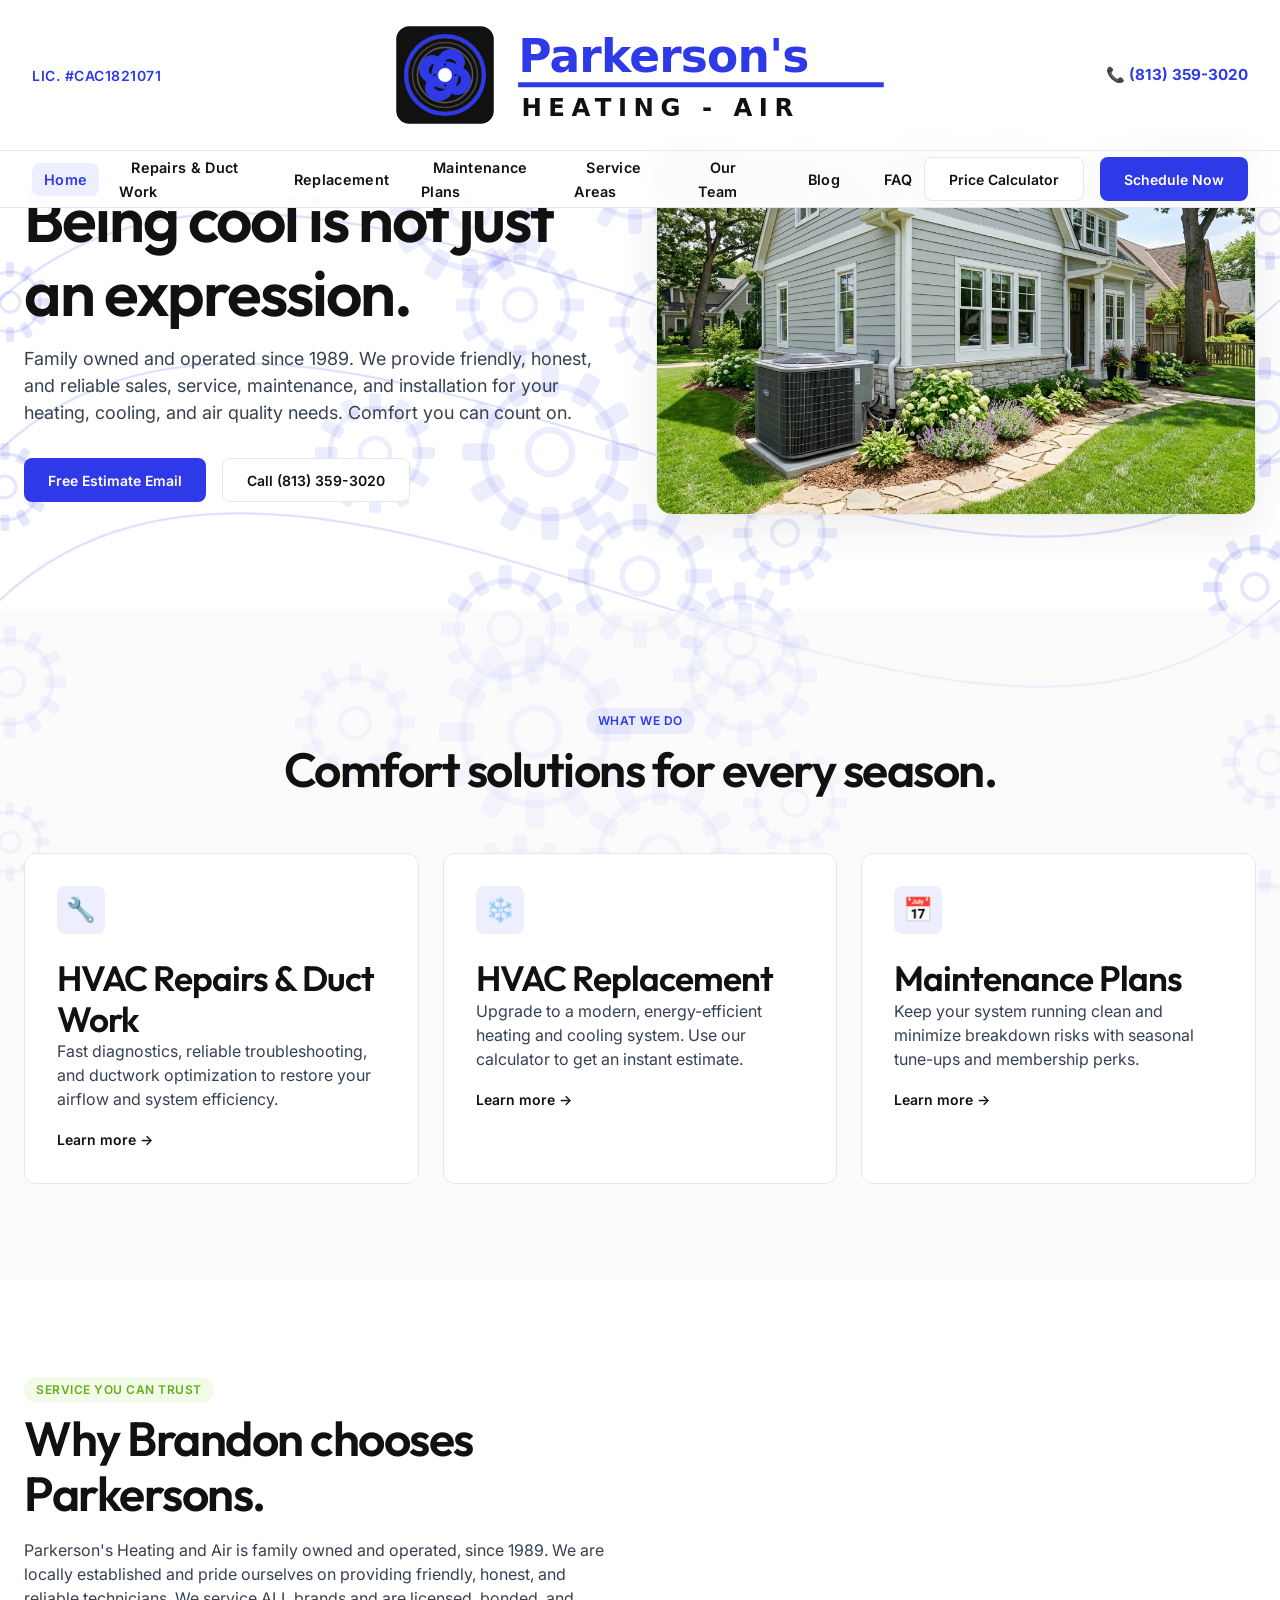
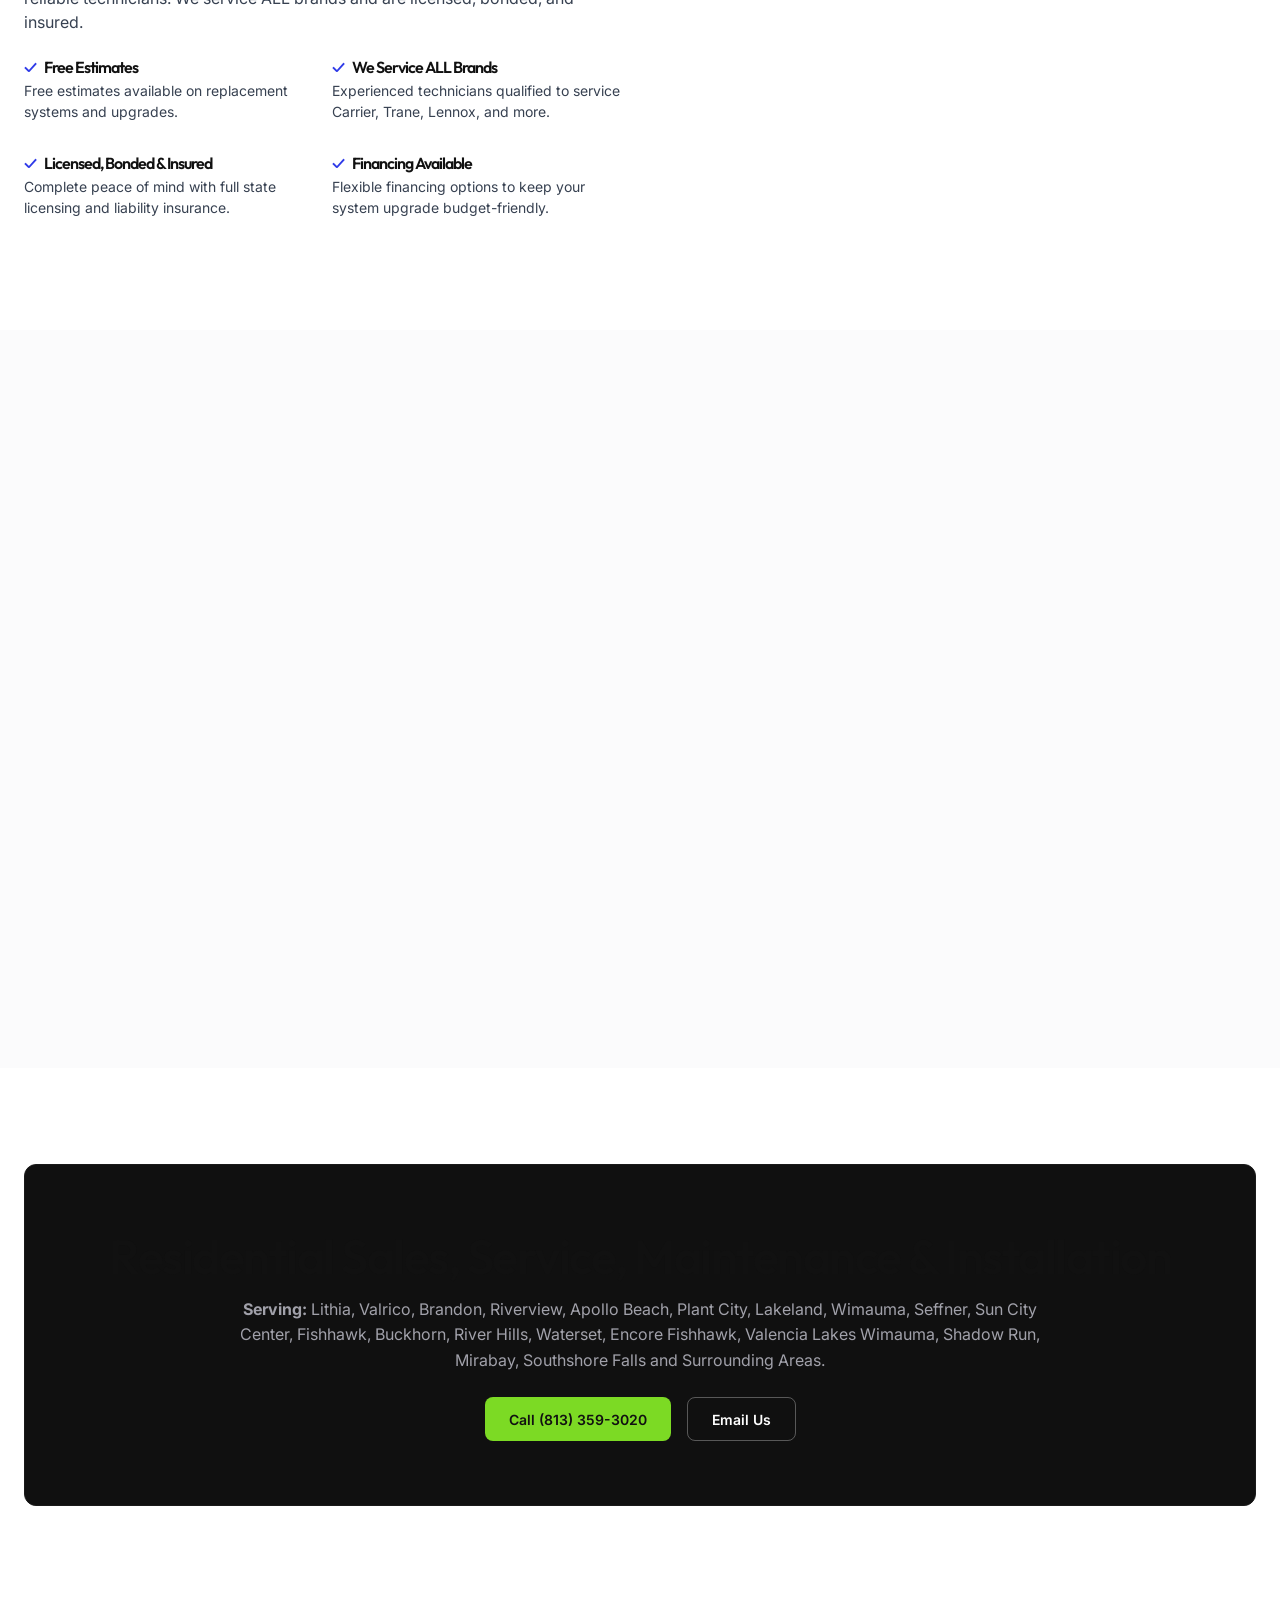
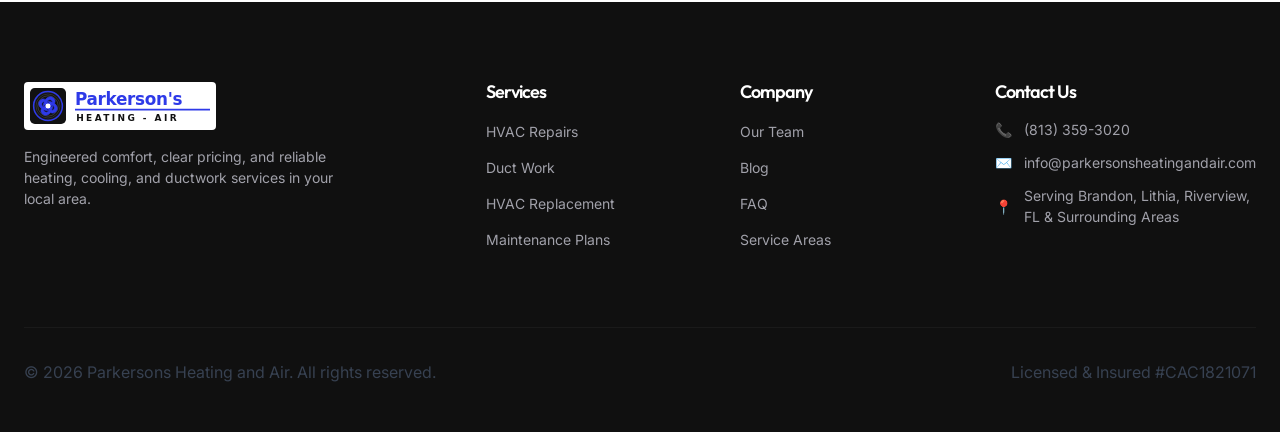
<file: index.html>
<!DOCTYPE html>
<html lang="en">
<head>
  <meta charset="UTF-8">
  <script>document.documentElement.classList.add('js')</script>
  <meta name="viewport" content="width=device-width, initial-scale=1.0">
  <title>HVAC Services | Parkersons Heating and Air</title>
  <meta name="description" content="Parkersons Heating and Air provides expert heating, cooling, ductwork, and maintenance plan services. Calculate your HVAC replacement cost with our tool.">
  <link rel="canonical" href="https://parkersonsheatingandair.com/">
  <link rel="stylesheet" href="styles.css?v=6">
  <link rel="icon" type="image/x-icon" type="image/svg+xml" href="assets/favicon.svg">
  <script type="application/ld+json">
  [
    {
      "@context": "https://schema.org",
      "@type": "LocalBusiness",
      "@id": "https://parkersonsheatingandair.com/#localbusiness",
      "name": "Parkersons Heating and Air",
      "image": "https://parkersonsheatingandair.com/assets/hvac_banner.png",
      "url": "https://parkersonsheatingandair.com/",
      "telephone": "+1-813-359-3020",
      "email": "info@parkersonsheatingandair.com",
      "priceRange": "$$",
      "address": {
        "@type": "PostalAddress",
        "streetAddress": "Serving Brandon & Surrounding Areas",
        "addressLocality": "Brandon",
        "addressRegion": "FL",
        "postalCode": "33511",
        "addressCountry": "US"
      },
      "geo": {
        "@type": "GeoCoordinates",
        "latitude": 27.9378,
        "longitude": -82.2859
      },
      "openingHoursSpecification": [
        {
          "@type": "OpeningHoursSpecification",
          "dayOfWeek": ["Monday", "Tuesday", "Wednesday", "Thursday", "Friday", "Saturday", "Sunday"],
          "opens": "00:00",
          "closes": "23:59"
        }
      ],
      "areaServed": {
        "@type": "AdministrativeArea",
        "name": "Brandon Metro Area"
      },
      "sameAs": [
        "https://www.facebook.com/ParkersonsHeatingAir",
        "https://www.instagram.com/hvac_parkersonsheating/"
      ],
      "aggregateRating": {
        "@type": "AggregateRating",
        "ratingValue": "4.9",
        "reviewCount": "145"
      },
      "review": [
        {
          "@type": "Review",
          "author": {
            "@type": "Person",
            "name": "Sarah Mitchell"
          },
          "reviewRating": {
            "@type": "Rating",
            "ratingValue": "5"
          },
          "reviewBody": "Parkersons upgraded our old heat pump unit last fall. Their price calculator matched the final quote exactly, and the team worked clean and fast."
        },
        {
          "@type": "Review",
          "author": {
            "@type": "Person",
            "name": "David Bowles"
          },
          "reviewRating": {
            "@type": "Rating",
            "ratingValue": "5"
          },
          "reviewBody": "Outstanding response time when our AC failed during a heatwave. The technician diagnosed the broken capacitor and resolved it in under an hour."
        },
        {
          "@type": "Review",
          "author": {
            "@type": "Person",
            "name": "Rebecca K."
          },
          "reviewRating": {
            "@type": "Rating",
            "ratingValue": "5"
          },
          "reviewBody": "We signed up for their Maintenance Gold Plan. Having regular tune-ups gives us peace of mind, and the tech was extremely thorough."
        }
      ]
    },
    {
      "@context": "https://schema.org",
      "@type": "WebSite",
      "@id": "https://parkersonsheatingandair.com/#website",
      "url": "https://parkersonsheatingandair.com/",
      "name": "Parkersons Heating and Air",
      "publisher": {
        "@id": "https://parkersonsheatingandair.com/#localbusiness"
      }
    },
    {
      "@context": "https://schema.org",
      "@type": "WebPage",
      "@id": "https://parkersonsheatingandair.com/#webpage",
      "url": "https://parkersonsheatingandair.com/",
      "name": "HVAC Services | Parkersons Heating and Air",
      "isPartOf": {
        "@id": "https://parkersonsheatingandair.com/#website"
      },
      "about": {
        "@id": "https://parkersonsheatingandair.com/#localbusiness"
      }
    }
  ]
  </script>
</head>
<body>


  <!-- Top Navigation -->
  <nav class="top-nav" aria-label="Main Navigation">
    <!-- Tier 1: Logo & Utility Info (Desktop only) -->
    <div class="nav-tier-top">
      <div class="container nav-container-top">
        <div class="nav-utility-left">Lic. #CAC1821071</div>
        <a href="index.html?v=3" class="logo logo-desktop" aria-label="Parkersons Heating and Air Home">
          <img src="assets/logo.svg" alt="Parkerson's Heating & Air Logo">
        </a>
        <div class="nav-utility-right">
          <a href="tel:(813)359-3020" class="nav-phone">📞 (813) 359-3020</a>
        </div>
      </div>
    </div>
    
    <!-- Tier 2: Navigation Links & CTAs -->
    <div class="nav-tier-bottom">
      <div class="container nav-container-bottom">
        <a href="index.html?v=3" class="logo logo-mobile" aria-label="Parkersons Heating and Air Home">
          <img src="assets/logo.svg" alt="Parkerson's Heating & Air Logo">
        </a>
        <button class="menu-toggle" aria-label="Toggle menu" aria-expanded="false" aria-controls="nav-list">
          ☰
        </button>
        <ul class="nav-links" id="nav-list">
          <li><a href="index.html?v=3" class="active">Home</a></li>
          <li><a href="repairs.html?v=3">Repairs &amp; Duct Work</a></li>
          <li><a href="replacement.html?v=3">Replacement</a></li>
          <li><a href="maintenance.html?v=3">Maintenance Plans</a></li>
          <li><a href="service-areas.html?v=3">Service Areas</a></li>
          <li><a href="team.html?v=3">Our Team</a></li>
          <li><a href="blog.html?v=3">Blog</a></li>
          <li><a href="faq.html?v=3">FAQ</a></li>
        </ul>
        <div class="nav-cta">
          <a href="replacement.html?v=3" class="btn btn-secondary">Price Calculator</a>
          <a href="contact.html?v=3" class="btn btn-primary">Schedule Now</a>
        </div>
      </div>
    </div>
  </nav>

  <!-- Hero Section -->
  <header class="section hero" aria-label="Welcome">
    <div class="container grid-2">
      <div class="hero-content animate-on-scroll">
        <span class="hero-subtitle">Serving Brandon, Lithia, Riverview, and Surrounding Areas</span>
        <h1>Being cool is not just an expression.</h1>
        <p class="hero-descr">Family owned and operated since 1989. We provide friendly, honest, and reliable sales, service, maintenance, and installation for your heating, cooling, and air quality needs. Comfort you can count on.</p>
        <div class="hero-actions">
          <a href="mailto:info@parkersonsheatingandair.com" class="btn btn-primary">Free Estimate Email</a>
          <a href="tel:(813)359-3020" class="btn btn-secondary">Call (813) 359-3020</a>
        </div>
      </div>
      <div class="hero-image-container animate-on-scroll" style="transition-delay: 0.1s;">
        <img src="assets/hvac_banner.png" alt="Parkersons Heating and Air hero image">
      </div>
    </div>
  </header>

  <main>
    <!-- Core Services Overview -->
    <section class="section section-alt" aria-label="Our Core Services">
      <div class="container">
        <div style="text-align: center; margin-bottom: 56px;" class="animate-on-scroll">
          <span class="badge badge-primary">What We Do</span>
          <h2 style="margin-top: var(--space-xs);">Comfort solutions for every season.</h2>
        </div>
        
        <div class="grid-3">
          <!-- Card 1 -->
          <article class="card card-white animate-on-scroll">
            <div class="card-icon" aria-hidden="true">🔧</div>
            <h3>HVAC Repairs & Duct Work</h3>
            <p>Fast diagnostics, reliable troubleshooting, and ductwork optimization to restore your airflow and system efficiency.</p>
            <a href="repairs.html?v=3" class="btn btn-text">Learn more &rarr;</a>
          </article>

          <!-- Card 2 -->
          <article class="card card-white animate-on-scroll" style="transition-delay: 0.1s;">
            <div class="card-icon" aria-hidden="true">❄️</div>
            <h3>HVAC Replacement</h3>
            <p>Upgrade to a modern, energy-efficient heating and cooling system. Use our calculator to get an instant estimate.</p>
            <a href="replacement.html?v=3" class="btn btn-text">Learn more &rarr;</a>
          </article>

          <!-- Card 3 -->
          <article class="card card-white animate-on-scroll" style="transition-delay: 0.2s;">
            <div class="card-icon" aria-hidden="true">📅</div>
            <h3>Maintenance Plans</h3>
            <p>Keep your system running clean and minimize breakdown risks with seasonal tune-ups and membership perks.</p>
            <a href="maintenance.html?v=3" class="btn btn-text">Learn more &rarr;</a>
          </article>
        </div>
      </div>
    </section>

    <!-- Trust / Value Propositions -->
    <section class="section" aria-label="Why Choose Us">
      <div class="container grid-2" style="align-items: center;">
        <div class="animate-on-scroll">
          <span class="badge badge-accent">Service You Can Trust</span>
          <h2 style="margin: var(--space-xs) 0 var(--space-md);">Why Brandon chooses Parkersons.</h2>
          <p>Parkerson's Heating and Air is family owned and operated, since 1989. We are locally established and pride ourselves on providing friendly, honest, and reliable technicians. We service ALL brands and are licensed, bonded, and insured.</p>
          
          <div class="grid-2" style="margin-top: var(--space-lg); gap: var(--space-md);">
            <div>
              <h3 style="display: flex; align-items: center; gap: 8px; font-size: 1rem;"><span style="color: var(--primary);">✓</span> Free Estimates</h3>
              <p style="font-size: 0.875rem; margin-top: 4px;">Free estimates available on replacement systems and upgrades.</p>
            </div>
            <div>
              <h3 style="display: flex; align-items: center; gap: 8px; font-size: 1rem;"><span style="color: var(--primary);">✓</span> We Service ALL Brands</h3>
              <p style="font-size: 0.875rem; margin-top: 4px;">Experienced technicians qualified to service Carrier, Trane, Lennox, and more.</p>
            </div>
            <div>
              <h3 style="display: flex; align-items: center; gap: 8px; font-size: 1rem;"><span style="color: var(--primary);">✓</span> Licensed, Bonded & Insured</h3>
              <p style="font-size: 0.875rem; margin-top: 4px;">Complete peace of mind with full state licensing and liability insurance.</p>
            </div>
            <div>
              <h3 style="display: flex; align-items: center; gap: 8px; font-size: 1rem;"><span style="color: var(--primary);">✓</span> Financing Available</h3>
              <p style="font-size: 0.875rem; margin-top: 4px;">Flexible financing options to keep your system upgrade budget-friendly.</p>
            </div>
          </div>
        </div>
      </div>
    </section>

    <!-- Customer Reviews -->
    <section class="section section-alt" aria-label="Customer Reviews">
      <div class="container">
        <div style="text-align: center; margin-bottom: 56px;" class="animate-on-scroll">
          <span class="badge badge-primary">Testimonials</span>
          <h2 style="margin-top: var(--space-xs);">What your neighbors say.</h2>
        </div>

        <div class="reviews-widget-container animate-on-scroll" style="transition-delay: 0.1s;" data-lazy-widget>
          <div class="reviews-skeleton">
            <div class="skeleton-header">
              <div class="skeleton-avatar"></div>
              <div class="skeleton-text-group">
                <div class="skeleton-line short"></div>
                <div class="skeleton-line medium"></div>
              </div>
            </div>
            <div class="skeleton-body">
              <div class="skeleton-line long"></div>
              <div class="skeleton-line long"></div>
              <div class="skeleton-line medium"></div>
            </div>
          </div>
        </div>
      </div>
    </section>

    <!-- Pre-footer CTA & Service Areas -->
    <section class="section" aria-label="Service Areas">
      <div class="container">
        <div class="card card-dark animate-on-scroll" style="text-align: center; padding: 64px var(--space-xl);">
          <h2 style="margin-bottom: var(--space-sm);">Residential Sales, Service, Maintenance &amp; Installation</h2>
          <p style="color: var(--on-dark-soft); max-width: 800px; margin: 0 auto var(--space-lg); line-height: 1.6;">
            <strong>Serving:</strong> Lithia, Valrico, Brandon, Riverview, Apollo Beach, Plant City, Lakeland, Wimauma, Seffner, Sun City Center, Fishhawk, Buckhorn, River Hills, Waterset, Encore Fishhawk, Valencia Lakes Wimauma, Shadow Run, Mirabay, Southshore Falls and Surrounding Areas.
          </p>
          <div style="display: flex; gap: var(--space-md); justify-content: center; flex-wrap: wrap;">
            <a href="tel:(813)359-3020" class="btn btn-accent">Call (813) 359-3020</a>
            <a href="mailto:info@parkersonsheatingandair.com" class="btn btn-secondary" style="background: transparent; color: #fff; border-color: rgba(255,255,255,0.3);">Email Us</a>
          </div>
        </div>
      </div>
    </section>
  </main>

  <!-- Footer -->
  <footer>
    <div class="container">
      <div class="footer-top">
        <div class="footer-info">
          <a href="index.html?v=3" class="logo" aria-label="Parkersons Heating and Air Home">
            <img src="assets/logo.svg" alt="Parkerson's Heating & Air Logo" style="height: 48px; display: block; border-radius: 4px;">
          </a>
          <p>Engineered comfort, clear pricing, and reliable heating, cooling, and ductwork services in your local area.</p>
        </div>
        <div class="footer-col">
          <h3 style="font-size: 1.125rem; font-weight: 600; margin-bottom: var(--space-md); color: #fff;">Services</h3>
          <ul class="footer-links">
            <li><a href="repairs.html?v=3">HVAC Repairs</a></li>
            <li><a href="repairs.html?v=3#ductwork">Duct Work</a></li>
            <li><a href="replacement.html?v=3">HVAC Replacement</a></li>
            <li><a href="maintenance.html?v=3">Maintenance Plans</a></li>
          </ul>
        </div>
        <div class="footer-col">
          <h3 style="font-size: 1.125rem; font-weight: 600; margin-bottom: var(--space-md); color: #fff;">Company</h3>
          <ul class="footer-links">
            <li><a href="team.html?v=3">Our Team</a></li>
            <li><a href="blog.html?v=3">Blog</a></li>
            <li><a href="faq.html?v=3">FAQ</a></li>
            <li><a href="service-areas.html?v=3">Service Areas</a></li>
          </ul>
        </div>
        <div class="footer-col">
          <h3 style="font-size: 1.125rem; font-weight: 600; margin-bottom: var(--space-md); color: #fff;">Contact Us</h3>
          <ul class="contact-list">
            <li><span>📞</span> (813) 359-3020</li>
            <li><span>✉️</span> info@parkersonsheatingandair.com</li>
            <li><span>📍</span> Serving Brandon, Lithia, Riverview, FL &amp; Surrounding Areas</li>
          </ul>
        </div>
      </div>
      <div class="footer-bottom">
        <p>&copy; 2026 Parkersons Heating and Air. All rights reserved.</p>
        <p>Licensed &amp; Insured #CAC1821071</p>
      </div>
    </div>
  </footer>

  <script src="app.js?v=6"></script>
</body>
</html>
</file>
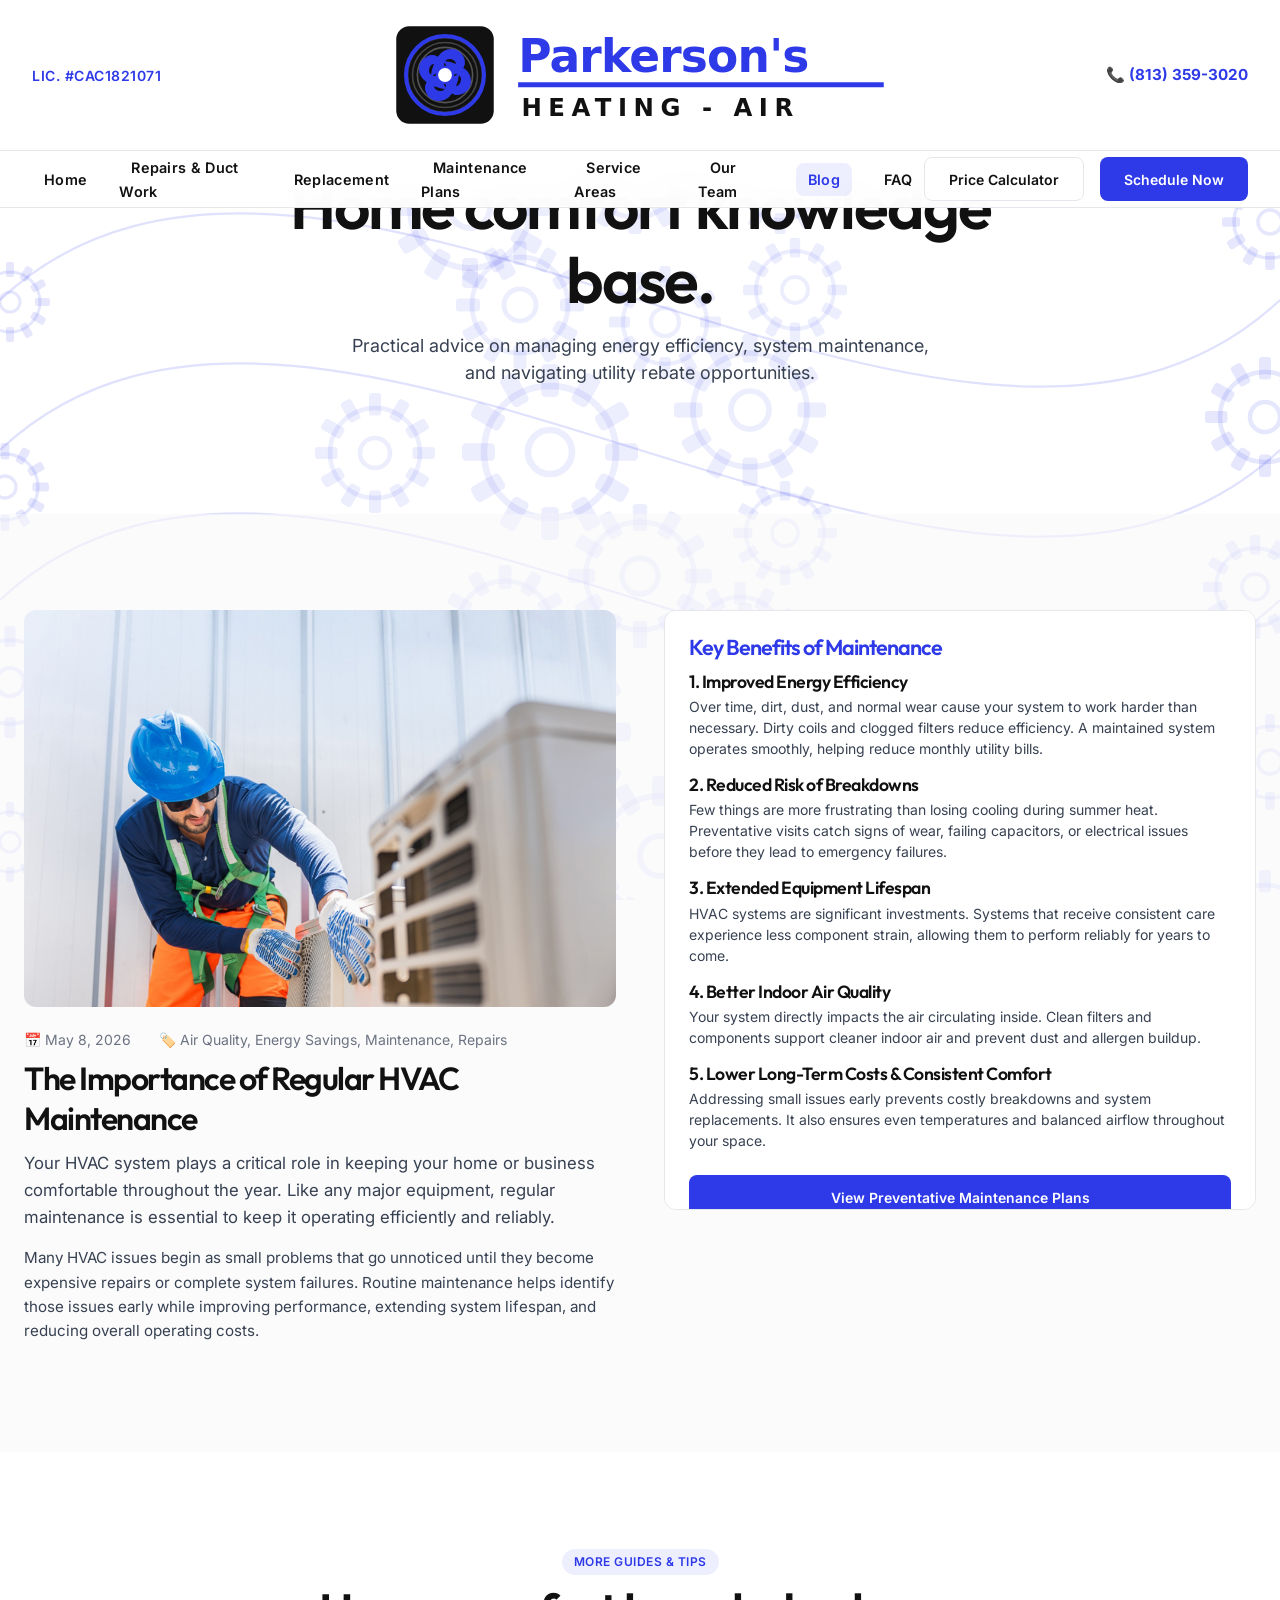
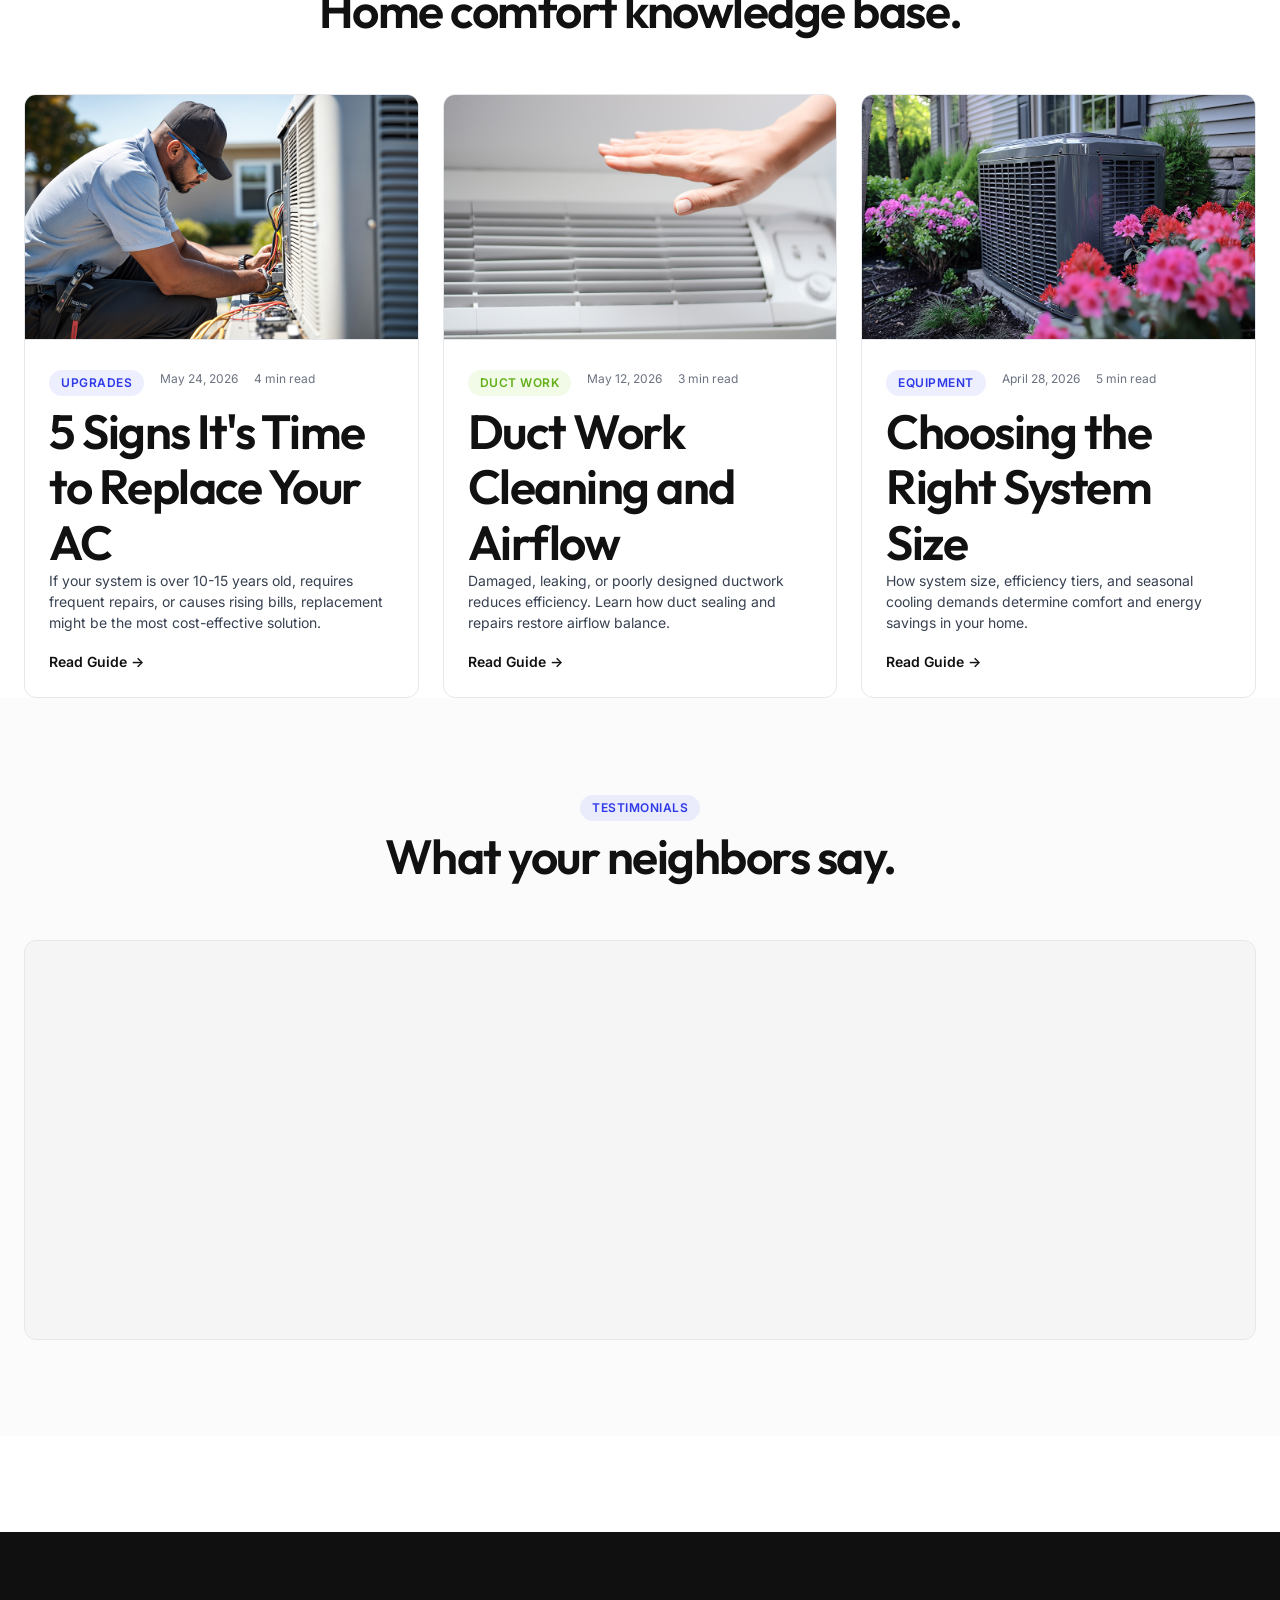
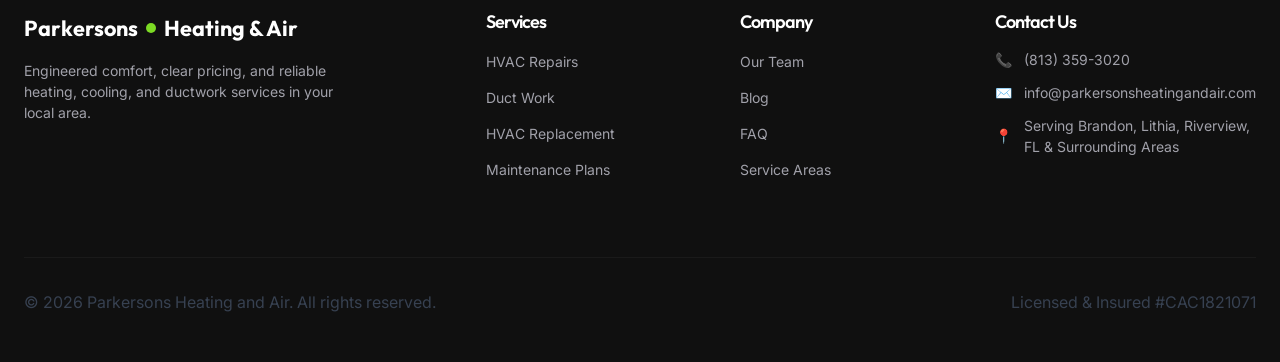
<file: blog.html>
<!DOCTYPE html>

<html lang="en">

<head>

  <meta charset="UTF-8">

  <script>document.documentElement.classList.add('js')</script>

  <meta name="viewport" content="width=device-width, initial-scale=1.0">

  <title>Blog & HVAC Guides | Parkersons Heating and Air</title>

  <meta name="description" content="Read expert heating and cooling guides, maintenance tips, and federal tax credit explanations on the Parkersons Heating and Air blog.">

  <link rel="canonical" href="https://parkersonsheatingandair.com/blog.html">

  <link rel="stylesheet" href="styles.css?v=6">
  <link rel="icon" type="image/x-icon" type="image/svg+xml" href="assets/favicon.svg">

  <script type="application/ld+json">

  [

    {

      "@context": "https://schema.org",

      "@type": "LocalBusiness",

      "@id": "https://parkersonsheatingandair.com/#localbusiness",

      "name": "Parkersons Heating and Air",

      "image": "https://parkersonsheatingandair.com/assets/hvac_banner.png",

      "url": "https://parkersonsheatingandair.com/",

      "telephone": "+1-813-359-3020",

      "email": "info@parkersonsheatingandair.com",

      "priceRange": "$$",

      "address": {

        "@type": "PostalAddress",

        "streetAddress": "Serving Brandon & Surrounding Areas",

        "addressLocality": "Brandon",

        "addressRegion": "FL",

        "postalCode": "33511",

        "addressCountry": "US"

      },

      "geo": {

        "@type": "GeoCoordinates",

        "latitude": 27.9378,

        "longitude": -82.2859

      },

      "openingHoursSpecification": [

        {

          "@type": "OpeningHoursSpecification",

          "dayOfWeek": ["Monday", "Tuesday", "Wednesday", "Thursday", "Friday", "Saturday", "Sunday"],

          "opens": "00:00",

          "closes": "23:59"

        }

      ],

      "areaServed": {

        "@type": "AdministrativeArea",

        "name": "Brandon Metro Area"

      }

    },

    {

      "@context": "https://schema.org",

      "@type": "CollectionPage",

      "@id": "https://parkersonsheatingandair.com/blog.html#webpage",

      "url": "https://parkersonsheatingandair.com/blog.html",

      "name": "Blog & HVAC Guides | Parkersons Heating and Air",

      "description": "Read expert heating and cooling guides, maintenance tips, and federal tax credit explanations on the Parkersons Heating and Air blog.",

      "isPartOf": {

        "@type": "WebSite",

        "@id": "https://parkersonsheatingandair.com/#website",

        "url": "https://parkersonsheatingandair.com/",

        "name": "Parkersons Heating and Air"

      },

      "about": {

        "@id": "https://parkersonsheatingandair.com/#localbusiness"

      }

    }

  ]

  </script>

</head>

<body>



  <!-- Top Navigation -->
  <nav class="top-nav" aria-label="Main Navigation">
    <!-- Tier 1: Logo & Utility Info (Desktop only) -->
    <div class="nav-tier-top">
      <div class="container nav-container-top">
        <div class="nav-utility-left">Lic. #CAC1821071</div>
        <a href="index.html?v=3" class="logo logo-desktop" aria-label="Parkersons Heating and Air Home">
          <img src="assets/logo.svg" alt="Parkerson's Heating & Air Logo">
        </a>
        <div class="nav-utility-right">
          <a href="tel:(813)359-3020" class="nav-phone">📞 (813) 359-3020</a>
        </div>
      </div>
    </div>
    
    <!-- Tier 2: Navigation Links & CTAs -->
    <div class="nav-tier-bottom">
      <div class="container nav-container-bottom">
        <a href="index.html?v=3" class="logo logo-mobile" aria-label="Parkersons Heating and Air Home">
          <img src="assets/logo.svg" alt="Parkerson's Heating & Air Logo">
        </a>
        <button class="menu-toggle" aria-label="Toggle menu" aria-expanded="false" aria-controls="nav-list">
          ☰
        </button>
        <ul class="nav-links" id="nav-list">
          <li><a href="index.html?v=3">Home</a></li>
          <li><a href="repairs.html?v=3">Repairs &amp; Duct Work</a></li>
          <li><a href="replacement.html?v=3">Replacement</a></li>
          <li><a href="maintenance.html?v=3">Maintenance Plans</a></li>
          <li><a href="service-areas.html?v=3">Service Areas</a></li>
          <li><a href="team.html?v=3">Our Team</a></li>
          <li><a href="blog.html?v=3" class="active">Blog</a></li>
          <li><a href="faq.html?v=3">FAQ</a></li>
        </ul>
        <div class="nav-cta">
          <a href="replacement.html?v=3" class="btn btn-secondary">Price Calculator</a>
          <a href="contact.html?v=3" class="btn btn-primary">Schedule Now</a>
        </div>
      </div>
    </div>
  </nav>



  <!-- Hero Section -->

  <header class="section hero" aria-label="Blog Section Introduction">

    <div class="container" style="max-width: 800px; text-align: center;">

      <div class="hero-content animate-on-scroll">

        <span class="hero-subtitle">HVAC Guides & Tips</span>

        <h1>Home comfort knowledge base.</h1>

        <p class="hero-descr" style="margin-left: auto; margin-right: auto;">Practical advice on managing energy efficiency, system maintenance, and navigating utility rebate opportunities.</p>

      </div>

    </div>

  </header>



  <!-- Featured Article -->

  <section class="section section-alt" aria-label="Featured Article">

    <div class="container grid-2" style="align-items: flex-start; gap: var(--space-xxl);">

      <div class="animate-on-scroll">

        <img src="assets/canva-blog.jpg" alt="Homeowner reviewing energy savings from well-maintained HVAC system" style="border-radius: var(--rounded-lg); width: 100%; height: auto; margin-bottom: var(--space-md);">

        <div class="blog-meta" style="margin-bottom: var(--space-xs); font-size: 0.875rem; color: var(--muted);">

          <span>📅 May 8, 2026</span>

          <span style="margin-left: 12px;">🏷️ Air Quality, Energy Savings, Maintenance, Repairs</span>

        </div>

        <h2 style="font-size: 2rem; margin-bottom: var(--space-sm); line-height: 1.25;">The Importance of Regular HVAC Maintenance</h2>

        <p style="font-size: 1.05rem; line-height: 1.6; margin-bottom: var(--space-md); color: var(--body);">Your HVAC system plays a critical role in keeping your home or business comfortable throughout the year. Like any major equipment, regular maintenance is essential to keep it operating efficiently and reliably.</p>

        <p style="font-size: 0.95rem; line-height: 1.6; margin-bottom: var(--space-sm);">Many HVAC issues begin as small problems that go unnoticed until they become expensive repairs or complete system failures. Routine maintenance helps identify those issues early while improving performance, extending system lifespan, and reducing overall operating costs.</p>

      </div>

      <div class="card card-white animate-on-scroll" style="padding: var(--space-lg); max-height: 600px; overflow-y: auto;">

        <h3 style="font-size: 1.35rem; color: var(--primary); margin-bottom: var(--space-sm);">Key Benefits of Maintenance</h3>

        

        <div style="margin-bottom: var(--space-md);">

          <h4 style="font-size: 1.1rem; margin-bottom: 4px;">1. Improved Energy Efficiency</h4>

          <p style="font-size: 0.875rem; line-height: 1.5; color: var(--body);">Over time, dirt, dust, and normal wear cause your system to work harder than necessary. Dirty coils and clogged filters reduce efficiency. A maintained system operates smoothly, helping reduce monthly utility bills.</p>

        </div>



        <div style="margin-bottom: var(--space-md);">

          <h4 style="font-size: 1.1rem; margin-bottom: 4px;">2. Reduced Risk of Breakdowns</h4>

          <p style="font-size: 0.875rem; line-height: 1.5; color: var(--body);">Few things are more frustrating than losing cooling during summer heat. Preventative visits catch signs of wear, failing capacitors, or electrical issues before they lead to emergency failures.</p>

        </div>



        <div style="margin-bottom: var(--space-md);">

          <h4 style="font-size: 1.1rem; margin-bottom: 4px;">3. Extended Equipment Lifespan</h4>

          <p style="font-size: 0.875rem; line-height: 1.5; color: var(--body);">HVAC systems are significant investments. Systems that receive consistent care experience less component strain, allowing them to perform reliably for years to come.</p>

        </div>



        <div style="margin-bottom: var(--space-md);">

          <h4 style="font-size: 1.1rem; margin-bottom: 4px;">4. Better Indoor Air Quality</h4>

          <p style="font-size: 0.875rem; line-height: 1.5; color: var(--body);">Your system directly impacts the air circulating inside. Clean filters and components support cleaner indoor air and prevent dust and allergen buildup.</p>

        </div>



        <div style="margin-bottom: var(--space-md);">

          <h4 style="font-size: 1.1rem; margin-bottom: 4px;">5. Lower Long-Term Costs &amp; Consistent Comfort</h4>

          <p style="font-size: 0.875rem; line-height: 1.5; color: var(--body);">Addressing small issues early prevents costly breakdowns and system replacements. It also ensures even temperatures and balanced airflow throughout your space.</p>

        </div>



        <div style="text-align: center; margin-top: var(--space-lg);">

          <a href="maintenance.html?v=3" class="btn btn-primary" style="width: 100%;">View Preventative Maintenance Plans</a>

        </div>

      </div>

    </div>

  </section>



  <!-- More Articles Grid -->

  <main class="section" aria-label="Blog Articles">

    <div class="container">

      <div style="text-align: center; margin-bottom: 56px;" class="animate-on-scroll">

        <span class="badge badge-primary">More Guides &amp; Tips</span>

        <h2 style="margin-top: var(--space-xs);">Home comfort knowledge base.</h2>

      </div>



      <div class="grid-3 animate-on-scroll">

        <!-- Post 1 -->

        <article class="blog-card">

          <img src="assets/hvac-replacement-service.jpg" alt="Modern clean outdoor air conditioner condenser unit after replacement" class="blog-img">

          <div class="blog-content">

            <div class="blog-meta">

              <span class="badge badge-primary">Upgrades</span>

              <span>May 24, 2026</span>

              <span>4 min read</span>

            </div>

            <h2>5 Signs It's Time to Replace Your AC</h2>

            <p>If your system is over 10-15 years old, requires frequent repairs, or causes rising bills, replacement might be the most cost-effective solution.</p>

            <a href="replacement.html?v=3" class="btn btn-text" style="font-weight:600;">Read Guide &rarr;</a>

          </div>

        </article>



        <!-- Post 2 -->

        <article class="blog-card" style="transition-delay: 0.1s;">

          <img src="assets/commercial-hvac.jpg" alt="Commercial air conditioning systems on the roof of business building" class="blog-img">

          <div class="blog-content">

            <div class="blog-meta">

              <span class="badge badge-accent">Duct Work</span>

              <span>May 12, 2026</span>

              <span>3 min read</span>

            </div>

            <h2>Duct Work Cleaning and Airflow</h2>

            <p>Damaged, leaking, or poorly designed ductwork reduces efficiency. Learn how duct sealing and repairs restore airflow balance.</p>

            <a href="repairs.html?v=3" class="btn btn-text" style="font-weight:600;">Read Guide &rarr;</a>

          </div>

        </article>



        <!-- Post 3 -->

        <article class="blog-card" style="transition-delay: 0.2s;">

          <img src="assets/hvac-replacement.jpg" alt="Homeowner discussing replacement options with a technician" class="blog-img">

          <div class="blog-content">

            <div class="blog-meta">

              <span class="badge badge-primary">Equipment</span>

              <span>April 28, 2026</span>

              <span>5 min read</span>

            </div>

            <h2>Choosing the Right System Size</h2>

            <p>How system size, efficiency tiers, and seasonal cooling demands determine comfort and energy savings in your home.</p>

            <a href="replacement.html#calculator" class="btn btn-text" style="font-weight:600;">Read Guide &rarr;</a>

          </div>

        </article>

      </div>

    </div>

    <!-- Customer Reviews -->
    <section class="section section-alt" aria-label="Customer Reviews">
      <div class="container">
        <div style="text-align: center; margin-bottom: 56px;" class="animate-on-scroll">
          <span class="badge badge-primary">Testimonials</span>
          <h2 style="margin-top: var(--space-xs);">What your neighbors say.</h2>
        </div>

        <div class="reviews-widget-container animate-on-scroll" style="transition-delay: 0.1s;" data-lazy-widget>
          <div class="reviews-skeleton">
            <div class="skeleton-header">
              <div class="skeleton-avatar"></div>
              <div class="skeleton-text-group">
                <div class="skeleton-line short"></div>
                <div class="skeleton-line medium"></div>
              </div>
            </div>
            <div class="skeleton-body">
              <div class="skeleton-line long"></div>
              <div class="skeleton-line long"></div>
              <div class="skeleton-line medium"></div>
            </div>
          </div>
        </div>
      </div>
    </section>

  </main>



  <!-- Footer -->

  <footer>

    <div class="container">

      <div class="footer-top">

        <div class="footer-info">

          <a href="index.html?v=3" class="logo" style="color: #fff;" aria-label="Parkersons Heating and Air Home">

            Parkersons<span class="logo-dot" aria-hidden="true"></span>Heating & Air

          </a>

          <p>Engineered comfort, clear pricing, and reliable heating, cooling, and ductwork services in your local area.</p>

        </div>

        <div class="footer-col">

          <h3 style="font-size: 1.125rem; font-weight: 600; margin-bottom: var(--space-md); color: #fff;">Services</h3>

          <ul class="footer-links">

            <li><a href="repairs.html?v=3">HVAC Repairs</a></li>

            <li><a href="repairs.html?v=3#ductwork">Duct Work</a></li>

            <li><a href="replacement.html?v=3">HVAC Replacement</a></li>

            <li><a href="maintenance.html?v=3">Maintenance Plans</a></li>

          </ul>

        </div>

        <div class="footer-col">

          <h3 style="font-size: 1.125rem; font-weight: 600; margin-bottom: var(--space-md); color: #fff;">Company</h3>

          <ul class="footer-links">

            <li><a href="team.html?v=3">Our Team</a></li>

            <li><a href="blog.html?v=3">Blog</a></li>

            <li><a href="faq.html?v=3">FAQ</a></li>
            <li><a href="service-areas.html?v=3">Service Areas</a></li>

          </ul>

        </div>

        <div class="footer-col">

          <h3 style="font-size: 1.125rem; font-weight: 600; margin-bottom: var(--space-md); color: #fff;">Contact Us</h3>

          <ul class="contact-list">

            <li><span>📞</span> (813) 359-3020</li>

            <li><span>✉️</span> info@parkersonsheatingandair.com</li>

            <li><span>📍</span> Serving Brandon, Lithia, Riverview, FL &amp; Surrounding Areas</li>

          </ul>

        </div>

      </div>

      <div class="footer-bottom">
        <p>&copy; 2026 Parkersons Heating and Air. All rights reserved.</p>
        <p>Licensed &amp; Insured #CAC1821071</p>
      </div>

    </div>

  </footer>



  <script src="app.js?v=6"></script>

</body>

</html>
</file>
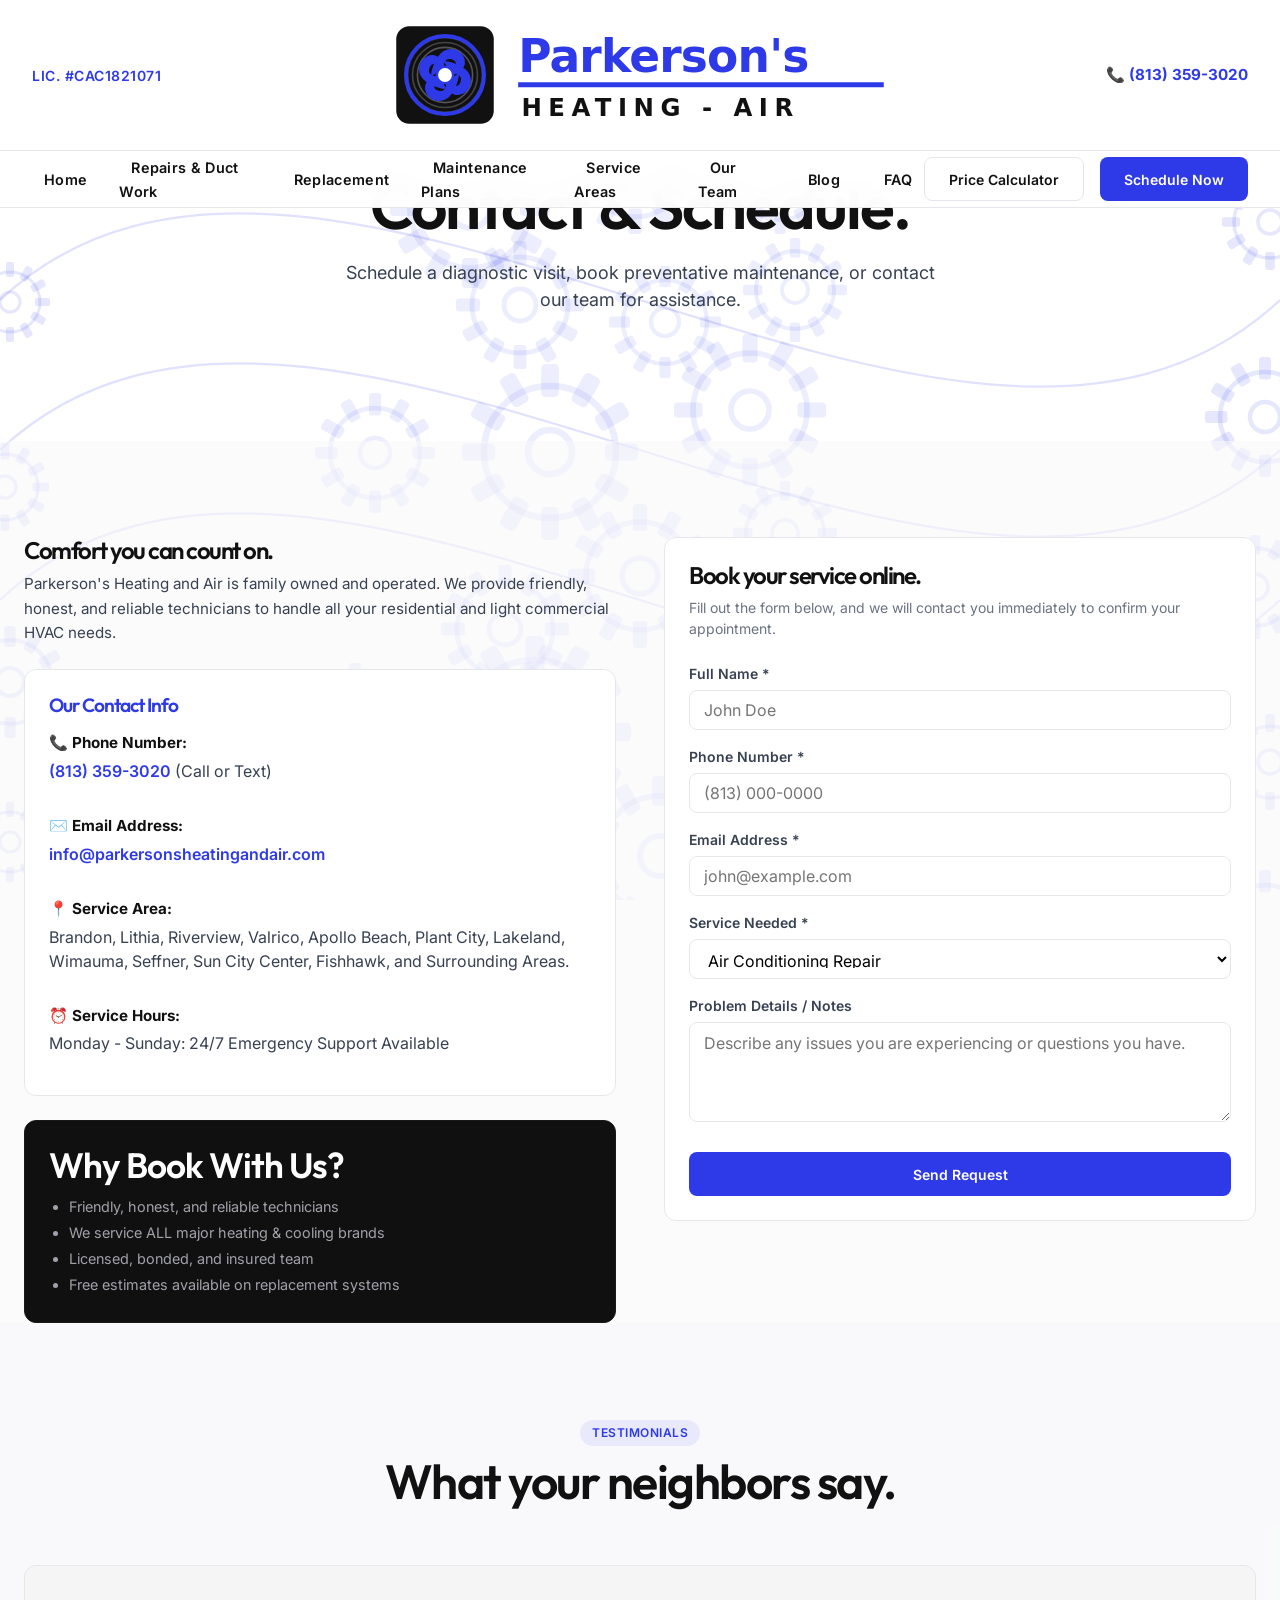
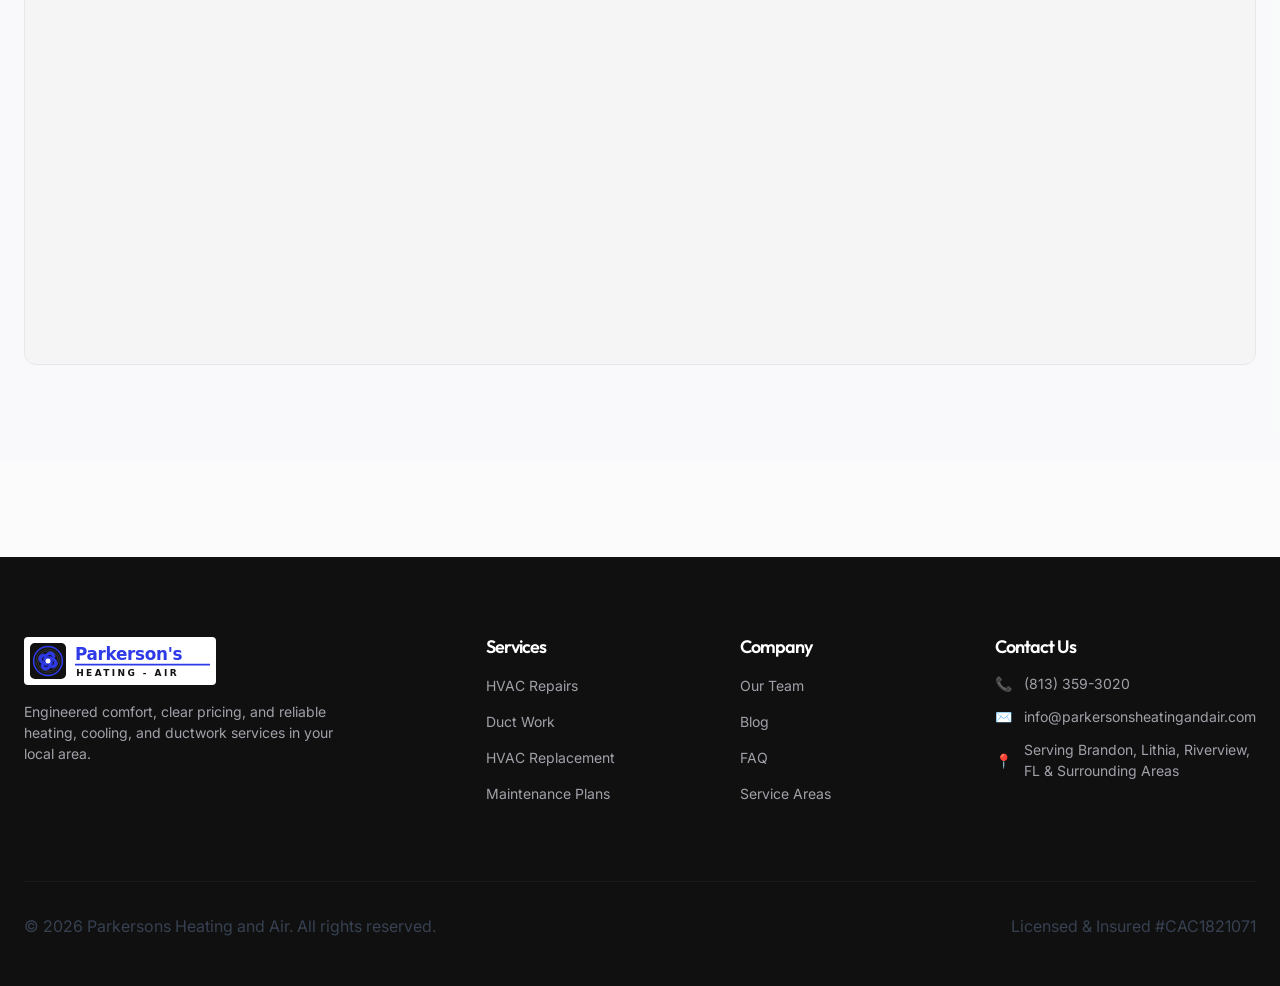
<file: contact.html>
<!DOCTYPE html>
<html lang="en">
<head>
  <meta charset="UTF-8">
  <script>document.documentElement.classList.add('js')</script>
  <meta name="viewport" content="width=device-width, initial-scale=1.0">
  <title>Frequently Asked Questions | Parkersons Heating and Air</title>
  <meta name="description" content="Find answers to common questions about HVAC repairs, system upgrade costs, SEER efficiency ratings, and maintenance plans from Parkersons Heating and Air.">
  <link rel="canonical" href="https://parkersonsheatingandair.com/contact.html">
  <link rel="stylesheet" href="styles.css?v=6">
  <link rel="icon" type="image/x-icon" type="image/svg+xml" href="assets/favicon.svg">
  <script type="application/ld+json">
  [
    {
      "@context": "https://schema.org",
      "@type": "LocalBusiness",
      "@id": "https://parkersonsheatingandair.com/#localbusiness",
      "name": "Parkersons Heating and Air",
      "image": "https://parkersonsheatingandair.com/assets/hvac_banner.png",
      "url": "https://parkersonsheatingandair.com/",
      "telephone": "+1-813-359-3020",
      "email": "info@parkersonsheatingandair.com",
      "priceRange": "$$",
      "address": {
        "@type": "PostalAddress",
        "streetAddress": "Serving Brandon & Surrounding Areas",
        "addressLocality": "Brandon",
        "addressRegion": "FL",
        "postalCode": "33511",
        "addressCountry": "US"
      },
      "geo": {
        "@type": "GeoCoordinates",
        "latitude": 27.9378,
        "longitude": -82.2859
      },
      "openingHoursSpecification": [
        {
          "@type": "OpeningHoursSpecification",
          "dayOfWeek": ["Monday", "Tuesday", "Wednesday", "Thursday", "Friday", "Saturday", "Sunday"],
          "opens": "00:00",
          "closes": "23:59"
        }
      ],
      "areaServed": {
        "@type": "AdministrativeArea",
        "name": "Brandon Metro Area"
      }
    },
    {
      "@context": "https://schema.org",
      "@type": "WebPage",
      "@id": "https://parkersonsheatingandair.com/faq.html#webpage",
      "url": "https://parkersonsheatingandair.com/faq.html",
      "name": "Frequently Asked Questions | Parkersons Heating and Air",
      "description": "Find answers to common questions about HVAC repairs, system upgrade costs, SEER efficiency ratings, and maintenance plans from Parkersons Heating and Air.",
      "isPartOf": {
        "@type": "WebSite",
        "@id": "https://parkersonsheatingandair.com/#website",
        "url": "https://parkersonsheatingandair.com/",
        "name": "Parkersons Heating and Air"
      },
      "about": {
        "@id": "https://parkersonsheatingandair.com/#localbusiness"
      }
    }
  ]
  </script>
</head>
<body>

  <!-- Top Navigation -->
  <nav class="top-nav" aria-label="Main Navigation">
    <!-- Tier 1: Logo & Utility Info (Desktop only) -->
    <div class="nav-tier-top">
      <div class="container nav-container-top">
        <div class="nav-utility-left">Lic. #CAC1821071</div>
        <a href="index.html?v=3" class="logo logo-desktop" aria-label="Parkersons Heating and Air Home">
          <img src="assets/logo.svg" alt="Parkerson's Heating & Air Logo">
        </a>
        <div class="nav-utility-right">
          <a href="tel:(813)359-3020" class="nav-phone">📞 (813) 359-3020</a>
        </div>
      </div>
    </div>
    
    <!-- Tier 2: Navigation Links & CTAs -->
    <div class="nav-tier-bottom">
      <div class="container nav-container-bottom">
        <a href="index.html?v=3" class="logo logo-mobile" aria-label="Parkersons Heating and Air Home">
          <img src="assets/logo.svg" alt="Parkerson's Heating & Air Logo">
        </a>
        <button class="menu-toggle" aria-label="Toggle menu" aria-expanded="false" aria-controls="nav-list">
          ☰
        </button>
        <ul class="nav-links" id="nav-list">
          <li><a href="index.html?v=3">Home</a></li>
          <li><a href="repairs.html?v=3">Repairs &amp; Duct Work</a></li>
          <li><a href="replacement.html?v=3">Replacement</a></li>
          <li><a href="maintenance.html?v=3">Maintenance Plans</a></li>
          <li><a href="service-areas.html?v=3">Service Areas</a></li>
          <li><a href="team.html?v=3">Our Team</a></li>
          <li><a href="blog.html?v=3">Blog</a></li>
          <li><a href="faq.html?v=3">FAQ</a></li>
        </ul>
        <div class="nav-cta">
          <a href="replacement.html?v=3" class="btn btn-secondary">Price Calculator</a>
          <a href="contact.html?v=3" class="btn btn-primary">Schedule Now</a>
        </div>
      </div>
    </div>
  </nav>

  <!-- Hero Section -->
    <!-- Hero Section -->
  <header class="section hero" aria-label="Contact Section Introduction">
    <div class="container" style="max-width: 800px; text-align: center;">
      <div class="hero-content animate-on-scroll">
        <span class="hero-subtitle">Get in Touch</span>
        <h1>Contact &amp; Schedule.</h1>
        <p class="hero-descr" style="margin-left: auto; margin-right: auto;">Schedule a diagnostic visit, book preventative maintenance, or contact our team for assistance.</p>
      </div>
    </div>
  </header>

  <!-- Contact & Booking Section -->
  <main class="section section-alt" aria-label="Contact and Scheduling Forms">
    <div class="container grid-2" style="align-items: flex-start; gap: var(--space-xxl);">
      
      <!-- Contact Info Details -->
      <div class="animate-on-scroll">
        <h2 style="font-size: 1.5rem; margin-bottom: var(--space-xs);">Comfort you can count on.</h2>
        <p style="font-size: 0.95rem; line-height: 1.6; margin-bottom: var(--space-lg);">Parkerson's Heating and Air is family owned and operated. We provide friendly, honest, and reliable technicians to handle all your residential and light commercial HVAC needs.</p>
        
        <div class="card card-white" style="padding: var(--space-lg); border-radius: var(--rounded-lg); margin-bottom: var(--space-lg);">
          <h3 style="font-size: 1.2rem; color: var(--primary); margin-bottom: var(--space-md);">Our Contact Info</h3>
          <div style="display: grid; gap: var(--space-md); font-size: 0.95rem;">
            <div>
              <strong style="color: var(--ink);">📞 Phone Number:</strong>
              <p style="margin-top: 4px;"><a href="tel:(813)359-3020" style="color: var(--primary); text-decoration: none; font-weight: 600;">(813) 359-3020</a> (Call or Text)</p>
            </div>
            <div>
              <strong style="color: var(--ink);">✉️ Email Address:</strong>
              <p style="margin-top: 4px;"><a href="mailto:info@parkersonsheatingandair.com" style="color: var(--primary); text-decoration: none; font-weight: 600;">info@parkersonsheatingandair.com</a></p>
            </div>
            <div>
              <strong style="color: var(--ink);">📍 Service Area:</strong>
              <p style="margin-top: 4px;">Brandon, Lithia, Riverview, Valrico, Apollo Beach, Plant City, Lakeland, Wimauma, Seffner, Sun City Center, Fishhawk, and Surrounding Areas.</p>
            </div>
            <div>
              <strong style="color: var(--ink);">⏰ Service Hours:</strong>
              <p style="margin-top: 4px;">Monday - Sunday: 24/7 Emergency Support Available</p>
            </div>
          </div>
        </div>

        <div class="card card-dark" style="padding: var(--space-lg); border-radius: var(--rounded-lg);">
          <h3 style="margin-bottom: var(--space-xs); color: #fff;">Why Book With Us?</h3>
          <ul style="color: var(--on-dark-soft); padding-left: 20px; line-height: 1.8; font-size: 0.9rem;">
            <li>Friendly, honest, and reliable technicians</li>
            <li>We service ALL major heating &amp; cooling brands</li>
            <li>Licensed, bonded, and insured team</li>
            <li>Free estimates available on replacement systems</li>
          </ul>
        </div>
      </div>

      <!-- Booking Form -->
      <div class="card card-white animate-on-scroll" style="border-radius: var(--rounded-lg); padding: var(--space-lg);">
        <h2 style="font-size: 1.5rem; margin-bottom: var(--space-xs);">Book your service online.</h2>
        <p style="font-size: 0.875rem; color: var(--muted); margin-bottom: var(--space-lg);">Fill out the form below, and we will contact you immediately to confirm your appointment.</p>
        
        <form id="contact-booking-form" onsubmit="event.preventDefault(); document.getElementById('booking-success').style.display='block'; this.style.display='none';">
          <div style="margin-bottom: var(--space-md);">
            <label for="name" style="display: block; font-size: 0.875rem; font-weight: 600; margin-bottom: 6px;">Full Name *</label>
            <input type="text" id="name" required placeholder="John Doe" style="width:100%; height:40px; padding:10px 14px; border:1px solid var(--hairline); border-radius:var(--rounded-md); font-family:var(--font-body); font-size:16px;">
          </div>
          <div style="margin-bottom: var(--space-md);">
            <label for="phone" style="display: block; font-size: 0.875rem; font-weight: 600; margin-bottom: 6px;">Phone Number *</label>
            <input type="tel" id="phone" required placeholder="(813) 000-0000" style="width:100%; height:40px; padding:10px 14px; border:1px solid var(--hairline); border-radius:var(--rounded-md); font-family:var(--font-body); font-size:16px;">
          </div>
          <div style="margin-bottom: var(--space-md);">
            <label for="email" style="display: block; font-size: 0.875rem; font-weight: 600; margin-bottom: 6px;">Email Address *</label>
            <input type="email" id="email" required placeholder="john@example.com" style="width:100%; height:40px; padding:10px 14px; border:1px solid var(--hairline); border-radius:var(--rounded-md); font-family:var(--font-body); font-size:16px;">
          </div>
          <div style="margin-bottom: var(--space-md);">
            <label for="service-type" style="display: block; font-size: 0.875rem; font-weight: 600; margin-bottom: 6px;">Service Needed *</label>
            <select id="service-type" required style="width:100%; height:40px; padding:10px 14px; border:1px solid var(--hairline); border-radius:var(--rounded-md); font-family:var(--font-body); font-size:16px; background-color: var(--canvas);">
              <option value="ac-repair">Air Conditioning Repair</option>
              <option value="heating-repair">Heating &amp; Furnace Repair</option>
              <option value="tuneup">Seasonal System Tune-up</option>
              <option value="duct-clean">Duct Cleaning &amp; Sanitizing</option>
              <option value="duct-seal">Duct Sealing &amp; Balancing</option>
              <option value="general-inquiry">General Question / Other</option>
            </select>
          </div>
          <div style="margin-bottom: var(--space-lg);">
            <label for="details" style="display: block; font-size: 0.875rem; font-weight: 600; margin-bottom: 6px;">Problem Details / Notes</label>
            <textarea id="details" placeholder="Describe any issues you are experiencing or questions you have." style="width:100%; height:100px; padding:10px 14px; border:1px solid var(--hairline); border-radius:var(--rounded-md); font-family:var(--font-body); font-size:16px; resize:vertical;"></textarea>
          </div>
          <div>
            <button type="submit" class="btn btn-primary" style="width: 100%;">Send Request</button>
          </div>
        </form>

        <!-- Success Message -->
        <div id="booking-success" style="display: none; text-align: center; padding: var(--space-lg) 0;">
          <div style="font-size: 3rem; margin-bottom: var(--space-md); color: var(--success);">✓</div>
          <h3 style="margin-bottom: var(--space-xs);">Request Received!</h3>
          <p>Thank you. We have received your booking request and will call or email you shortly to confirm details.</p>
        </div>
      </div>

    </div>

    <!-- Customer Reviews -->
    <section class="section section-alt" aria-label="Customer Reviews">
      <div class="container">
        <div style="text-align: center; margin-bottom: 56px;" class="animate-on-scroll">
          <span class="badge badge-primary">Testimonials</span>
          <h2 style="margin-top: var(--space-xs);">What your neighbors say.</h2>
        </div>

        <div class="reviews-widget-container animate-on-scroll" style="transition-delay: 0.1s;" data-lazy-widget>
          <div class="reviews-skeleton">
            <div class="skeleton-header">
              <div class="skeleton-avatar"></div>
              <div class="skeleton-text-group">
                <div class="skeleton-line short"></div>
                <div class="skeleton-line medium"></div>
              </div>
            </div>
            <div class="skeleton-body">
              <div class="skeleton-line long"></div>
              <div class="skeleton-line long"></div>
              <div class="skeleton-line medium"></div>
            </div>
          </div>
        </div>
      </div>
    </section>

  </main>
<!-- Footer -->
  <footer>
    <div class="container">
      <div class="footer-top">
        <div class="footer-info">
          <a href="index.html?v=3" class="logo" aria-label="Parkersons Heating and Air Home">
            <img src="assets/logo.svg" alt="Parkerson's Heating & Air Logo" style="height: 48px; display: block; border-radius: 4px;">
          </a>
          <p>Engineered comfort, clear pricing, and reliable heating, cooling, and ductwork services in your local area.</p>
        </div>
        <div class="footer-col">
          <h3 style="font-size: 1.125rem; font-weight: 600; margin-bottom: var(--space-md); color: #fff;">Services</h3>
          <ul class="footer-links">
            <li><a href="repairs.html?v=3">HVAC Repairs</a></li>
            <li><a href="repairs.html?v=3#ductwork">Duct Work</a></li>
            <li><a href="replacement.html?v=3">HVAC Replacement</a></li>
            <li><a href="maintenance.html?v=3">Maintenance Plans</a></li>
          </ul>
        </div>
        <div class="footer-col">
          <h3 style="font-size: 1.125rem; font-weight: 600; margin-bottom: var(--space-md); color: #fff;">Company</h3>
          <ul class="footer-links">
            <li><a href="team.html?v=3">Our Team</a></li>
            <li><a href="blog.html?v=3">Blog</a></li>
            <li><a href="faq.html?v=3">FAQ</a></li>
            <li><a href="service-areas.html?v=3">Service Areas</a></li>
          </ul>
        </div>
        <div class="footer-col">
          <h3 style="font-size: 1.125rem; font-weight: 600; margin-bottom: var(--space-md); color: #fff;">Contact Us</h3>
          <ul class="contact-list">
            <li><span>📞</span> (813) 359-3020</li>
            <li><span>✉️</span> info@parkersonsheatingandair.com</li>
            <li><span>📍</span> Serving Brandon, Lithia, Riverview, FL &amp; Surrounding Areas</li>
          </ul>
        </div>
      </div>
      <div class="footer-bottom">
        <p>&copy; 2026 Parkersons Heating and Air. All rights reserved.</p>
        <p>Licensed &amp; Insured #CAC1821071</p>
      </div>
    </div>
  </footer>

  <script src="app.js?v=6"></script>
</body>
</html>
</file>
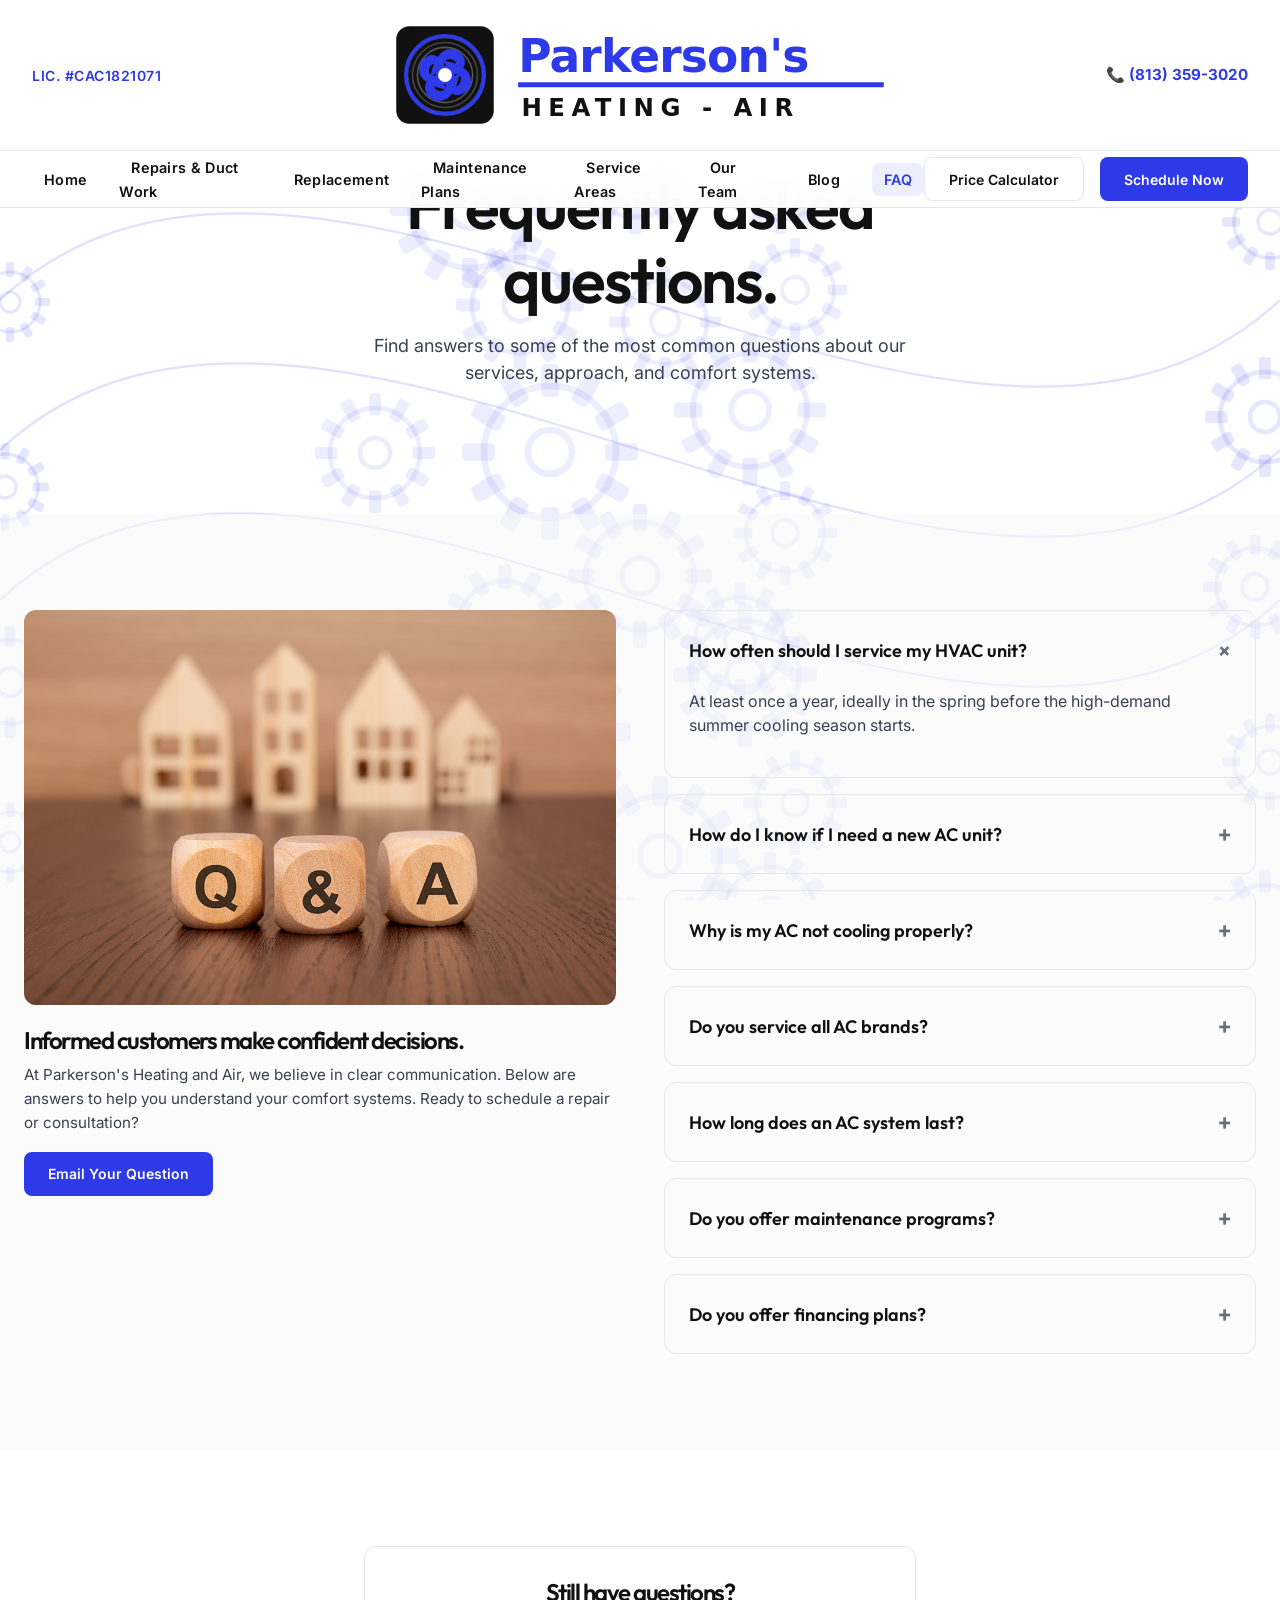
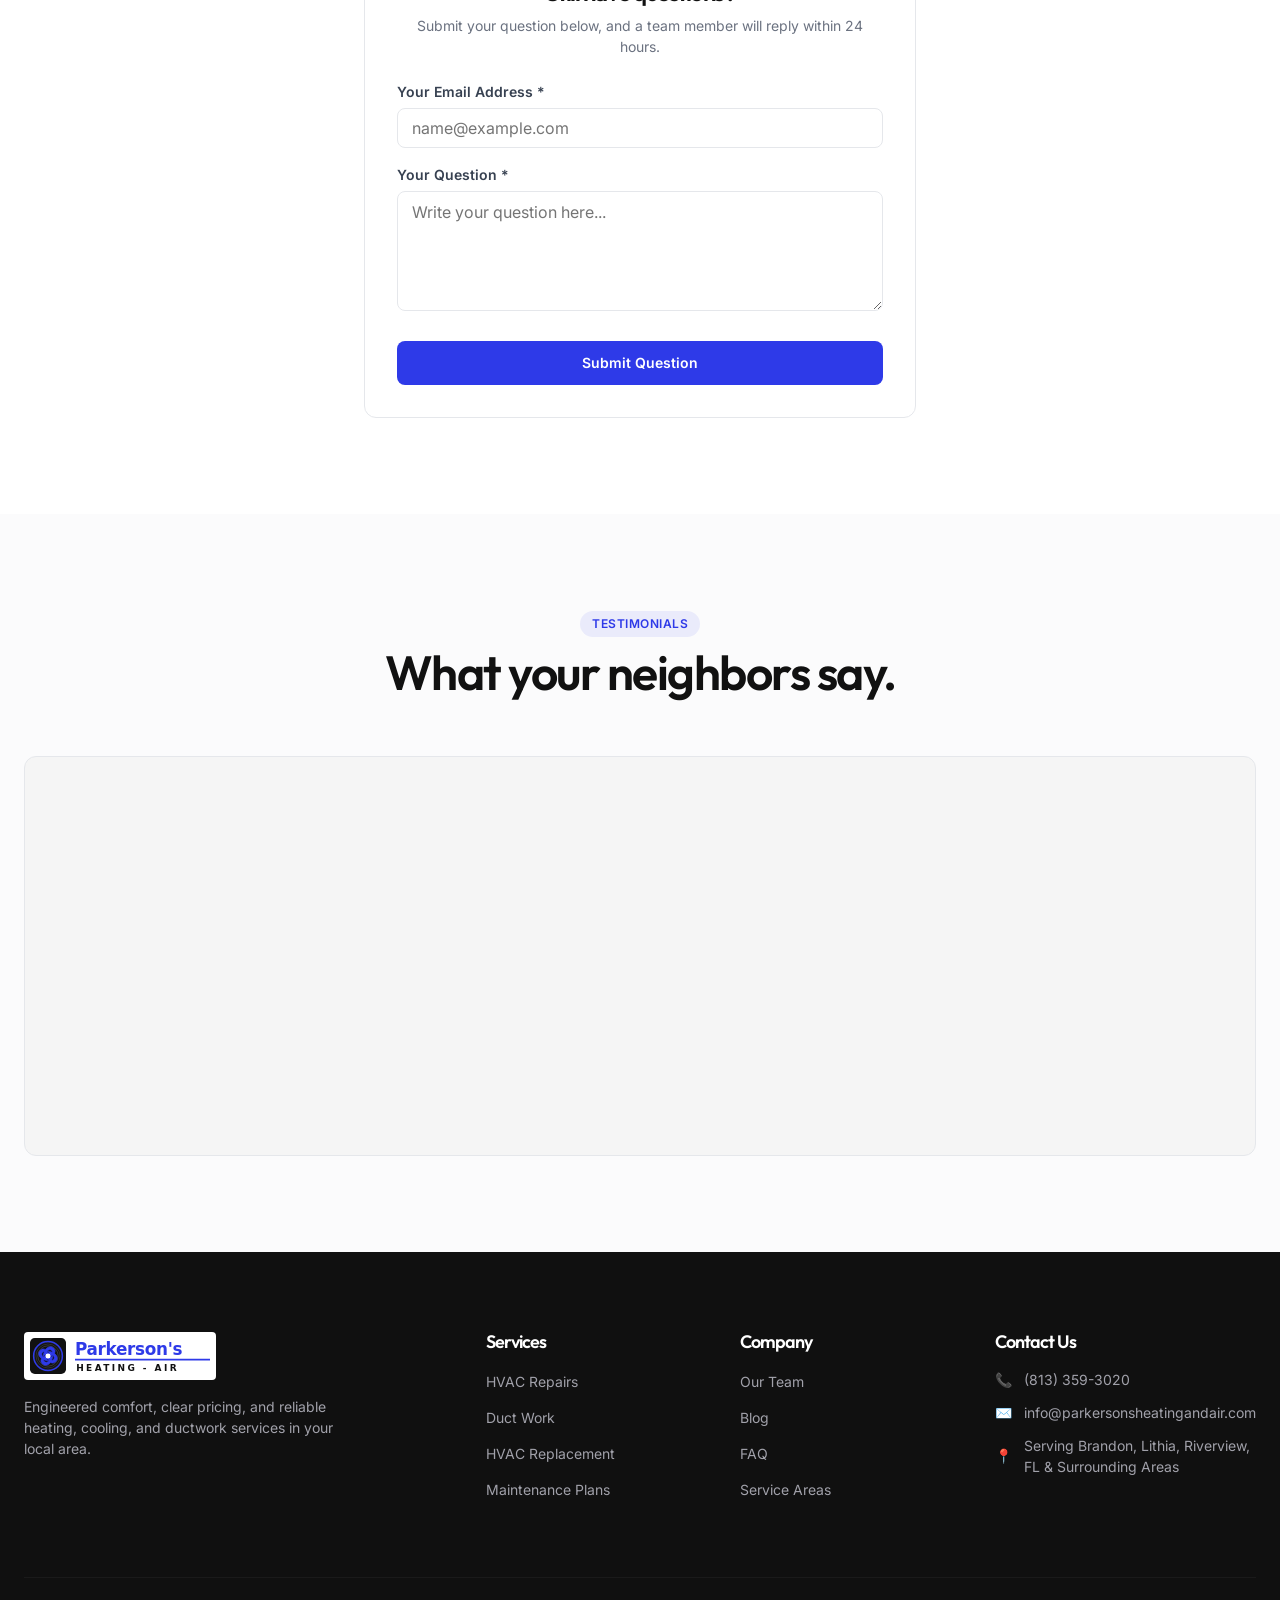
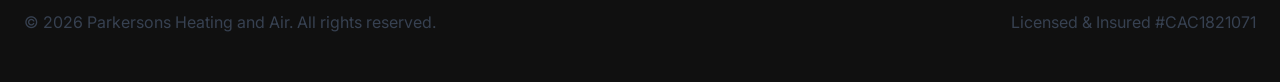
<file: faq.html>
<!DOCTYPE html>
<html lang="en">
<head>
  <meta charset="UTF-8">
  <script>document.documentElement.classList.add('js')</script>
  <meta name="viewport" content="width=device-width, initial-scale=1.0">
  <title>Frequently Asked Questions | Parkersons Heating and Air</title>
  <meta name="description" content="Find answers to common questions about HVAC repairs, system upgrade costs, SEER efficiency ratings, and maintenance plans from Parkersons Heating and Air.">
  <link rel="canonical" href="https://parkersonsheatingandair.com/faq.html">
  <link rel="stylesheet" href="styles.css?v=6">
  <link rel="icon" type="image/x-icon" type="image/svg+xml" href="assets/favicon.svg">
  <script type="application/ld+json">
  [
    {
      "@context": "https://schema.org",
      "@type": "LocalBusiness",
      "@id": "https://parkersonsheatingandair.com/#localbusiness",
      "name": "Parkersons Heating and Air",
      "image": "https://parkersonsheatingandair.com/assets/hvac_banner.png",
      "url": "https://parkersonsheatingandair.com/",
      "telephone": "+1-813-359-3020",
      "email": "info@parkersonsheatingandair.com",
      "priceRange": "$$",
      "address": {
        "@type": "PostalAddress",
        "streetAddress": "Serving Brandon & Surrounding Areas",
        "addressLocality": "Brandon",
        "addressRegion": "FL",
        "postalCode": "33511",
        "addressCountry": "US"
      },
      "geo": {
        "@type": "GeoCoordinates",
        "latitude": 27.9378,
        "longitude": -82.2859
      },
      "openingHoursSpecification": [
        {
          "@type": "OpeningHoursSpecification",
          "dayOfWeek": ["Monday", "Tuesday", "Wednesday", "Thursday", "Friday", "Saturday", "Sunday"],
          "opens": "00:00",
          "closes": "23:59"
        }
      ],
      "areaServed": {
        "@type": "AdministrativeArea",
        "name": "Brandon Metro Area"
      }
    },
    {
      "@context": "https://schema.org",
      "@type": "WebPage",
      "@id": "https://parkersonsheatingandair.com/faq.html#webpage",
      "url": "https://parkersonsheatingandair.com/faq.html",
      "name": "Frequently Asked Questions | Parkersons Heating and Air",
      "description": "Find answers to common questions about HVAC repairs, system upgrade costs, SEER efficiency ratings, and maintenance plans from Parkersons Heating and Air.",
      "isPartOf": {
        "@type": "WebSite",
        "@id": "https://parkersonsheatingandair.com/#website",
        "url": "https://parkersonsheatingandair.com/",
        "name": "Parkersons Heating and Air"
      },
      "about": {
        "@id": "https://parkersonsheatingandair.com/#localbusiness"
      }
    }
  ]
  </script>
</head>
<body>

  <!-- Top Navigation -->
  <nav class="top-nav" aria-label="Main Navigation">
    <!-- Tier 1: Logo & Utility Info (Desktop only) -->
    <div class="nav-tier-top">
      <div class="container nav-container-top">
        <div class="nav-utility-left">Lic. #CAC1821071</div>
        <a href="index.html?v=3" class="logo logo-desktop" aria-label="Parkersons Heating and Air Home">
          <img src="assets/logo.svg" alt="Parkerson's Heating & Air Logo">
        </a>
        <div class="nav-utility-right">
          <a href="tel:(813)359-3020" class="nav-phone">📞 (813) 359-3020</a>
        </div>
      </div>
    </div>
    
    <!-- Tier 2: Navigation Links & CTAs -->
    <div class="nav-tier-bottom">
      <div class="container nav-container-bottom">
        <a href="index.html?v=3" class="logo logo-mobile" aria-label="Parkersons Heating and Air Home">
          <img src="assets/logo.svg" alt="Parkerson's Heating & Air Logo">
        </a>
        <button class="menu-toggle" aria-label="Toggle menu" aria-expanded="false" aria-controls="nav-list">
          ☰
        </button>
        <ul class="nav-links" id="nav-list">
          <li><a href="index.html?v=3">Home</a></li>
          <li><a href="repairs.html?v=3">Repairs &amp; Duct Work</a></li>
          <li><a href="replacement.html?v=3">Replacement</a></li>
          <li><a href="maintenance.html?v=3">Maintenance Plans</a></li>
          <li><a href="service-areas.html?v=3">Service Areas</a></li>
          <li><a href="team.html?v=3">Our Team</a></li>
          <li><a href="blog.html?v=3">Blog</a></li>
          <li><a href="faq.html?v=3" class="active">FAQ</a></li>
        </ul>
        <div class="nav-cta">
          <a href="replacement.html?v=3" class="btn btn-secondary">Price Calculator</a>
          <a href="contact.html?v=3" class="btn btn-primary">Schedule Now</a>
        </div>
      </div>
    </div>
  </nav>

  <!-- Hero Section -->
  <header class="section hero" aria-label="FAQ Section Introduction">
    <div class="container" style="max-width: 800px; text-align: center;">
      <div class="hero-content animate-on-scroll">
        <span class="hero-subtitle">Help Center</span>
        <h1>Frequently asked questions.</h1>
        <p class="hero-descr" style="margin-left: auto; margin-right: auto;">Find answers to some of the most common questions about our services, approach, and comfort systems.</p>
      </div>
    </div>
  </header>

  <!-- Accordion FAQ Section -->
  <main class="section section-alt" aria-label="FAQ Content">
    <div class="container grid-2" style="align-items: flex-start; gap: var(--space-xxl);">
      <div class="animate-on-scroll">
        <img src="assets/faqs.jpg" alt="Friendly HVAC customer service representative ready to answer questions" style="border-radius: var(--rounded-lg); width: 100%; height: auto; margin-bottom: var(--space-md);">
        <h2 style="font-size: 1.5rem; margin-bottom: var(--space-xs);">Informed customers make confident decisions.</h2>
        <p style="font-size: 0.95rem; line-height: 1.6; margin-bottom: var(--space-md);">At Parkerson's Heating and Air, we believe in clear communication. Below are answers to help you understand your comfort systems. Ready to schedule a repair or consultation?</p>
        <a href="mailto:info@parkersonsheatingandair.com" class="btn btn-primary">Email Your Question</a>
      </div>

      <div class="faq-list animate-on-scroll">
        
        <!-- FAQ Item 1 -->
        <article class="faq-item active">
          <button class="faq-trigger" aria-expanded="true">How often should I service my HVAC unit?</button>
          <div class="faq-content">
            <p>At least once a year, ideally in the spring before the high-demand summer cooling season starts.</p>
          </div>
        </article>

        <!-- FAQ Item 2 -->
        <article class="faq-item">
          <button class="faq-trigger" aria-expanded="false">How do I know if I need a new AC unit?</button>
          <div class="faq-content">
            <p>If your system is over 10-15 years old, requires frequent and costly repairs, or your energy bills are consistently rising, it may be more cost-effective to replace it.</p>
          </div>
        </article>

        <!-- FAQ Item 3 -->
        <article class="faq-item">
          <button class="faq-trigger" aria-expanded="false">Why is my AC not cooling properly?</button>
          <div class="faq-content">
            <p>Common causes include low refrigerant levels, dirty air filters restricting airflow, blocked outdoor condenser units, or failing electrical components.</p>
          </div>
        </article>

        <!-- FAQ Item 4 -->
        <article class="faq-item">
          <button class="faq-trigger" aria-expanded="false">Do you service all AC brands?</button>
          <div class="faq-content">
            <p>Yes, we repair and maintain all major HVAC brands, including systems from Carrier, Trane, Goodman, Lennox, and more.</p>
          </div>
        </article>

        <!-- FAQ Item 5 -->
        <article class="faq-item">
          <button class="faq-trigger" aria-expanded="false">How long does an AC system last?</button>
          <div class="faq-content">
            <p>Most central air conditioning systems last between 10 to 15 years with proper, regular preventative maintenance.</p>
          </div>
        </article>

        <!-- FAQ Item 6 -->
        <article class="faq-item">
          <button class="faq-trigger" aria-expanded="false">Do you offer maintenance programs?</button>
          <div class="faq-content">
            <p>Absolutely! We offer preventative maintenance programs to keep your system running at peak performance. Contact us to learn more or schedule a consultation.</p>
          </div>
        </article>

        <!-- FAQ Item 7 -->
        <article class="faq-item">
          <button class="faq-trigger" aria-expanded="false">Do you offer financing plans?</button>
          <div class="faq-content">
            <p>Absolutely. We offer flexible financing plans for system replacements. Please contact us to schedule a consultation and learn about available plans.</p>
          </div>
        </article>

      </div>
    </div>
  </main>

  <!-- FAQ Form Section -->
  <section class="section" aria-label="Submit Question Form">
    <div class="container" style="max-width: 600px;">
      <div class="card card-white animate-on-scroll">
        <h2 style="margin-bottom: var(--space-xs); text-align: center; font-size: 1.5rem; font-weight: 600;">Still have questions?</h2>
        <p style="font-size: 0.875rem; text-align: center; color: var(--muted); margin-bottom: var(--space-lg);">Submit your question below, and a team member will reply within 24 hours.</p>
        
        <form id="faq-contact-form" onsubmit="event.preventDefault(); document.getElementById('faq-success').style.display='block'; this.style.display='none';">
          <div style="margin-bottom: var(--space-md);">
            <label for="faq-email" style="display: block; font-size: 0.875rem; font-weight: 600; margin-bottom: 6px;">Your Email Address *</label>
            <input type="email" id="faq-email" required placeholder="name@example.com" style="width:100%; height:40px; padding:10px 14px; border:1px solid var(--hairline); border-radius:var(--rounded-md); font-family:var(--font-body); font-size:16px;">
          </div>
          <div style="margin-bottom: var(--space-lg);">
            <label for="faq-question" style="display: block; font-size: 0.875rem; font-weight: 600; margin-bottom: 6px;">Your Question *</label>
            <textarea id="faq-question" required placeholder="Write your question here..." style="width:100%; height:120px; padding:10px 14px; border:1px solid var(--hairline); border-radius:var(--rounded-md); font-family:var(--font-body); font-size:16px; resize:vertical;"></textarea>
          </div>
          <div style="text-align: center;">
            <button type="submit" class="btn btn-primary" style="width: 100%;">Submit Question</button>
          </div>
        </form>

        <!-- Success Message -->
        <div id="faq-success" style="display: none; text-align: center; padding: var(--space-lg) 0;">
          <div style="font-size: 3rem; margin-bottom: var(--space-md); color: var(--success);">✓</div>
          <h3 style="margin-bottom: var(--space-xs);">Question Submitted!</h3>
          <p>Thank you. We have received your inquiry and will respond to your email as soon as possible.</p>
        </div>
      </div>
    </div>
  </section>
  <!-- Customer Reviews -->
  <section class="section section-alt" aria-label="Customer Reviews">
    <div class="container">
      <div style="text-align: center; margin-bottom: 56px;" class="animate-on-scroll">
        <span class="badge badge-primary">Testimonials</span>
        <h2 style="margin-top: var(--space-xs);">What your neighbors say.</h2>
      </div>

      <div class="reviews-widget-container animate-on-scroll" style="transition-delay: 0.1s;" data-lazy-widget>
        <div class="reviews-skeleton">
          <div class="skeleton-header">
            <div class="skeleton-avatar"></div>
            <div class="skeleton-text-group">
              <div class="skeleton-line short"></div>
              <div class="skeleton-line medium"></div>
            </div>
          </div>
          <div class="skeleton-body">
            <div class="skeleton-line long"></div>
            <div class="skeleton-line long"></div>
            <div class="skeleton-line medium"></div>
          </div>
        </div>
      </div>
    </div>
  </section>

  <!-- Footer -->
  <footer>
    <div class="container">
      <div class="footer-top">
        <div class="footer-info">
          <a href="index.html?v=3" class="logo" aria-label="Parkersons Heating and Air Home">
            <img src="assets/logo.svg" alt="Parkerson's Heating & Air Logo" style="height: 48px; display: block; border-radius: 4px;">
          </a>
          <p>Engineered comfort, clear pricing, and reliable heating, cooling, and ductwork services in your local area.</p>
        </div>
        <div class="footer-col">
          <h3 style="font-size: 1.125rem; font-weight: 600; margin-bottom: var(--space-md); color: #fff;">Services</h3>
          <ul class="footer-links">
            <li><a href="repairs.html?v=3">HVAC Repairs</a></li>
            <li><a href="repairs.html?v=3#ductwork">Duct Work</a></li>
            <li><a href="replacement.html?v=3">HVAC Replacement</a></li>
            <li><a href="maintenance.html?v=3">Maintenance Plans</a></li>
          </ul>
        </div>
        <div class="footer-col">
          <h3 style="font-size: 1.125rem; font-weight: 600; margin-bottom: var(--space-md); color: #fff;">Company</h3>
          <ul class="footer-links">
            <li><a href="team.html?v=3">Our Team</a></li>
            <li><a href="blog.html?v=3">Blog</a></li>
            <li><a href="faq.html?v=3">FAQ</a></li>
            <li><a href="service-areas.html?v=3">Service Areas</a></li>
          </ul>
        </div>
        <div class="footer-col">
          <h3 style="font-size: 1.125rem; font-weight: 600; margin-bottom: var(--space-md); color: #fff;">Contact Us</h3>
          <ul class="contact-list">
            <li><span>📞</span> (813) 359-3020</li>
            <li><span>✉️</span> info@parkersonsheatingandair.com</li>
            <li><span>📍</span> Serving Brandon, Lithia, Riverview, FL &amp; Surrounding Areas</li>
          </ul>
        </div>
      </div>
      <div class="footer-bottom">
        <p>&copy; 2026 Parkersons Heating and Air. All rights reserved.</p>
        <p>Licensed &amp; Insured #CAC1821071</p>
      </div>
    </div>
  </footer>

  <script src="app.js?v=6"></script>
</body>
</html>
</file>
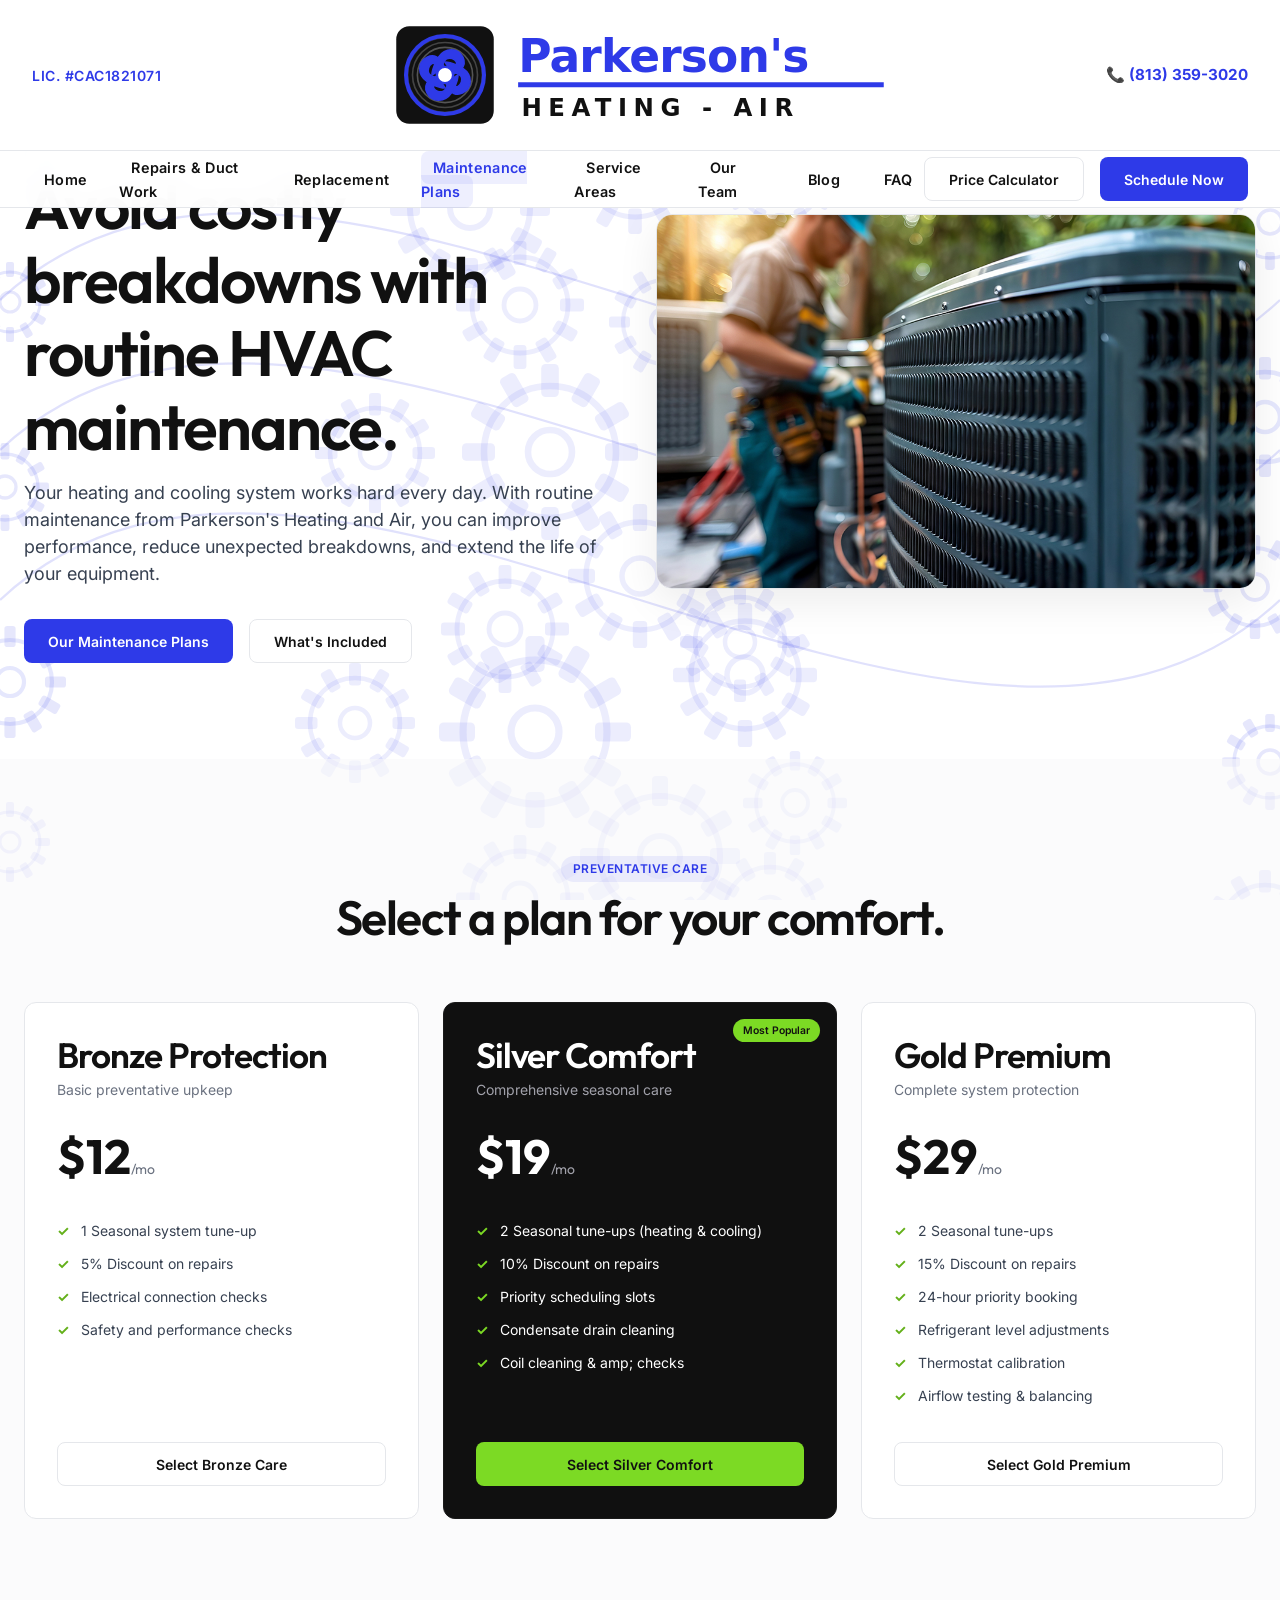
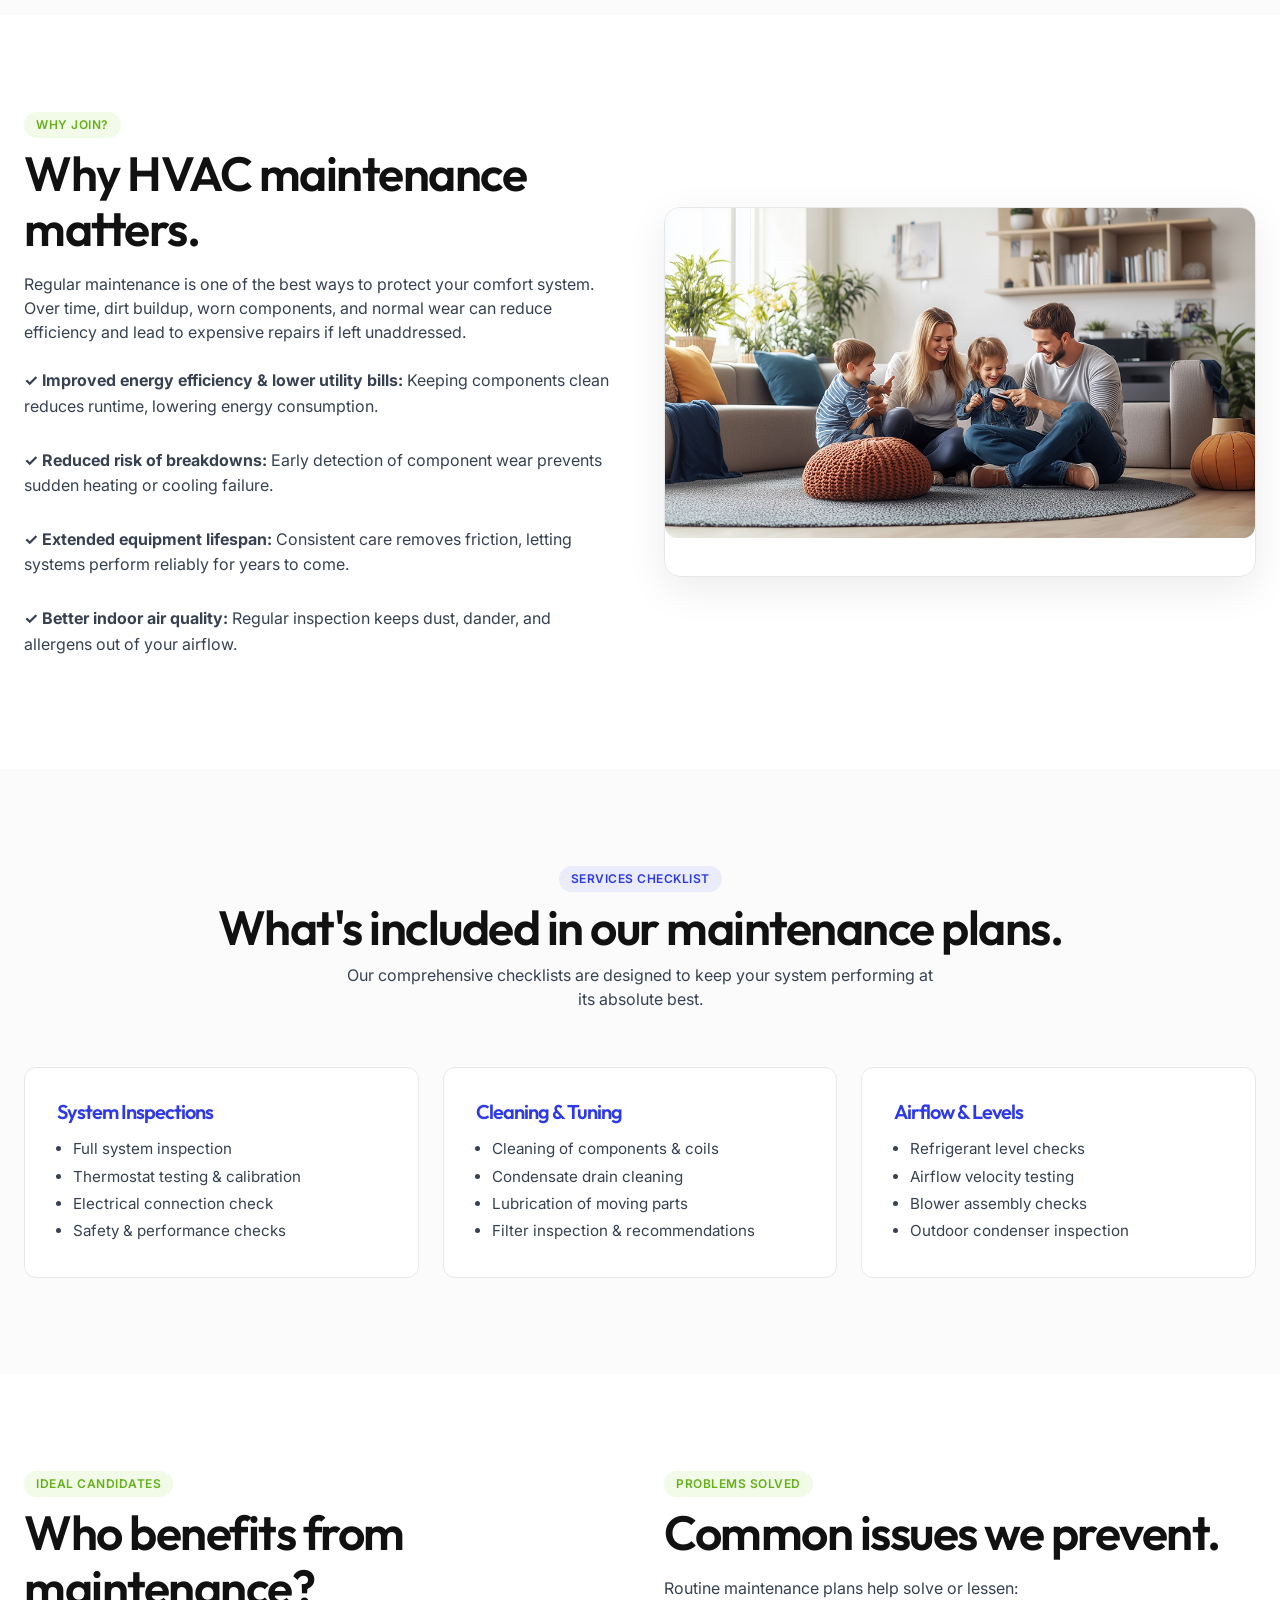
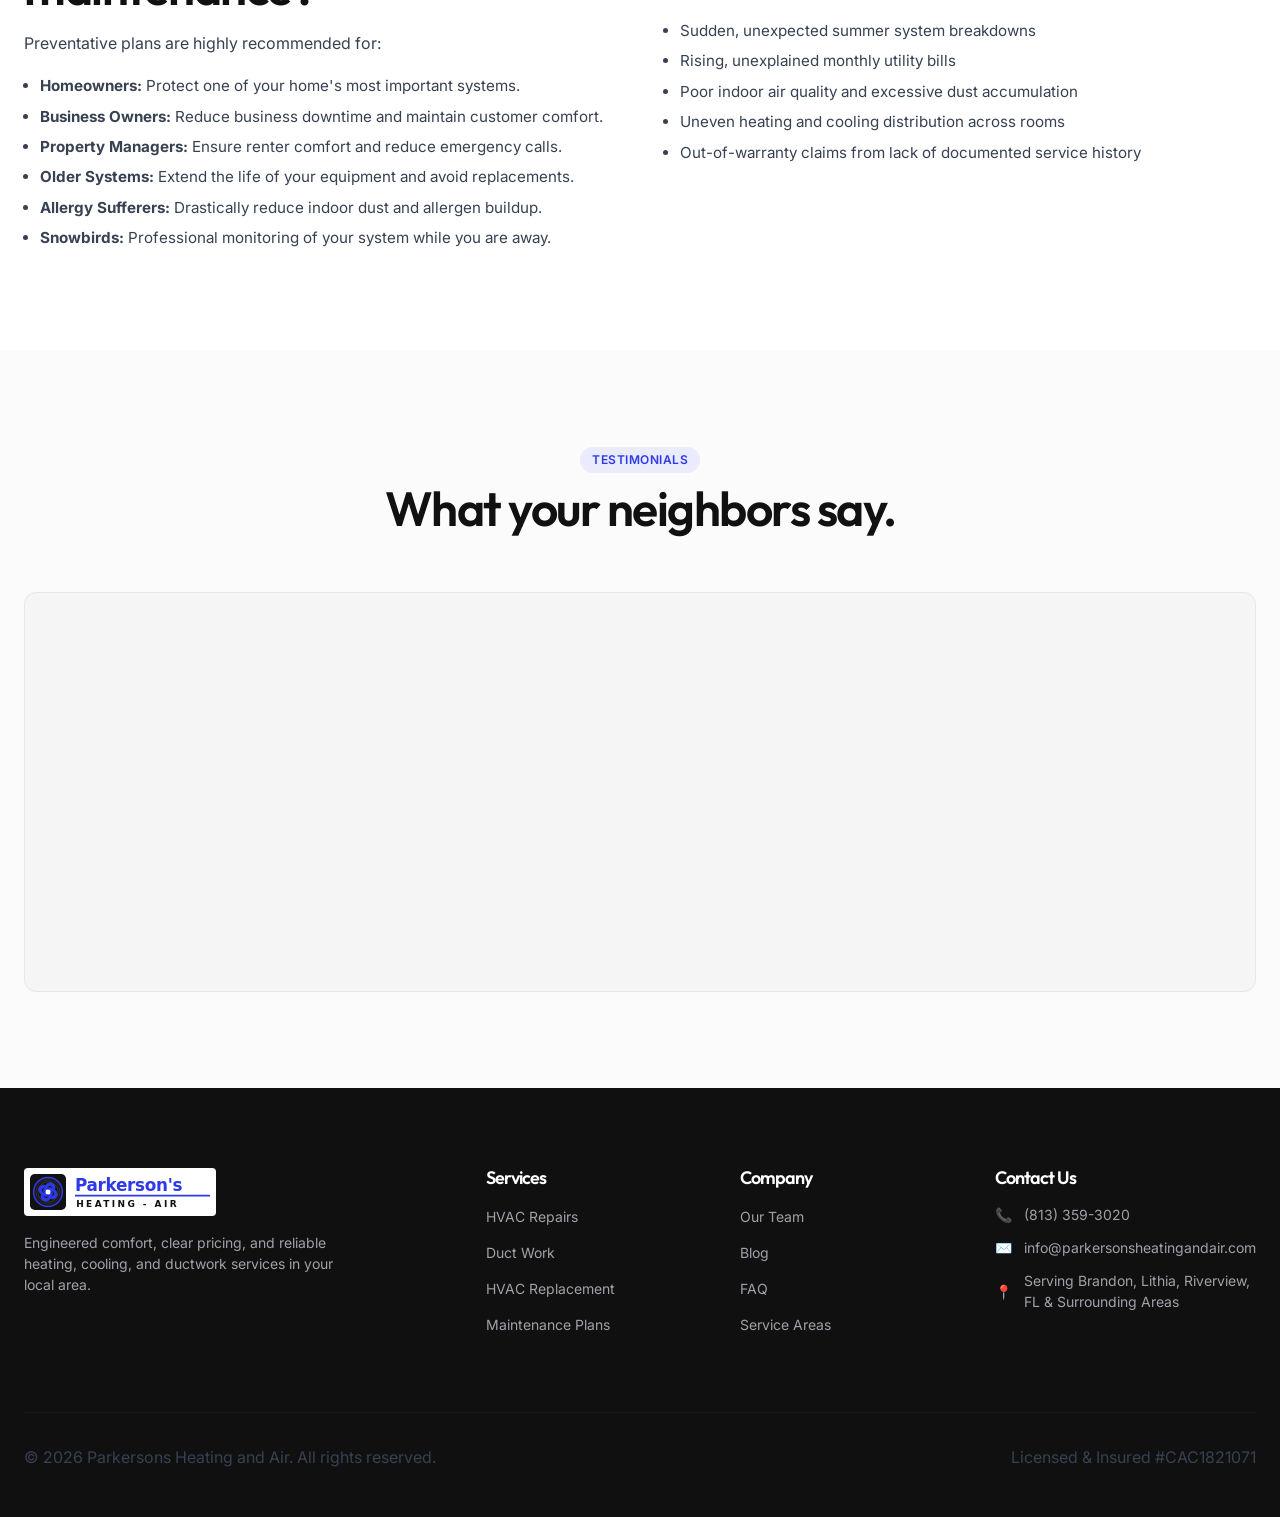
<file: maintenance.html>
<!DOCTYPE html>
<html lang="en">
<head>
  <meta charset="UTF-8">
  <script>document.documentElement.classList.add('js')</script>
  <meta name="viewport" content="width=device-width, initial-scale=1.0">
  <title>Maintenance Plans | Parkersons Heating and Air</title>
  <meta name="description" content="Protect your home comfort system with maintenance plans from Parkersons Heating and Air. Enjoy tune-ups, system discounts, and priority repair scheduling.">
  <link rel="canonical" href="https://parkersonsheatingandair.com/maintenance.html">
  <link rel="stylesheet" href="styles.css?v=6">
  <link rel="icon" type="image/x-icon" type="image/svg+xml" href="assets/favicon.svg">
  <script type="application/ld+json">
  [
    {
      "@context": "https://schema.org",
      "@type": "LocalBusiness",
      "@id": "https://parkersonsheatingandair.com/#localbusiness",
      "name": "Parkersons Heating and Air",
      "image": "https://parkersonsheatingandair.com/assets/hvac_banner.png",
      "url": "https://parkersonsheatingandair.com/",
      "telephone": "+1-813-359-3020",
      "email": "info@parkersonsheatingandair.com",
      "priceRange": "$$",
      "address": {
        "@type": "PostalAddress",
        "streetAddress": "Serving Brandon & Surrounding Areas",
        "addressLocality": "Brandon",
        "addressRegion": "FL",
        "postalCode": "33511",
        "addressCountry": "US"
      },
      "geo": {
        "@type": "GeoCoordinates",
        "latitude": 27.9378,
        "longitude": -82.2859
      },
      "openingHoursSpecification": [
        {
          "@type": "OpeningHoursSpecification",
          "dayOfWeek": ["Monday", "Tuesday", "Wednesday", "Thursday", "Friday", "Saturday", "Sunday"],
          "opens": "00:00",
          "closes": "23:59"
        }
      ],
      "areaServed": {
        "@type": "AdministrativeArea",
        "name": "Brandon Metro Area"
      }
    },
    {
      "@context": "https://schema.org",
      "@type": "Service",
      "name": "HVAC Maintenance Plans",
      "provider": {
        "@id": "https://parkersonsheatingandair.com/#localbusiness"
      },
      "description": "Preventative care membership plans to extend equipment life, lower utility bills, and maintain manufacturer warranties.",
      "areaServed": {
        "@type": "AdministrativeArea",
        "name": "Brandon Metro Area"
      },
      "hasOfferCatalog": {
        "@type": "OfferCatalog",
        "name": "Maintenance Membership Levels",
        "itemListElement": [
          {
            "@type": "Offer",
            "itemOffered": {
              "@type": "Service",
              "name": "Bronze Care Plan",
              "description": "Basic system protection with 1 seasonal tune-up and 5% repair discount."
            },
            "priceSpecification": {
              "@type": "UnitPriceSpecification",
              "price": "12",
              "priceCurrency": "USD",
              "referenceQuantity": {
                "@type": "QuantitativeValue",
                "value": "1",
                "unitCode": "MON"
              }
            }
          },
          {
            "@type": "Offer",
            "itemOffered": {
              "@type": "Service",
              "name": "Silver Comfort Plan",
              "description": "Comprehensive protection with 2 seasonal tune-ups, 10% repair discount, and priority booking."
            },
            "priceSpecification": {
              "@type": "UnitPriceSpecification",
              "price": "19",
              "priceCurrency": "USD",
              "referenceQuantity": {
                "@type": "QuantitativeValue",
                "value": "1",
                "unitCode": "MON"
              }
            }
          },
          {
            "@type": "Offer",
            "itemOffered": {
              "@type": "Service",
              "name": "Gold Premium Plan",
              "description": "Ultimate peace of mind with 2 seasonal tune-ups, 15% repair discount, 24-hour priority booking, and 1 free duct sanitization per year."
            },
            "priceSpecification": {
              "@type": "UnitPriceSpecification",
              "price": "29",
              "priceCurrency": "USD",
              "referenceQuantity": {
                "@type": "QuantitativeValue",
                "value": "1",
                "unitCode": "MON"
              }
            }
          }
        ]
      }
    }
  ]
  </script>
</head>
<body>

  <!-- Top Navigation -->
  <nav class="top-nav" aria-label="Main Navigation">
    <!-- Tier 1: Logo & Utility Info (Desktop only) -->
    <div class="nav-tier-top">
      <div class="container nav-container-top">
        <div class="nav-utility-left">Lic. #CAC1821071</div>
        <a href="index.html?v=3" class="logo logo-desktop" aria-label="Parkersons Heating and Air Home">
          <img src="assets/logo.svg" alt="Parkerson's Heating & Air Logo">
        </a>
        <div class="nav-utility-right">
          <a href="tel:(813)359-3020" class="nav-phone">📞 (813) 359-3020</a>
        </div>
      </div>
    </div>
    
    <!-- Tier 2: Navigation Links & CTAs -->
    <div class="nav-tier-bottom">
      <div class="container nav-container-bottom">
        <a href="index.html?v=3" class="logo logo-mobile" aria-label="Parkersons Heating and Air Home">
          <img src="assets/logo.svg" alt="Parkerson's Heating & Air Logo">
        </a>
        <button class="menu-toggle" aria-label="Toggle menu" aria-expanded="false" aria-controls="nav-list">
          ☰
        </button>
        <ul class="nav-links" id="nav-list">
          <li><a href="index.html?v=3">Home</a></li>
          <li><a href="repairs.html?v=3">Repairs &amp; Duct Work</a></li>
          <li><a href="replacement.html?v=3">Replacement</a></li>
          <li><a href="maintenance.html?v=3" class="active">Maintenance Plans</a></li>
          <li><a href="service-areas.html?v=3">Service Areas</a></li>
          <li><a href="team.html?v=3">Our Team</a></li>
          <li><a href="blog.html?v=3">Blog</a></li>
          <li><a href="faq.html?v=3">FAQ</a></li>
        </ul>
        <div class="nav-cta">
          <a href="replacement.html?v=3" class="btn btn-secondary">Price Calculator</a>
          <a href="contact.html?v=3" class="btn btn-primary">Schedule Now</a>
        </div>
      </div>
    </div>
  </nav>

  <!-- Hero Section -->
  <header class="section hero" aria-label="Maintenance Plans Introduction">
    <div class="container grid-2" style="align-items: center;">
      <div class="hero-content animate-on-scroll">
        <span class="hero-subtitle">Protect Your Comfort Year-Round</span>
        <h1>Avoid costly breakdowns with routine HVAC maintenance.</h1>
        <p class="hero-descr">Your heating and cooling system works hard every day. With routine maintenance from Parkerson's Heating and Air, you can improve performance, reduce unexpected breakdowns, and extend the life of your equipment.</p>
        <div class="hero-actions">
          <a href="#plans" class="btn btn-primary">Our Maintenance Plans</a>
          <a href="#whats-included" class="btn btn-secondary">What's Included</a>
        </div>
      </div>
      <div class="animate-on-scroll" style="transition-delay: 0.1s;">
        <div class="hero-image-container">
          <img src="assets/hvac-maintenance.jpg" alt="HVAC service technician performing seasonal maintenance check on residential heating and air system">
        </div>
      </div>
    </div>
  </header>

  <main>
  <!-- Pricing Plans Section -->
  <section class="section section-alt" id="plans" aria-label="Our Pricing Plans">
    <div class="container">
      <div style="text-align: center; margin-bottom: 56px;" class="animate-on-scroll">
        <span class="badge badge-primary">Preventative Care</span>
        <h2 style="margin-top: var(--space-xs);">Select a plan for your comfort.</h2>
      </div>

      <div class="pricing-grid animate-on-scroll">
        <!-- Bronze Plan -->
        <article class="pricing-card">
          <h3>Bronze Protection</h3>
          <p style="font-size: 0.875rem; color: var(--muted); margin-top: 4px;">Basic preventative upkeep</p>
          <div class="pricing-price">$12<span>/mo</span></div>
          
          <ul class="pricing-features">
            <li>1 Seasonal system tune-up</li>
            <li>5% Discount on repairs</li>
            <li>Electrical connection checks</li>
            <li>Safety and performance checks</li>
          </ul>
          
          <a href="mailto:info@parkersonsheatingandair.com" class="btn btn-secondary" style="margin-top: auto;">Select Bronze Care</a>
        </article>

        <!-- Silver Plan (Featured) -->
        <article class="pricing-card featured">
          <span class="pricing-badge">Most Popular</span>
          <h3>Silver Comfort</h3>
          <p style="font-size: 0.875rem; color: var(--on-dark-soft); margin-top: 4px;">Comprehensive seasonal care</p>
          <div class="pricing-price">$19<span>/mo</span></div>
          
          <ul class="pricing-features">
            <li>2 Seasonal tune-ups (heating & cooling)</li>
            <li>10% Discount on repairs</li>
            <li>Priority scheduling slots</li>
            <li>Condensate drain cleaning</li>
            <li>Coil cleaning & amp; checks</li>
          </ul>
          
          <a href="mailto:info@parkersonsheatingandair.com" class="btn btn-accent" style="margin-top: auto;">Select Silver Comfort</a>
        </article>

        <!-- Gold Plan -->
        <article class="pricing-card">
          <h3>Gold Premium</h3>
          <p style="font-size: 0.875rem; color: var(--muted); margin-top: 4px;">Complete system protection</p>
          <div class="pricing-price">$29<span>/mo</span></div>
          
          <ul class="pricing-features">
            <li>2 Seasonal tune-ups</li>
            <li>15% Discount on repairs</li>
            <li>24-hour priority booking</li>
            <li>Refrigerant level adjustments</li>
            <li>Thermostat calibration</li>
            <li>Airflow testing & balancing</li>
          </ul>
          
          <a href="mailto:info@parkersonsheatingandair.com" class="btn btn-secondary" style="margin-top: auto;">Select Gold Premium</a>
        </article>
      </div>
    </div>
  </section>

  <!-- Detailed Benefits: Why Maintenance Matters -->
  <section class="section" id="benefits" aria-label="Detailed Benefits of Maintenance">
    <div class="container grid-2" style="align-items: center; gap: var(--space-xxl);">
      <div class="animate-on-scroll">
        <span class="badge badge-accent">Why Join?</span>
        <h2 style="margin: var(--space-xs) 0 var(--space-md);">Why HVAC maintenance matters.</h2>
        <p>Regular maintenance is one of the best ways to protect your comfort system. Over time, dirt buildup, worn components, and normal wear can reduce efficiency and lead to expensive repairs if left unaddressed.</p>
        
        <div style="margin-top: var(--space-lg); display: grid; gap: var(--space-sm); font-size: 0.95rem; line-height: 1.6;">
          <p><strong>✓ Improved energy efficiency &amp; lower utility bills:</strong> Keeping components clean reduces runtime, lowering energy consumption.</p>
          <p><strong>✓ Reduced risk of breakdowns:</strong> Early detection of component wear prevents sudden heating or cooling failure.</p>
          <p><strong>✓ Extended equipment lifespan:</strong> Consistent care removes friction, letting systems perform reliably for years to come.</p>
          <p><strong>✓ Better indoor air quality:</strong> Regular inspection keeps dust, dander, and allergens out of your airflow.</p>
        </div>
      </div>
      <div class="animate-on-scroll" style="transition-delay: 0.1s;">
        <div class="hero-image-container">
          <img src="assets/residential.jpg" alt="A comfortable family home representing the peace of mind of HVAC maintenance" style="border-radius: var(--rounded-lg); width: 100%; height: auto;">
        </div>
      </div>
    </div>
  </section>

  <!-- What's Included Section -->
  <section class="section section-alt" id="whats-included" aria-label="What's Included in Tune-ups">
    <div class="container">
      <div style="text-align: center; margin-bottom: 56px;" class="animate-on-scroll">
        <span class="badge badge-primary">Services checklist</span>
        <h2 style="margin-top: var(--space-xs);">What's included in our maintenance plans.</h2>
        <p style="margin-top: var(--space-xs); max-width: 600px; margin-left: auto; margin-right: auto;">Our comprehensive checklists are designed to keep your system performing at its absolute best.</p>
      </div>

      <div class="grid-3 animate-on-scroll" style="font-size: 0.95rem; line-height: 1.8;">
        <div class="card card-white">
          <h3 style="margin-bottom: var(--space-sm); font-size: 1.25rem; font-weight: 600; color: var(--primary);">System Inspections</h3>
          <ul style="padding-left: var(--space-md);">
            <li>Full system inspection</li>
            <li>Thermostat testing &amp; calibration</li>
            <li>Electrical connection check</li>
            <li>Safety &amp; performance checks</li>
          </ul>
        </div>
        <div class="card card-white" style="transition-delay: 0.1s;">
          <h3 style="margin-bottom: var(--space-sm); font-size: 1.25rem; font-weight: 600; color: var(--primary);">Cleaning &amp; Tuning</h3>
          <ul style="padding-left: var(--space-md);">
            <li>Cleaning of components &amp; coils</li>
            <li>Condensate drain cleaning</li>
            <li>Lubrication of moving parts</li>
            <li>Filter inspection &amp; recommendations</li>
          </ul>
        </div>
        <div class="card card-white" style="transition-delay: 0.2s;">
          <h3 style="margin-bottom: var(--space-sm); font-size: 1.25rem; font-weight: 600; color: var(--primary);">Airflow &amp; Levels</h3>
          <ul style="padding-left: var(--space-md);">
            <li>Refrigerant level checks</li>
            <li>Airflow velocity testing</li>
            <li>Blower assembly checks</li>
            <li>Outdoor condenser inspection</li>
          </ul>
        </div>
      </div>
    </div>
  </section>

  <!-- Who Can Benefit & Problems Solved -->
  <section class="section" aria-label="Who Can Benefit">
    <div class="container grid-2" style="gap: var(--space-xxl);">
      <div class="animate-on-scroll">
        <span class="badge badge-accent">Ideal Candidates</span>
        <h2 style="margin: var(--space-xs) 0 var(--space-md);">Who benefits from maintenance?</h2>
        <p>Preventative plans are highly recommended for:</p>
        <ul style="padding-left: var(--space-md); line-height: 2; margin-top: var(--space-sm); font-size: 0.95rem;">
          <li><strong>Homeowners:</strong> Protect one of your home's most important systems.</li>
          <li><strong>Business Owners:</strong> Reduce business downtime and maintain customer comfort.</li>
          <li><strong>Property Managers:</strong> Ensure renter comfort and reduce emergency calls.</li>
          <li><strong>Older Systems:</strong> Extend the life of your equipment and avoid replacements.</li>
          <li><strong>Allergy Sufferers:</strong> Drastically reduce indoor dust and allergen buildup.</li>
          <li><strong>Snowbirds:</strong> Professional monitoring of your system while you are away.</li>
        </ul>
      </div>
      <div class="animate-on-scroll" style="transition-delay: 0.1s;">
        <span class="badge badge-accent">Problems Solved</span>
        <h2 style="margin: var(--space-xs) 0 var(--space-md);">Common issues we prevent.</h2>
        <p>Routine maintenance plans help solve or lessen:</p>
        <ul style="padding-left: var(--space-md); line-height: 2; margin-top: var(--space-sm); font-size: 0.95rem;">
          <li>Sudden, unexpected summer system breakdowns</li>
          <li>Rising, unexplained monthly utility bills</li>
          <li>Poor indoor air quality and excessive dust accumulation</li>
          <li>Uneven heating and cooling distribution across rooms</li>
          <li>Out-of-warranty claims from lack of documented service history</li>
        </ul>
      </div>
    </div>
  </section>

  <!-- Customer Reviews -->
  <section class="section section-alt" aria-label="Customer Reviews">
    <div class="container">
      <div style="text-align: center; margin-bottom: 56px;" class="animate-on-scroll">
        <span class="badge badge-primary">Testimonials</span>
        <h2 style="margin-top: var(--space-xs);">What your neighbors say.</h2>
      </div>

      <div class="reviews-widget-container animate-on-scroll" style="transition-delay: 0.1s;" data-lazy-widget>
        <div class="reviews-skeleton">
          <div class="skeleton-header">
            <div class="skeleton-avatar"></div>
            <div class="skeleton-text-group">
              <div class="skeleton-line short"></div>
              <div class="skeleton-line medium"></div>
            </div>
          </div>
          <div class="skeleton-body">
            <div class="skeleton-line long"></div>
            <div class="skeleton-line long"></div>
            <div class="skeleton-line medium"></div>
          </div>
        </div>
      </div>
    </div>
  </section>

  </main>

  <!-- Footer -->
  <footer>
    <div class="container">
      <div class="footer-top">
        <div class="footer-info">
          <a href="index.html?v=3" class="logo" aria-label="Parkersons Heating and Air Home">
            <img src="assets/logo.svg" alt="Parkerson's Heating & Air Logo" style="height: 48px; display: block; border-radius: 4px;">
          </a>
          <p>Engineered comfort, clear pricing, and reliable heating, cooling, and ductwork services in your local area.</p>
        </div>
        <div class="footer-col">
          <h3 style="font-size: 1.125rem; font-weight: 600; margin-bottom: var(--space-md); color: #fff;">Services</h3>
          <ul class="footer-links">
            <li><a href="repairs.html?v=3">HVAC Repairs</a></li>
            <li><a href="repairs.html?v=3#ductwork">Duct Work</a></li>
            <li><a href="replacement.html?v=3">HVAC Replacement</a></li>
            <li><a href="maintenance.html?v=3">Maintenance Plans</a></li>
          </ul>
        </div>
        <div class="footer-col">
          <h3 style="font-size: 1.125rem; font-weight: 600; margin-bottom: var(--space-md); color: #fff;">Company</h3>
          <ul class="footer-links">
            <li><a href="team.html?v=3">Our Team</a></li>
            <li><a href="blog.html?v=3">Blog</a></li>
            <li><a href="faq.html?v=3">FAQ</a></li>
            <li><a href="service-areas.html?v=3">Service Areas</a></li>
          </ul>
        </div>
        <div class="footer-col">
          <h3 style="font-size: 1.125rem; font-weight: 600; margin-bottom: var(--space-md); color: #fff;">Contact Us</h3>
          <ul class="contact-list">
            <li><span>📞</span> (813) 359-3020</li>
            <li><span>✉️</span> info@parkersonsheatingandair.com</li>
            <li><span>📍</span> Serving Brandon, Lithia, Riverview, FL &amp; Surrounding Areas</li>
          </ul>
        </div>
      </div>
      <div class="footer-bottom">
        <p>&copy; 2026 Parkersons Heating and Air. All rights reserved.</p>
        <p>Licensed &amp; Insured #CAC1821071</p>
      </div>
    </div>
  </footer>

  <script src="app.js?v=6"></script>
</body>
</html>
</file>
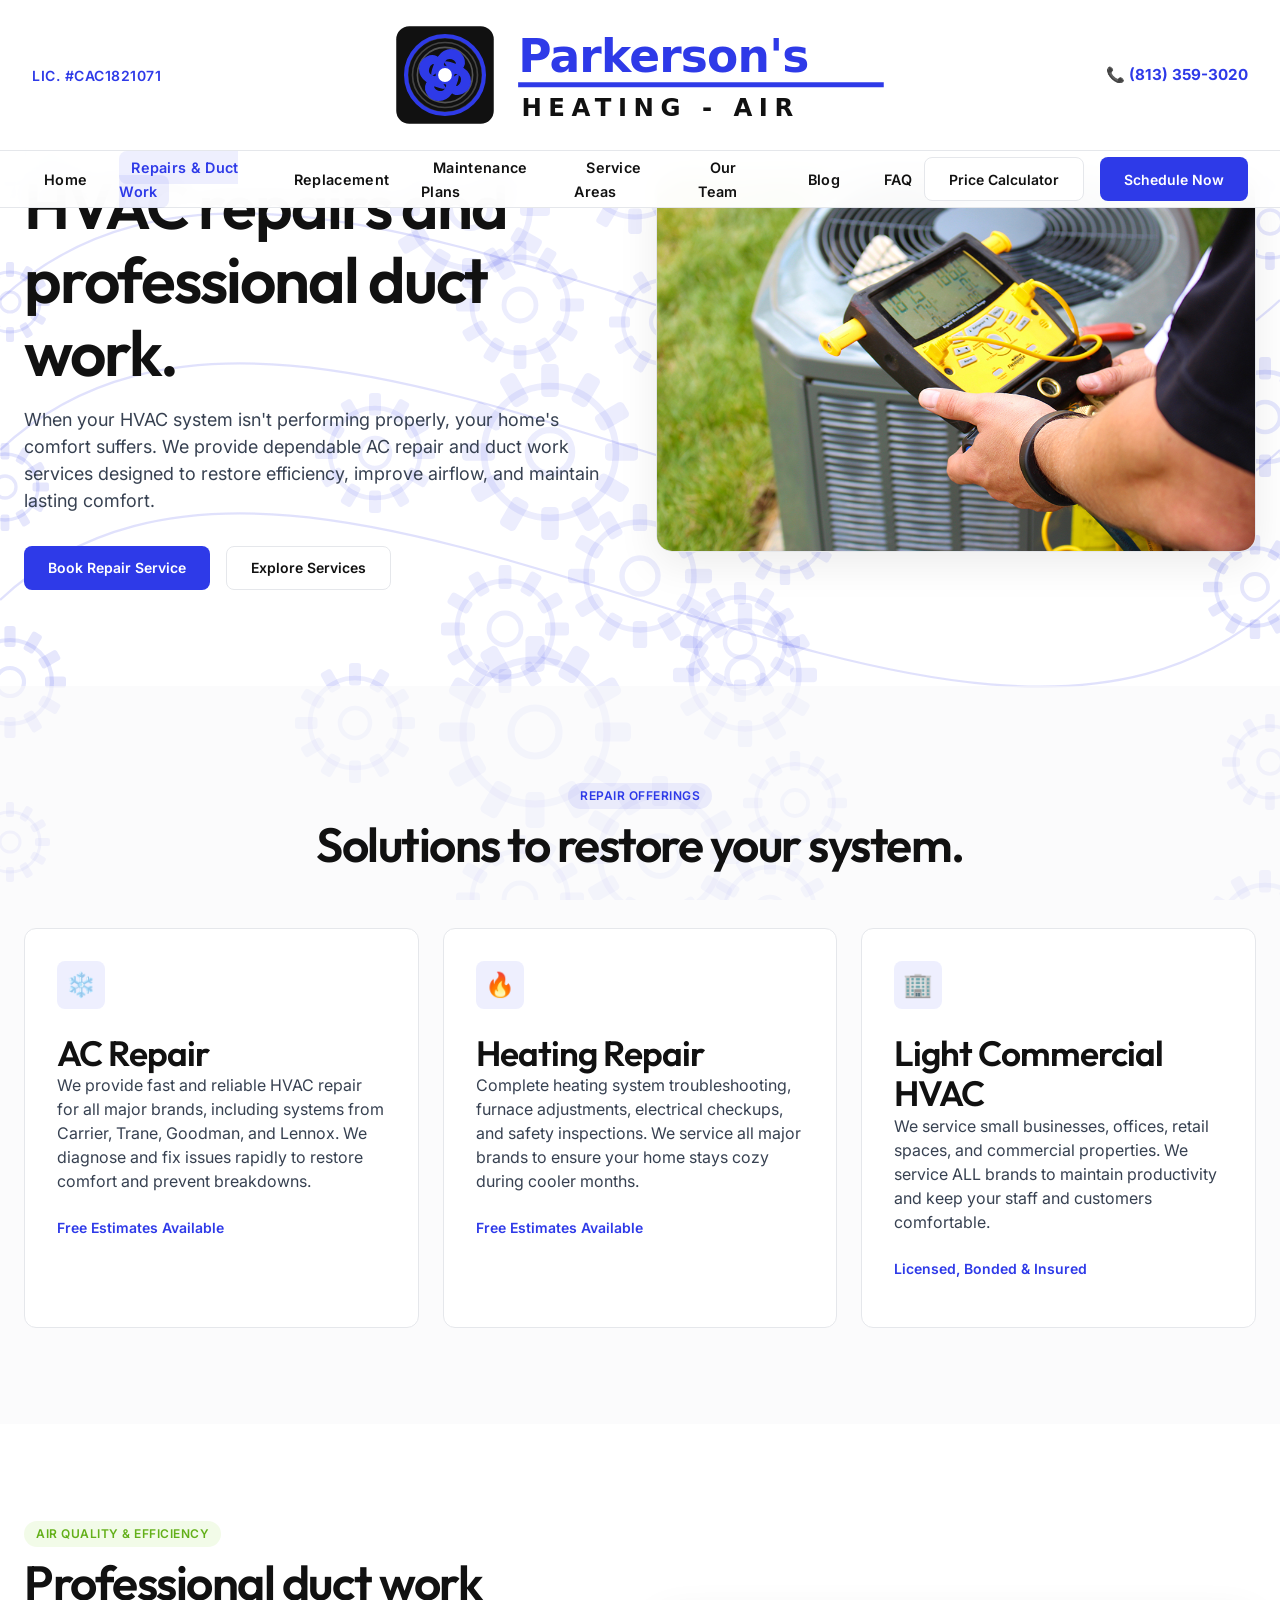
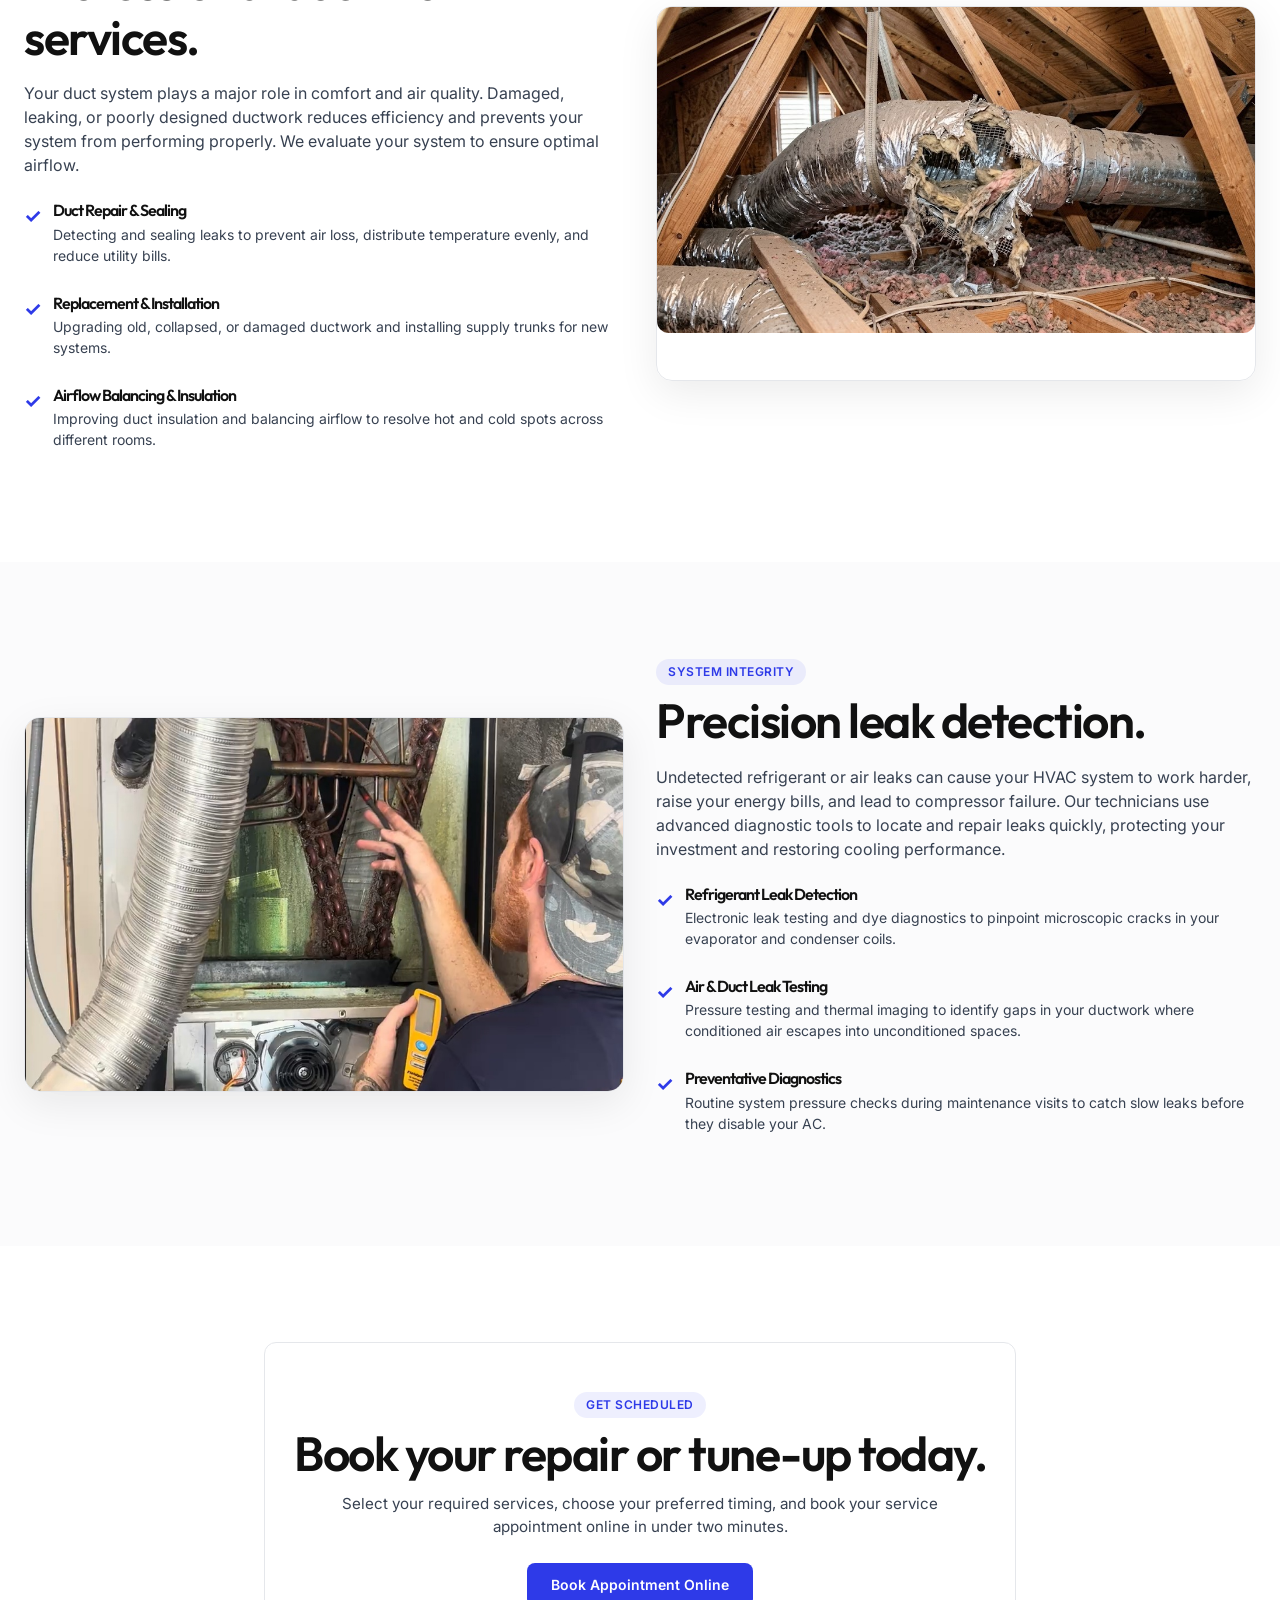
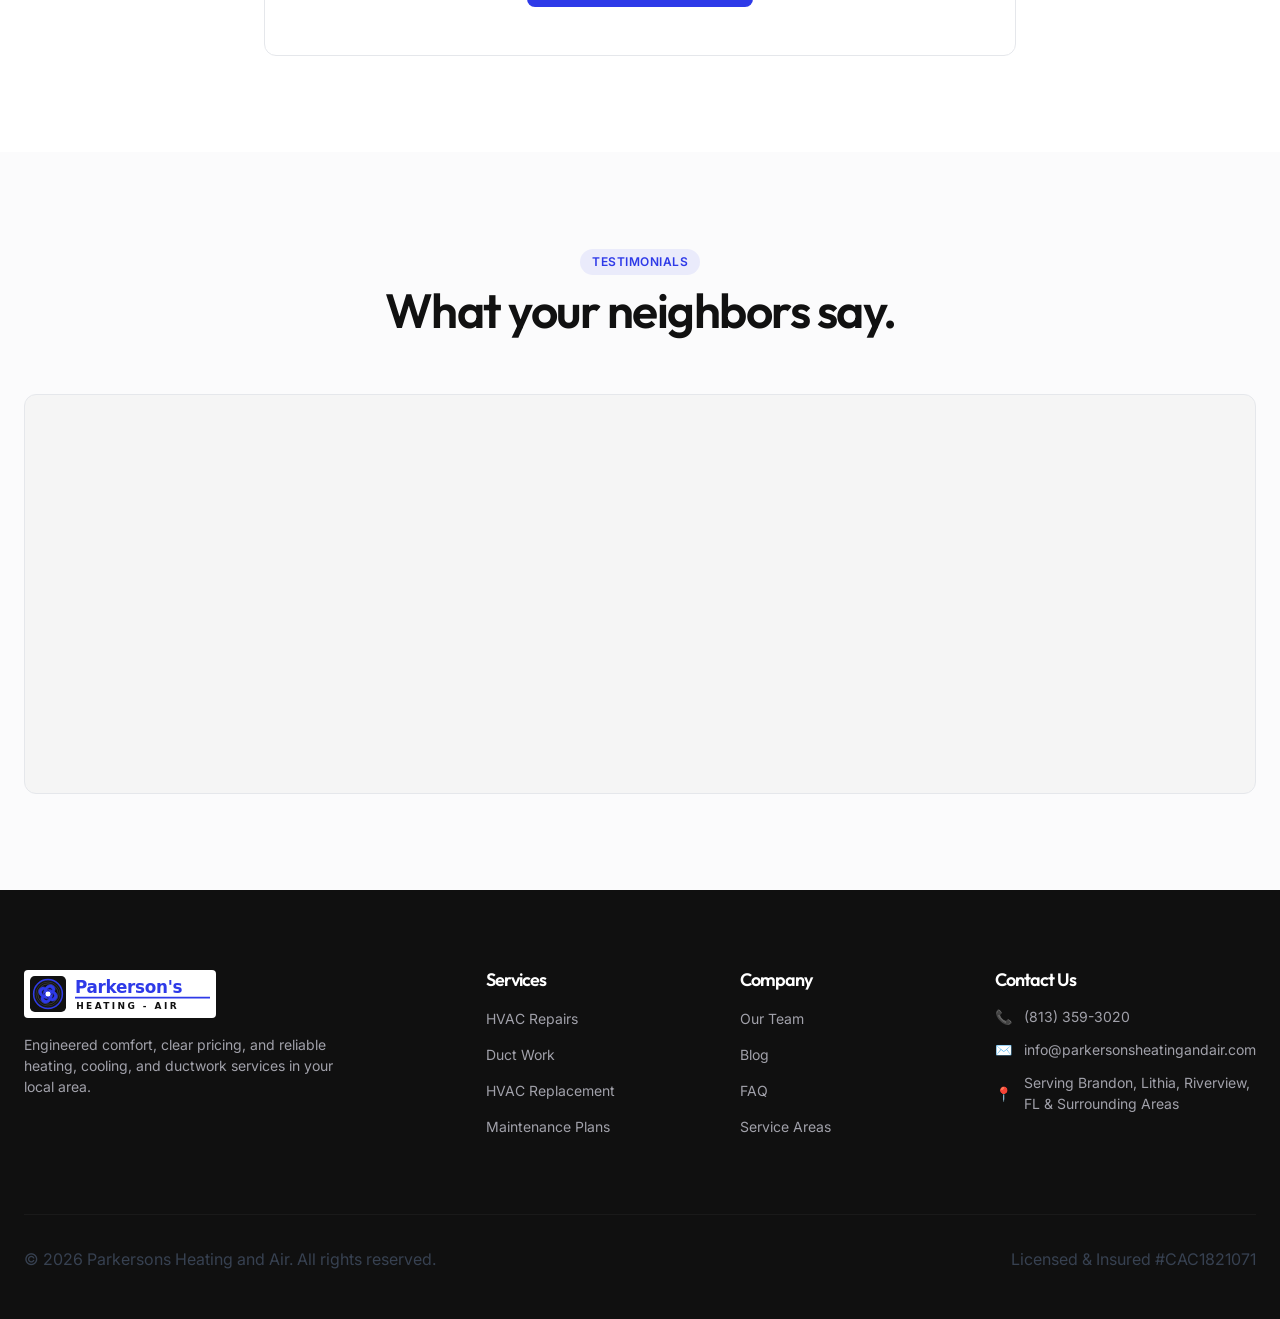
<file: repairs.html>
<!DOCTYPE html>
<html lang="en">
<head>
  <meta charset="UTF-8">
  <script>document.documentElement.classList.add('js')</script>
  <meta name="viewport" content="width=device-width, initial-scale=1.0">
  <title>HVAC Repairs & Duct Work | Parkersons Heating and Air</title>
  <meta name="description" content="Get fast, certified AC and heating repairs and ductwork services from Parkersons Heating and Air. View transparent pricing and book a service appointment online.">
  <link rel="canonical" href="https://parkersonsheatingandair.com/repairs.html">
  <link rel="stylesheet" href="styles.css?v=6">
  <link rel="icon" type="image/x-icon" type="image/svg+xml" href="assets/favicon.svg">
  <script type="application/ld+json">
  [
    {
      "@context": "https://schema.org",
      "@type": "LocalBusiness",
      "@id": "https://parkersonsheatingandair.com/#localbusiness",
      "name": "Parkersons Heating and Air",
      "image": "https://parkersonsheatingandair.com/assets/hvac_banner.png",
      "url": "https://parkersonsheatingandair.com/",
      "telephone": "+1-813-359-3020",
      "email": "info@parkersonsheatingandair.com",
      "priceRange": "$$",
      "address": {
        "@type": "PostalAddress",
        "streetAddress": "Serving Brandon & Surrounding Areas",
        "addressLocality": "Brandon",
        "addressRegion": "FL",
        "postalCode": "33511",
        "addressCountry": "US"
      },
      "geo": {
        "@type": "GeoCoordinates",
        "latitude": 27.9378,
        "longitude": -82.2859
      },
      "openingHoursSpecification": [
        {
          "@type": "OpeningHoursSpecification",
          "dayOfWeek": ["Monday", "Tuesday", "Wednesday", "Thursday", "Friday", "Saturday", "Sunday"],
          "opens": "00:00",
          "closes": "23:59"
        }
      ],
      "areaServed": {
        "@type": "AdministrativeArea",
        "name": "Brandon Metro Area"
      }
    },
    {
      "@context": "https://schema.org",
      "@type": "Service",
      "name": "HVAC Repairs & Duct Work",
      "provider": {
        "@id": "https://parkersonsheatingandair.com/#localbusiness"
      },
      "areaServed": {
        "@type": "AdministrativeArea",
        "name": "Brandon Metro Area"
      },
      "hasOfferCatalog": {
        "@type": "OfferCatalog",
        "name": "HVAC Repair and Ductwork Services",
        "itemListElement": [
          {
            "@type": "Offer",
            "itemOffered": {
              "@type": "Service",
              "name": "AC Repair",
              "description": "Restoring cooling performance, addressing refrigerant leaks, blower motor failures, electrical repairs, and sensor issues."
            },
            "priceSpecification": {
              "@type": "UnitPriceSpecification",
              "price": "89",
              "priceCurrency": "USD",
              "description": "Flat Diagnostics Fee"
            }
          },
          {
            "@type": "Offer",
            "itemOffered": {
              "@type": "Service",
              "name": "Heating Repair",
              "description": "Expert diagnostic and repair services for gas furnaces, electric heat pumps, igniters, burners, and heat exchangers."
            },
            "priceSpecification": {
              "@type": "UnitPriceSpecification",
              "price": "89",
              "priceCurrency": "USD",
              "description": "Flat Diagnostics Fee"
            }
          },
          {
            "@type": "Offer",
            "itemOffered": {
              "@type": "Service",
              "name": "Professional Ductwork Cleaning & Sealing",
              "description": "Deep cleaning dust, dander, and mold spores to restore indoor air hygiene, and sealing duct cracks from the inside out."
            }
          }
        ]
      }
    }
  ]
  </script>
</head>
<body>

  <!-- Top Navigation -->
  <nav class="top-nav" aria-label="Main Navigation">
    <!-- Tier 1: Logo & Utility Info (Desktop only) -->
    <div class="nav-tier-top">
      <div class="container nav-container-top">
        <div class="nav-utility-left">Lic. #CAC1821071</div>
        <a href="index.html?v=3" class="logo logo-desktop" aria-label="Parkersons Heating and Air Home">
          <img src="assets/logo.svg" alt="Parkerson's Heating & Air Logo">
        </a>
        <div class="nav-utility-right">
          <a href="tel:(813)359-3020" class="nav-phone">📞 (813) 359-3020</a>
        </div>
      </div>
    </div>
    
    <!-- Tier 2: Navigation Links & CTAs -->
    <div class="nav-tier-bottom">
      <div class="container nav-container-bottom">
        <a href="index.html?v=3" class="logo logo-mobile" aria-label="Parkersons Heating and Air Home">
          <img src="assets/logo.svg" alt="Parkerson's Heating & Air Logo">
        </a>
        <button class="menu-toggle" aria-label="Toggle menu" aria-expanded="false" aria-controls="nav-list">
          ☰
        </button>
        <ul class="nav-links" id="nav-list">
          <li><a href="index.html?v=3">Home</a></li>
          <li><a href="repairs.html?v=3" class="active">Repairs &amp; Duct Work</a></li>
          <li><a href="replacement.html?v=3">Replacement</a></li>
          <li><a href="maintenance.html?v=3">Maintenance Plans</a></li>
          <li><a href="service-areas.html?v=3">Service Areas</a></li>
          <li><a href="team.html?v=3">Our Team</a></li>
          <li><a href="blog.html?v=3">Blog</a></li>
          <li><a href="faq.html?v=3">FAQ</a></li>
        </ul>
        <div class="nav-cta">
          <a href="replacement.html?v=3" class="btn btn-secondary">Price Calculator</a>
          <a href="contact.html?v=3" class="btn btn-primary">Schedule Now</a>
        </div>
      </div>
    </div>
  </nav>

  <!-- Hero Section -->
  <header class="section hero" aria-label="Repairs and Duct Work Introduction">
    <div class="container grid-2" style="align-items: center;">
      <div class="hero-content animate-on-scroll">
        <span class="hero-subtitle">Reliable Repairs. Better Airflow. Lasting Comfort.</span>
        <h1>HVAC repairs and professional duct work.</h1>
        <p class="hero-descr">When your HVAC system isn't performing properly, your home's comfort suffers. We provide dependable AC repair and duct work services designed to restore efficiency, improve airflow, and maintain lasting comfort.</p>
        <div class="hero-actions">
          <a href="contact.html?v=3" class="btn btn-primary">Book Repair Service</a>
          <a href="#services" class="btn btn-secondary">Explore Services</a>
        </div>
      </div>
      <div class="animate-on-scroll" style="transition-delay: 0.1s;">
        <div class="hero-image-container">
          <img src="assets/ac-repair.jpg" alt="Certified HVAC technician repairing a residential central air conditioner condenser unit">
        </div>
      </div>
    </div>
  </header>

  <main>
  <!-- Repair Services -->
  <section class="section section-alt" id="services" aria-label="Our Repair Services">
    <div class="container">
      <div style="text-align: center; margin-bottom: 56px;" class="animate-on-scroll">
        <span class="badge badge-primary">Repair Offerings</span>
        <h2 style="margin-top: var(--space-xs);">Solutions to restore your system.</h2>
      </div>

      <div class="grid-3">
        <!-- Repair Card 1 -->
        <article class="card card-white animate-on-scroll">
          <div class="card-icon" aria-hidden="true">❄️</div>
          <h3>AC Repair</h3>
          <p>We provide fast and reliable HVAC repair for all major brands, including systems from Carrier, Trane, Goodman, and Lennox. We diagnose and fix issues rapidly to restore comfort and prevent breakdowns.</p>
          <p style="font-weight: 600; font-size: 0.875rem; color: var(--primary); margin-top: auto; padding-top: var(--space-xs);">Free Estimates Available</p>
        </article>

        <!-- Repair Card 2 -->
        <article class="card card-white animate-on-scroll" style="transition-delay: 0.1s;">
          <div class="card-icon" aria-hidden="true">🔥</div>
          <h3>Heating Repair</h3>
          <p>Complete heating system troubleshooting, furnace adjustments, electrical checkups, and safety inspections. We service all major brands to ensure your home stays cozy during cooler months.</p>
          <p style="font-weight: 600; font-size: 0.875rem; color: var(--primary); margin-top: auto; padding-top: var(--space-xs);">Free Estimates Available</p>
        </article>

        <!-- Repair Card 3 -->
        <article class="card card-white animate-on-scroll" style="transition-delay: 0.2s;">
          <div class="card-icon" aria-hidden="true">🏢</div>
          <h3>Light Commercial HVAC</h3>
          <p>We service small businesses, offices, retail spaces, and commercial properties. We service ALL brands to maintain productivity and keep your staff and customers comfortable.</p>
          <p style="font-weight: 600; font-size: 0.875rem; color: var(--primary); margin-top: auto; padding-top: var(--space-xs);">Licensed, Bonded &amp; Insured</p>
        </article>
      </div>
    </div>
  </section>

  <!-- Duct Work Section -->
  <section class="section" id="ductwork" aria-label="Duct Work services">
    <div class="container grid-2" style="align-items: center;">
      <div class="animate-on-scroll">
        <span class="badge badge-accent">Air Quality & Efficiency</span>
        <h2 style="margin: var(--space-xs) 0 var(--space-md);">Professional duct work services.</h2>
        <p>Your duct system plays a major role in comfort and air quality. Damaged, leaking, or poorly designed ductwork reduces efficiency and prevents your system from performing properly. We evaluate your system to ensure optimal airflow.</p>
        
        <div style="margin-top: var(--space-lg); display: grid; gap: var(--space-sm);">
          <div style="display: flex; gap: var(--space-sm); align-items: flex-start;">
            <span style="color: var(--primary); font-weight: 700; font-size: 1.25rem;">✓</span>
            <div>
              <h3 style="font-size: 1rem; font-weight: 600; margin: 0;">Duct Repair &amp; Sealing</h3>
              <p style="font-size: 0.875rem; margin-top: 4px;">Detecting and sealing leaks to prevent air loss, distribute temperature evenly, and reduce utility bills.</p>
            </div>
          </div>
          <div style="display: flex; gap: var(--space-sm); align-items: flex-start;">
            <span style="color: var(--primary); font-weight: 700; font-size: 1.25rem;">✓</span>
            <div>
              <h3 style="font-size: 1rem; font-weight: 600; margin: 0;">Replacement &amp; Installation</h3>
              <p style="font-size: 0.875rem; margin-top: 4px;">Upgrading old, collapsed, or damaged ductwork and installing supply trunks for new systems.</p>
            </div>
          </div>
          <div style="display: flex; gap: var(--space-sm); align-items: flex-start;">
            <span style="color: var(--primary); font-weight: 700; font-size: 1.25rem;">✓</span>
            <div>
              <h3 style="font-size: 1rem; font-weight: 600; margin: 0;">Airflow Balancing &amp; Insulation</h3>
              <p style="font-size: 0.875rem; margin-top: 4px;">Improving duct insulation and balancing airflow to resolve hot and cold spots across different rooms.</p>
            </div>
          </div>
        </div>
      </div>
      <div class="animate-on-scroll" style="transition-delay: 0.15s;">
        <div class="hero-image-container">
          <img src="assets/damaged-ductwork.jpg" alt="Severely damaged and torn flexible air duct exposing internal insulation in an attic" style="border-radius: var(--rounded-lg); width: 100%; height: auto; object-fit: cover;">
        </div>
      </div>
    </div>
  </section>

  <!-- Leak Detection Section -->
  <section class="section section-alt" id="leakdetection" aria-label="Leak Detection services">
    <div class="container grid-2" style="align-items: center;">
      <div class="animate-on-scroll" style="transition-delay: 0.15s;">
        <div class="hero-image-container">
          <img src="assets/leak-detection.jpg" alt="HVAC technician holding a electronic leak detector probe to find refrigerant leaks on evaporator coils" style="border-radius: var(--rounded-lg); width: 100%; height: auto; object-fit: cover;">
        </div>
      </div>
      <div class="animate-on-scroll">
        <span class="badge badge-primary">System Integrity</span>
        <h2 style="margin: var(--space-xs) 0 var(--space-md);">Precision leak detection.</h2>
        <p>Undetected refrigerant or air leaks can cause your HVAC system to work harder, raise your energy bills, and lead to compressor failure. Our technicians use advanced diagnostic tools to locate and repair leaks quickly, protecting your investment and restoring cooling performance.</p>
        
        <div style="margin-top: var(--space-lg); display: grid; gap: var(--space-sm);">
          <div style="display: flex; gap: var(--space-sm); align-items: flex-start;">
            <span style="color: var(--primary); font-weight: 700; font-size: 1.25rem;">✓</span>
            <div>
              <h3 style="font-size: 1rem; font-weight: 600; margin: 0;">Refrigerant Leak Detection</h3>
              <p style="font-size: 0.875rem; margin-top: 4px;">Electronic leak testing and dye diagnostics to pinpoint microscopic cracks in your evaporator and condenser coils.</p>
            </div>
          </div>
          <div style="display: flex; gap: var(--space-sm); align-items: flex-start;">
            <span style="color: var(--primary); font-weight: 700; font-size: 1.25rem;">✓</span>
            <div>
              <h3 style="font-size: 1rem; font-weight: 600; margin: 0;">Air &amp; Duct Leak Testing</h3>
              <p style="font-size: 0.875rem; margin-top: 4px;">Pressure testing and thermal imaging to identify gaps in your ductwork where conditioned air escapes into unconditioned spaces.</p>
            </div>
          </div>
          <div style="display: flex; gap: var(--space-sm); align-items: flex-start;">
            <span style="color: var(--primary); font-weight: 700; font-size: 1.25rem;">✓</span>
            <div>
              <h3 style="font-size: 1rem; font-weight: 600; margin: 0;">Preventative Diagnostics</h3>
              <p style="font-size: 0.875rem; margin-top: 4px;">Routine system pressure checks during maintenance visits to catch slow leaks before they disable your AC.</p>
            </div>
          </div>
        </div>
      </div>
    </div>
  </section>

  <!-- Scheduling CTA Section -->
  <section class="section" aria-label="Schedule Appointment CTA">
    <div class="container" style="max-width: 800px;">
      <div class="card card-white animate-on-scroll" style="text-align: center; padding: 48px var(--space-lg);">
        <span class="badge badge-primary">Get Scheduled</span>
        <h2 style="margin-top: var(--space-xs); margin-bottom: var(--space-sm);">Book your repair or tune-up today.</h2>
        <p style="color: var(--body); max-width: 600px; margin: 0 auto var(--space-lg); font-size: 0.95rem;">Select your required services, choose your preferred timing, and book your service appointment online in under two minutes.</p>
        <a href="contact.html?v=3" class="btn btn-primary">Book Appointment Online</a>
      </div>
    </div>
  </section>

  <!-- Customer Reviews -->
  <section class="section section-alt" aria-label="Customer Reviews">
    <div class="container">
      <div style="text-align: center; margin-bottom: 56px;" class="animate-on-scroll">
        <span class="badge badge-primary">Testimonials</span>
        <h2 style="margin-top: var(--space-xs);">What your neighbors say.</h2>
      </div>

      <div class="reviews-widget-container animate-on-scroll" style="transition-delay: 0.1s;" data-lazy-widget>
        <div class="reviews-skeleton">
          <div class="skeleton-header">
            <div class="skeleton-avatar"></div>
            <div class="skeleton-text-group">
              <div class="skeleton-line short"></div>
              <div class="skeleton-line medium"></div>
            </div>
          </div>
          <div class="skeleton-body">
            <div class="skeleton-line long"></div>
            <div class="skeleton-line long"></div>
            <div class="skeleton-line medium"></div>
          </div>
        </div>
      </div>
    </div>
  </section>

  </main>

  <!-- Footer -->
  <footer>
    <div class="container">
      <div class="footer-top">
        <div class="footer-info">
          <a href="index.html?v=3" class="logo" aria-label="Parkersons Heating and Air Home">
            <img src="assets/logo.svg" alt="Parkerson's Heating & Air Logo" style="height: 48px; display: block; border-radius: 4px;">
          </a>
          <p>Engineered comfort, clear pricing, and reliable heating, cooling, and ductwork services in your local area.</p>
        </div>
        <div class="footer-col">
          <h3 style="font-size: 1.125rem; font-weight: 600; margin-bottom: var(--space-md); color: #fff;">Services</h3>
          <ul class="footer-links">
            <li><a href="repairs.html?v=3">HVAC Repairs</a></li>
            <li><a href="repairs.html?v=3#ductwork">Duct Work</a></li>
            <li><a href="replacement.html?v=3">HVAC Replacement</a></li>
            <li><a href="maintenance.html?v=3">Maintenance Plans</a></li>
          </ul>
        </div>
        <div class="footer-col">
          <h3 style="font-size: 1.125rem; font-weight: 600; margin-bottom: var(--space-md); color: #fff;">Company</h3>
          <ul class="footer-links">
            <li><a href="team.html?v=3">Our Team</a></li>
            <li><a href="blog.html?v=3">Blog</a></li>
            <li><a href="faq.html?v=3">FAQ</a></li>
            <li><a href="service-areas.html?v=3">Service Areas</a></li>
          </ul>
        </div>
        <div class="footer-col">
          <h3 style="font-size: 1.125rem; font-weight: 600; margin-bottom: var(--space-md); color: #fff;">Contact Us</h3>
          <ul class="contact-list">
            <li><span>📞</span> (813) 359-3020</li>
            <li><span>✉️</span> info@parkersonsheatingandair.com</li>
            <li><span>📍</span> Serving Brandon, Lithia, Riverview, FL &amp; Surrounding Areas</li>
          </ul>
        </div>
      </div>
      <div class="footer-bottom">
        <p>&copy; 2026 Parkersons Heating and Air. All rights reserved.</p>
        <p>Licensed &amp; Insured #CAC1821071</p>
      </div>
    </div>
  </footer>

  <script src="app.js?v=6"></script>
</body>
</html>
</file>
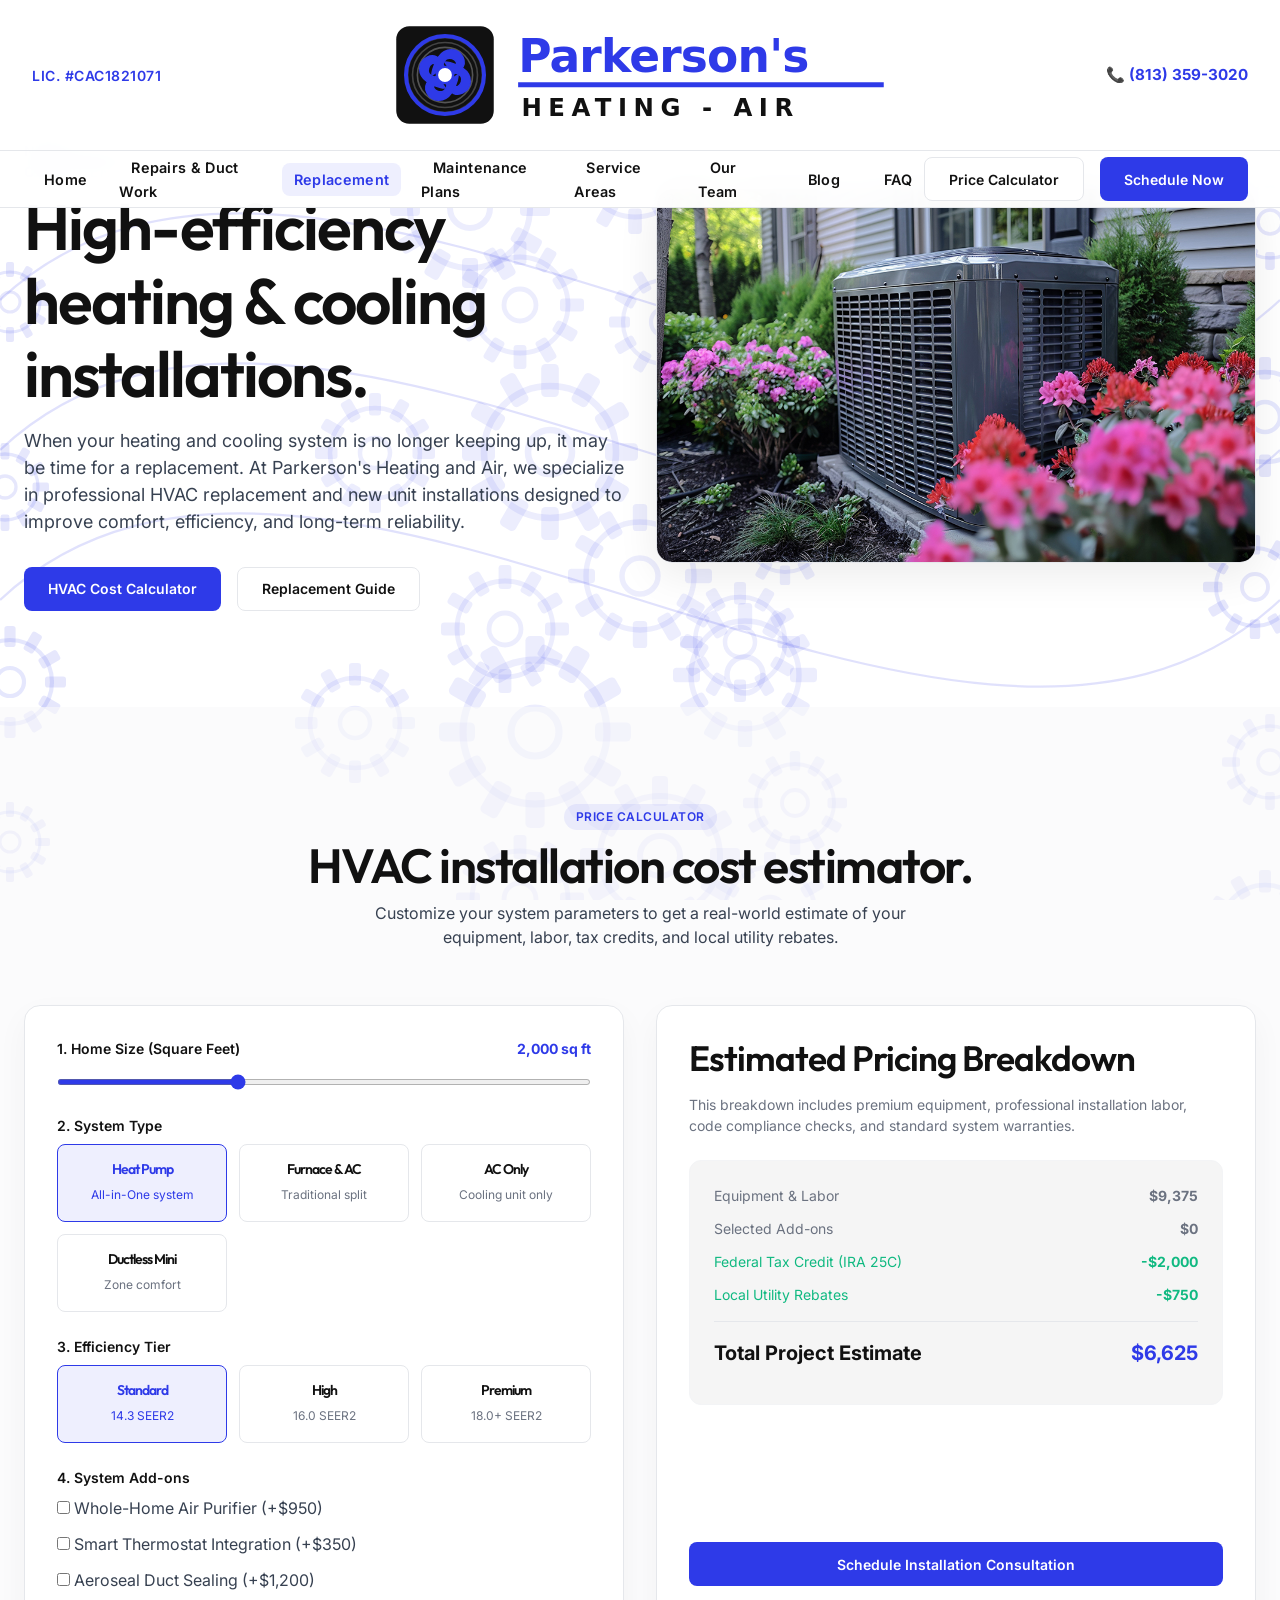
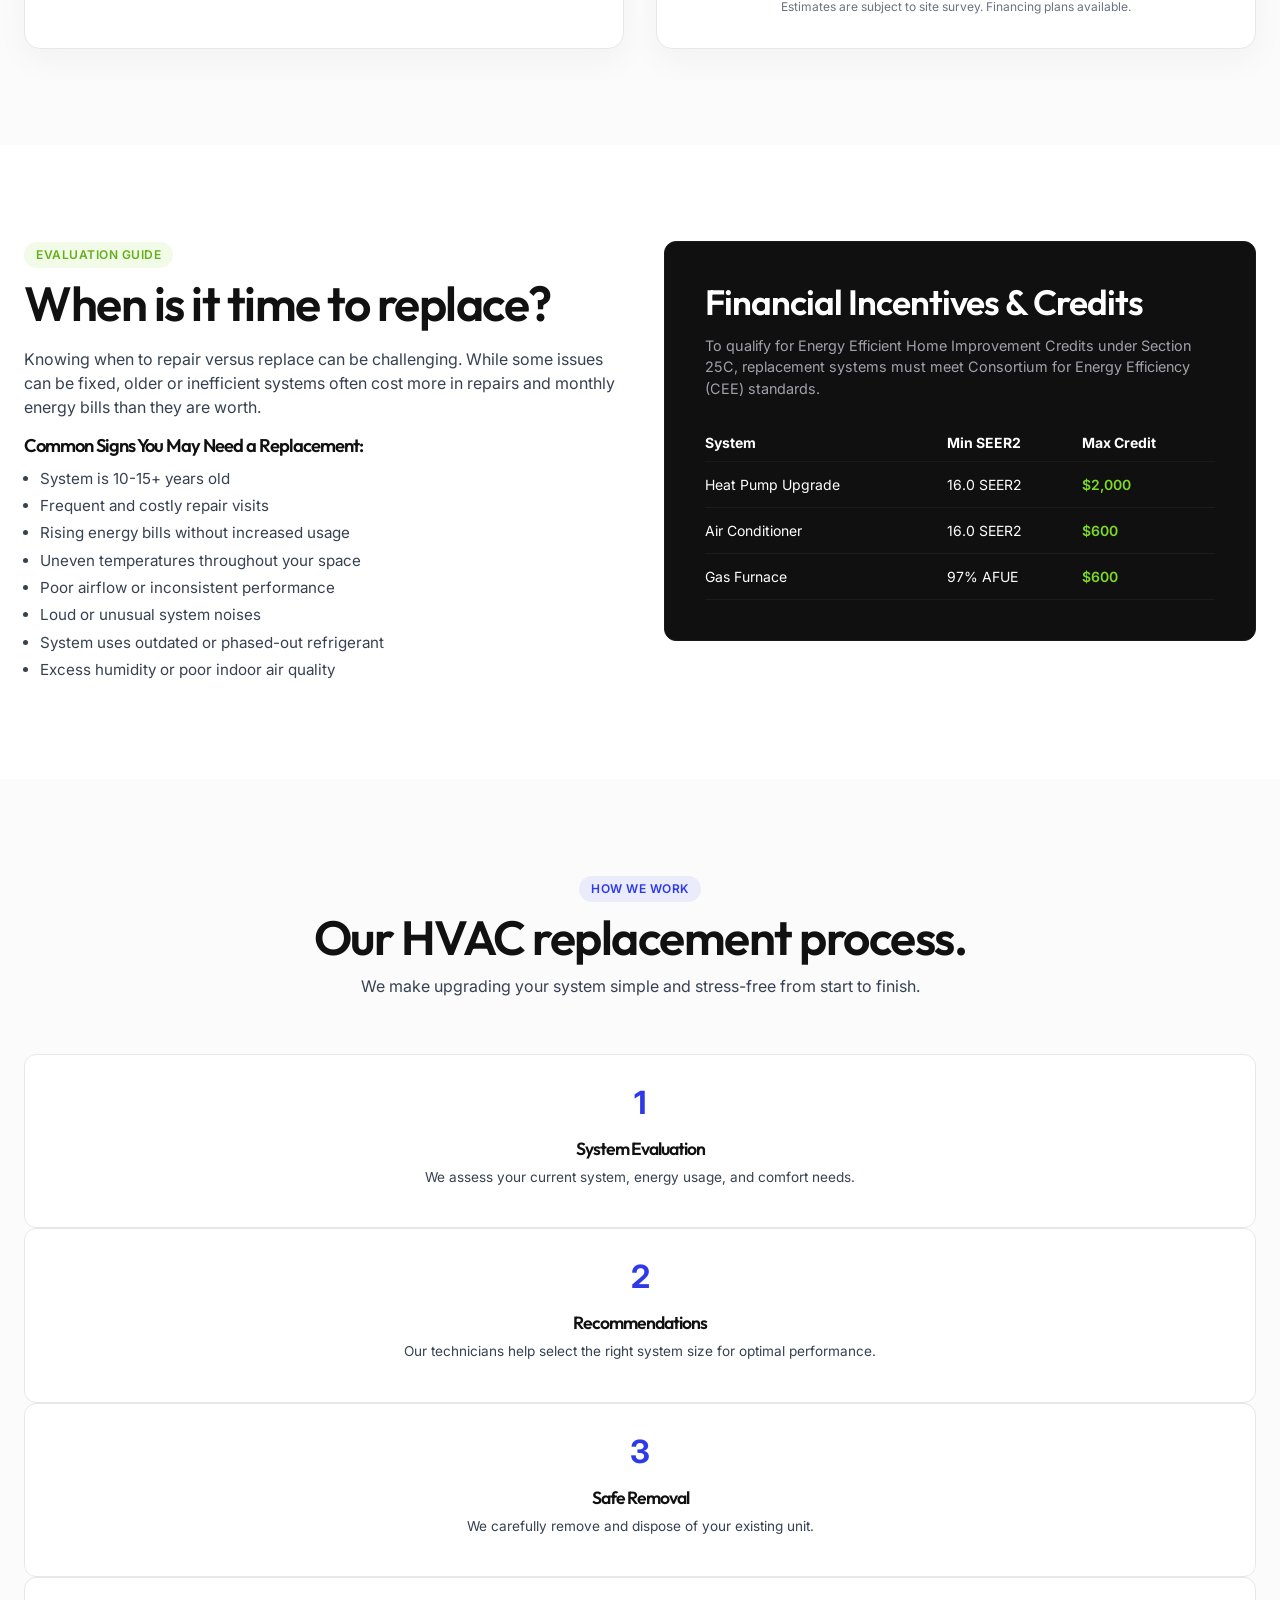
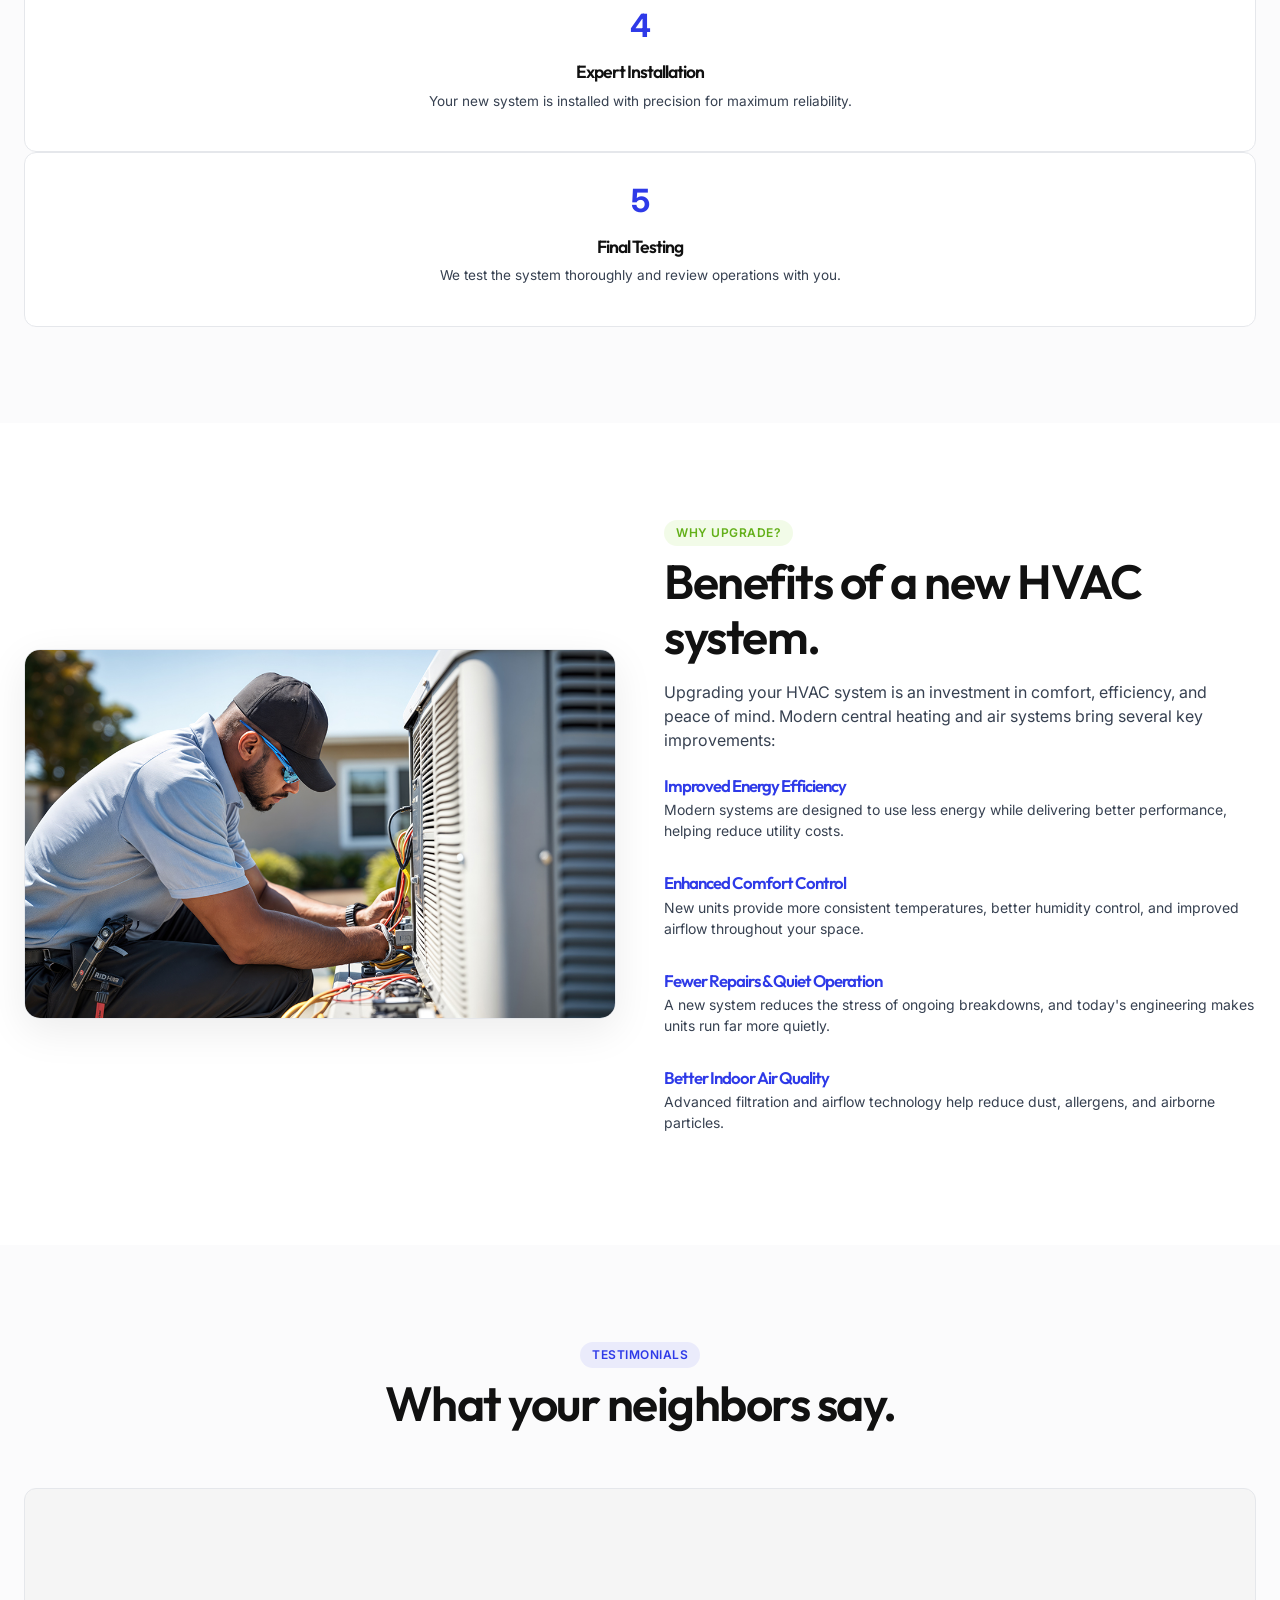
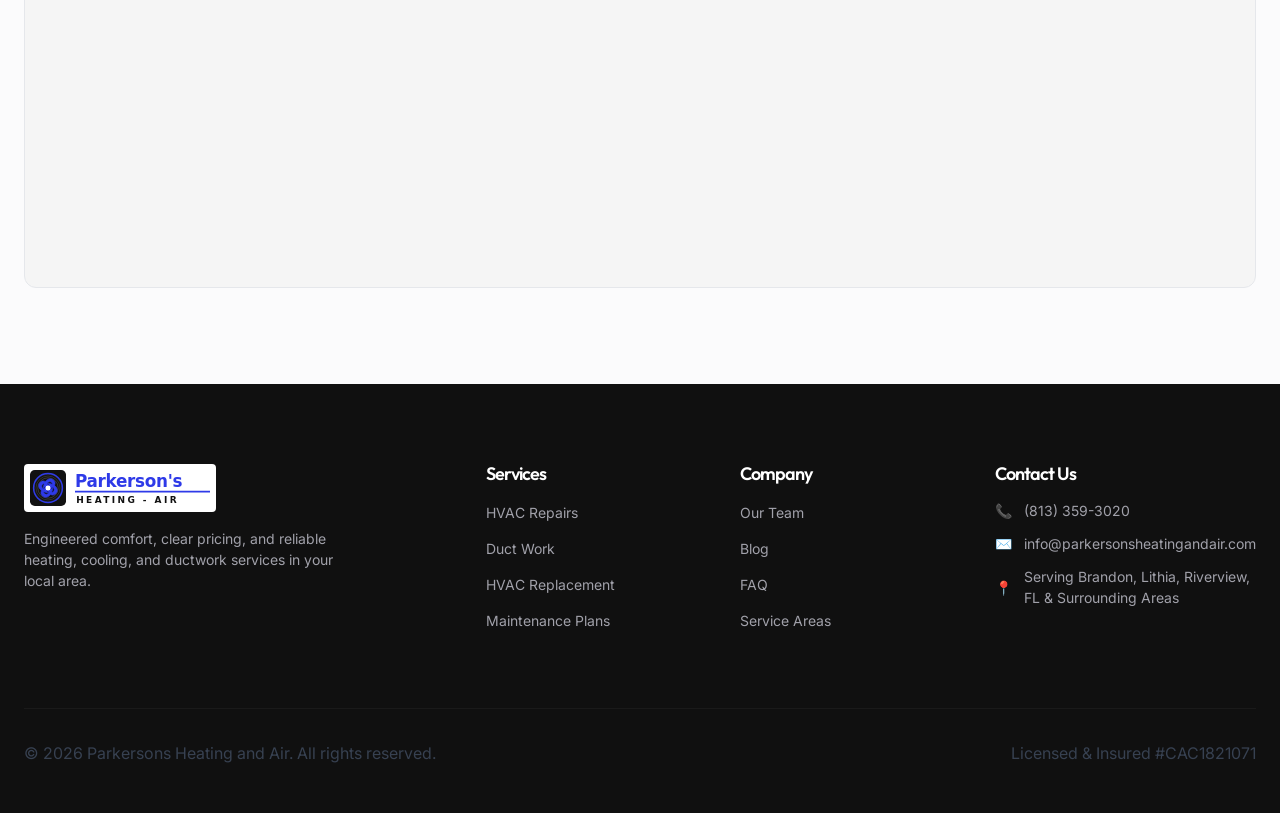
<file: replacement.html>
<!DOCTYPE html>
<html lang="en">
<head>
  <meta charset="UTF-8">
  <script>document.documentElement.classList.add('js')</script>
  <meta name="viewport" content="width=device-width, initial-scale=1.0">
  <title>HVAC Replacement | Parkersons Heating and Air</title>
  <meta name="description" content="Calculate your heating and cooling installation costs with Parkersons Heating and Air. Customize size, system type, efficiency, and add-ons for an instant estimate.">
  <link rel="canonical" href="https://parkersonsheatingandair.com/replacement.html">
  <link rel="stylesheet" href="styles.css?v=6">
  <link rel="icon" type="image/x-icon" type="image/svg+xml" href="assets/favicon.svg">
  <script type="application/ld+json">
  [
    {
      "@context": "https://schema.org",
      "@type": "LocalBusiness",
      "@id": "https://parkersonsheatingandair.com/#localbusiness",
      "name": "Parkersons Heating and Air",
      "image": "https://parkersonsheatingandair.com/assets/hvac_banner.png",
      "url": "https://parkersonsheatingandair.com/",
      "telephone": "+1-813-359-3020",
      "email": "info@parkersonsheatingandair.com",
      "priceRange": "$$",
      "address": {
        "@type": "PostalAddress",
        "streetAddress": "Serving Brandon & Surrounding Areas",
        "addressLocality": "Brandon",
        "addressRegion": "FL",
        "postalCode": "33511",
        "addressCountry": "US"
      },
      "geo": {
        "@type": "GeoCoordinates",
        "latitude": 27.9378,
        "longitude": -82.2859
      },
      "openingHoursSpecification": [
        {
          "@type": "OpeningHoursSpecification",
          "dayOfWeek": ["Monday", "Tuesday", "Wednesday", "Thursday", "Friday", "Saturday", "Sunday"],
          "opens": "00:00",
          "closes": "23:59"
        }
      ],
      "areaServed": {
        "@type": "AdministrativeArea",
        "name": "Brandon Metro Area"
      }
    },
    {
      "@context": "https://schema.org",
      "@type": "Service",
      "name": "HVAC Upgrades & Installation",
      "provider": {
        "@id": "https://parkersonsheatingandair.com/#localbusiness"
      },
      "description": "High-efficiency heating & cooling installations. Upgrade old, high-bill systems with modern comfort solutions and 10-year parts warranty.",
      "areaServed": {
        "@type": "AdministrativeArea",
        "name": "Brandon Metro Area"
      }
    }
  ]
  </script>
</head>
<body>

  <!-- Top Navigation -->
  <nav class="top-nav" aria-label="Main Navigation">
    <!-- Tier 1: Logo & Utility Info (Desktop only) -->
    <div class="nav-tier-top">
      <div class="container nav-container-top">
        <div class="nav-utility-left">Lic. #CAC1821071</div>
        <a href="index.html?v=3" class="logo logo-desktop" aria-label="Parkersons Heating and Air Home">
          <img src="assets/logo.svg" alt="Parkerson's Heating & Air Logo">
        </a>
        <div class="nav-utility-right">
          <a href="tel:(813)359-3020" class="nav-phone">📞 (813) 359-3020</a>
        </div>
      </div>
    </div>
    
    <!-- Tier 2: Navigation Links & CTAs -->
    <div class="nav-tier-bottom">
      <div class="container nav-container-bottom">
        <a href="index.html?v=3" class="logo logo-mobile" aria-label="Parkersons Heating and Air Home">
          <img src="assets/logo.svg" alt="Parkerson's Heating & Air Logo">
        </a>
        <button class="menu-toggle" aria-label="Toggle menu" aria-expanded="false" aria-controls="nav-list">
          ☰
        </button>
        <ul class="nav-links" id="nav-list">
          <li><a href="index.html?v=3">Home</a></li>
          <li><a href="repairs.html?v=3">Repairs &amp; Duct Work</a></li>
          <li><a href="replacement.html?v=3" class="active">Replacement</a></li>
          <li><a href="maintenance.html?v=3">Maintenance Plans</a></li>
          <li><a href="service-areas.html?v=3">Service Areas</a></li>
          <li><a href="team.html?v=3">Our Team</a></li>
          <li><a href="blog.html?v=3">Blog</a></li>
          <li><a href="faq.html?v=3">FAQ</a></li>
        </ul>
        <div class="nav-cta">
          <a href="replacement.html?v=3" class="btn btn-secondary">Price Calculator</a>
          <a href="contact.html?v=3" class="btn btn-primary">Schedule Now</a>
        </div>
      </div>
    </div>
  </nav>

  <!-- Hero Section -->
  <header class="section hero" aria-label="Replacement Services Introduction">
    <div class="container grid-2" style="align-items: center;">
      <div class="hero-content animate-on-scroll">
        <span class="hero-subtitle">New HVAC Installation. Change Outs. Lasting Comfort with Confidence.</span>
        <h1>High-efficiency heating &amp; cooling installations.</h1>
        <p class="hero-descr">When your heating and cooling system is no longer keeping up, it may be time for a replacement. At Parkerson's Heating and Air, we specialize in professional HVAC replacement and new unit installations designed to improve comfort, efficiency, and long-term reliability.</p>
        <div class="hero-actions">
          <a href="#calculator" class="btn btn-primary">HVAC Cost Calculator</a>
          <a href="#evaluation" class="btn btn-secondary">Replacement Guide</a>
        </div>
      </div>
      <div class="animate-on-scroll" style="transition-delay: 0.1s;">
        <div class="hero-image-container">
          <img src="assets/hvac-replacement.jpg" alt="Homeowner discussing high-efficiency central air conditioner replacement options with a technician">
        </div>
      </div>
    </div>
  </header>

  <main>
  <!-- Interactive Calculator Section -->
  <section class="section section-alt" id="calculator" aria-label="Price Estimator Calculator">
    <div class="container">
      <div style="text-align: center; margin-bottom: 56px;" class="animate-on-scroll">
        <span class="badge badge-primary">Price Calculator</span>
        <h2 style="margin-top: var(--space-xs);">HVAC installation cost estimator.</h2>
        <p style="margin-top: var(--space-xs); max-width: 600px; margin-left: auto; margin-right: auto;">Customize your system parameters to get a real-world estimate of your equipment, labor, tax credits, and local utility rebates.</p>
      </div>

      <div class="grid-2 animate-on-scroll">
        <!-- Input controls -->
        <div class="calculator-card">
          <!-- Step 1: Home Size -->
          <div class="calc-group">
            <div class="calc-label">
              <span>1. Home Size (Square Feet)</span>
              <span style="color: var(--primary); font-weight: 700;"><span id="size-value">2,000</span> sq ft</span>
            </div>
            <input type="range" id="calc-home-size" min="1000" max="4000" step="100" value="2000" class="calc-range" aria-label="Home size in square feet">
          </div>

          <!-- Step 2: System Type -->
          <div class="calc-group">
            <div class="calc-label">
              <span>2. System Type</span>
            </div>
            <div class="calc-grid">
              <div class="calc-option active" data-type="heat-pump" role="button" tabindex="0">
                <h3>Heat Pump</h3>
                <span>All-in-One system</span>
              </div>
              <div class="calc-option" data-type="split-system" role="button" tabindex="0">
                <h3>Furnace & AC</h3>
                <span>Traditional split</span>
              </div>
              <div class="calc-option" data-type="ac-only" role="button" tabindex="0">
                <h3>AC Only</h3>
                <span>Cooling unit only</span>
              </div>
              <div class="calc-option" data-type="mini-split" role="button" tabindex="0">
                <h3>Ductless Mini</h3>
                <span>Zone comfort</span>
              </div>
            </div>
          </div>

          <!-- Step 3: Efficiency Level -->
          <div class="calc-group">
            <div class="calc-label">
              <span>3. Efficiency Tier</span>
            </div>
            <div class="calc-grid">
              <div class="calc-option active" data-efficiency="standard" role="button" tabindex="0">
                <h3>Standard</h3>
                <span>14.3 SEER2</span>
              </div>
              <div class="calc-option" data-efficiency="high" role="button" tabindex="0">
                <h3>High</h3>
                <span>16.0 SEER2</span>
              </div>
              <div class="calc-option" data-efficiency="premium" role="button" tabindex="0">
                <h3>Premium</h3>
                <span>18.0+ SEER2</span>
              </div>
            </div>
          </div>

          <!-- Step 4: Optional Add-ons -->
          <div class="calc-group">
            <div class="calc-label">
              <span>4. System Add-ons</span>
            </div>
            <div class="calc-checkboxes">
              <label>
                <input type="checkbox" data-addon="air-purifier">
                <span>Whole-Home Air Purifier (+$950)</span>
              </label>
              <label>
                <input type="checkbox" data-addon="smart-thermostat">
                <span>Smart Thermostat Integration (+$350)</span>
              </label>
              <label>
                <input type="checkbox" data-addon="duct-sealing">
                <span>Aeroseal Duct Sealing (+$1,200)</span>
              </label>
            </div>
          </div>
        </div>

        <!-- Output details -->
        <div class="calculator-card" style="display: flex; flex-direction: column; justify-content: space-between;">
          <div>
            <h3 style="margin-bottom: var(--space-md);">Estimated Pricing Breakdown</h3>
            <p style="font-size: 0.875rem; color: var(--muted); margin-bottom: var(--space-lg);">This breakdown includes premium equipment, professional installation labor, code compliance checks, and standard system warranties.</p>
            
            <div class="calc-results">
              <div class="calc-result-row">
                <span>Equipment & Labor</span>
                <strong id="res-equip">$0</strong>
              </div>
              <div class="calc-result-row">
                <span>Selected Add-ons</span>
                <strong id="res-addons">$0</strong>
              </div>
              <div class="calc-result-row" style="color: var(--success);">
                <span>Federal Tax Credit (IRA 25C)</span>
                <strong id="res-tax">$0</strong>
              </div>
              <div class="calc-result-row" style="color: var(--success);">
                <span>Local Utility Rebates</span>
                <strong id="res-rebates">$0</strong>
              </div>
              <div class="calc-result-row total">
                <span>Total Project Estimate</span>
                <strong id="res-total" style="color: var(--primary);">$0</strong>
              </div>
            </div>
          </div>

          <div style="margin-top: var(--space-xl); text-align: center;">
            <a href="mailto:info@parkersonsheatingandair.com" class="btn btn-primary" style="width: 100%;">Schedule Installation Consultation</a>
            <p style="font-size: 0.75rem; color: var(--muted); margin-top: var(--space-sm); margin-bottom: 0;">Estimates are subject to site survey. Financing plans available.</p>
          </div>
        </div>
      </div>
    </div>
  </section>

  <!-- Evaluation Section (When to Replace & Tax Credits) -->
  <section class="section" id="evaluation" aria-label="System Upgrade Evaluation">
    <div class="container grid-2" style="gap: var(--space-xxl);">
      <div class="animate-on-scroll">
        <span class="badge badge-accent">Evaluation Guide</span>
        <h2 style="margin: var(--space-xs) 0 var(--space-md);">When is it time to replace?</h2>
        <p>Knowing when to repair versus replace can be challenging. While some issues can be fixed, older or inefficient systems often cost more in repairs and monthly energy bills than they are worth.</p>
        
        <h3 style="font-size: 1.15rem; margin-top: var(--space-md); margin-bottom: var(--space-xs);">Common Signs You May Need a Replacement:</h3>
        <ul style="padding-left: var(--space-md); line-height: 1.8; font-size: 0.95rem;">
          <li>System is 10-15+ years old</li>
          <li>Frequent and costly repair visits</li>
          <li>Rising energy bills without increased usage</li>
          <li>Uneven temperatures throughout your space</li>
          <li>Poor airflow or inconsistent performance</li>
          <li>Loud or unusual system noises</li>
          <li>System uses outdated or phased-out refrigerant</li>
          <li>Excess humidity or poor indoor air quality</li>
        </ul>
      </div>

      <div class="animate-on-scroll" style="transition-delay: 0.1s;">
        <div class="card card-dark" style="padding: 40px; border-radius: var(--rounded-lg);">
          <h3 style="margin-bottom: var(--space-sm); color: #fff;">Financial Incentives &amp; Credits</h3>
          <p style="color: var(--on-dark-soft); font-size: 0.9rem; margin-bottom: var(--space-lg);">To qualify for Energy Efficient Home Improvement Credits under Section 25C, replacement systems must meet Consortium for Energy Efficiency (CEE) standards.</p>
          
          <table style="width: 100%; border-collapse: collapse; font-size: 0.875rem; text-align: left;">
            <thead>
              <tr style="border-bottom: 1px solid var(--surface-dark-elevated); color: var(--on-dark);">
                <th style="padding: 8px 0;">System</th>
                <th style="padding: 8px 0;">Min SEER2</th>
                <th style="padding: 8px 0;">Max Credit</th>
              </tr>
            </thead>
            <tbody>
              <tr style="border-bottom: 1px solid rgba(255,255,255,0.05);">
                <td style="padding: 12px 0;">Heat Pump Upgrade</td>
                <td style="padding: 12px 0;">16.0 SEER2</td>
                <td style="padding: 12px 0; color: var(--accent); font-weight: 600;">$2,000</td>
              </tr>
              <tr style="border-bottom: 1px solid rgba(255,255,255,0.05);">
                <td style="padding: 12px 0;">Air Conditioner</td>
                <td style="padding: 12px 0;">16.0 SEER2</td>
                <td style="padding: 12px 0; color: var(--accent); font-weight: 600;">$600</td>
              </tr>
              <tr style="border-bottom: 1px solid rgba(255,255,255,0.05);">
                <td style="padding: 12px 0;">Gas Furnace</td>
                <td style="padding: 12px 0;">97% AFUE</td>
                <td style="padding: 12px 0; color: var(--accent); font-weight: 600;">$600</td>
              </tr>
            </tbody>
          </table>
        </div>
      </div>
    </div>
  </section>

  <!-- Replacement Process Section -->
  <section class="section section-alt" id="process" aria-label="Our HVAC Replacement Process">
    <div class="container">
      <div style="text-align: center; margin-bottom: 56px;" class="animate-on-scroll">
        <span class="badge badge-primary">How We Work</span>
        <h2 style="margin-top: var(--space-xs);">Our HVAC replacement process.</h2>
        <p style="margin-top: var(--space-xs); max-width: 600px; margin-left: auto; margin-right: auto;">We make upgrading your system simple and stress-free from start to finish.</p>
      </div>

      <div class="grid-5 animate-on-scroll">
        <article class="card card-white" style="padding: 24px; text-align: center;">
          <div style="font-size: 2rem; font-weight: 700; color: var(--primary); margin-bottom: 12px;">1</div>
          <h3 style="font-size: 1.1rem; margin-bottom: 8px;">System Evaluation</h3>
          <p style="font-size: 0.85rem; line-height: 1.5;">We assess your current system, energy usage, and comfort needs.</p>
        </article>
        
        <article class="card card-white" style="padding: 24px; text-align: center; transition-delay: 0.1s;">
          <div style="font-size: 2rem; font-weight: 700; color: var(--primary); margin-bottom: 12px;">2</div>
          <h3 style="font-size: 1.1rem; margin-bottom: 8px;">Recommendations</h3>
          <p style="font-size: 0.85rem; line-height: 1.5;">Our technicians help select the right system size for optimal performance.</p>
        </article>

        <article class="card card-white" style="padding: 24px; text-align: center; transition-delay: 0.2s;">
          <div style="font-size: 2rem; font-weight: 700; color: var(--primary); margin-bottom: 12px;">3</div>
          <h3 style="font-size: 1.1rem; margin-bottom: 8px;">Safe Removal</h3>
          <p style="font-size: 0.85rem; line-height: 1.5;">We carefully remove and dispose of your existing unit.</p>
        </article>

        <article class="card card-white" style="padding: 24px; text-align: center; transition-delay: 0.3s;">
          <div style="font-size: 2rem; font-weight: 700; color: var(--primary); margin-bottom: 12px;">4</div>
          <h3 style="font-size: 1.1rem; margin-bottom: 8px;">Expert Installation</h3>
          <p style="font-size: 0.85rem; line-height: 1.5;">Your new system is installed with precision for maximum reliability.</p>
        </article>

        <article class="card card-white" style="padding: 24px; text-align: center; transition-delay: 0.4s;">
          <div style="font-size: 2rem; font-weight: 700; color: var(--primary); margin-bottom: 12px;">5</div>
          <h3 style="font-size: 1.1rem; margin-bottom: 8px;">Final Testing</h3>
          <p style="font-size: 0.85rem; line-height: 1.5;">We test the system thoroughly and review operations with you.</p>
        </article>
      </div>
    </div>
  </section>

  <!-- Benefits Section -->
  <section class="section" id="benefits" aria-label="Benefits of a New System">
    <div class="container grid-2" style="align-items: center; gap: var(--space-xxl);">
      <div class="animate-on-scroll" style="transition-delay: 0.15s;">
        <div class="hero-image-container">
          <img src="assets/hvac-replacement-service.jpg" alt="Modern clean outdoor air conditioner condenser unit after professional replacement installation" style="border-radius: var(--rounded-lg); width: 100%; height: auto;">
        </div>
      </div>
      <div class="animate-on-scroll">
        <span class="badge badge-accent">Why Upgrade?</span>
        <h2 style="margin: var(--space-xs) 0 var(--space-md);">Benefits of a new HVAC system.</h2>
        <p>Upgrading your HVAC system is an investment in comfort, efficiency, and peace of mind. Modern central heating and air systems bring several key improvements:</p>
        
        <div style="margin-top: var(--space-lg); display: grid; gap: var(--space-md);">
          <div>
            <h3 style="font-size: 1.05rem; font-weight: 600; color: var(--primary);">Improved Energy Efficiency</h3>
            <p style="font-size: 0.875rem; margin-top: 4px;">Modern systems are designed to use less energy while delivering better performance, helping reduce utility costs.</p>
          </div>
          <div>
            <h3 style="font-size: 1.05rem; font-weight: 600; color: var(--primary);">Enhanced Comfort Control</h3>
            <p style="font-size: 0.875rem; margin-top: 4px;">New units provide more consistent temperatures, better humidity control, and improved airflow throughout your space.</p>
          </div>
          <div>
            <h3 style="font-size: 1.05rem; font-weight: 600; color: var(--primary);">Fewer Repairs &amp; Quiet Operation</h3>
            <p style="font-size: 0.875rem; margin-top: 4px;">A new system reduces the stress of ongoing breakdowns, and today's engineering makes units run far more quietly.</p>
          </div>
          <div>
            <h3 style="font-size: 1.05rem; font-weight: 600; color: var(--primary);">Better Indoor Air Quality</h3>
            <p style="font-size: 0.875rem; margin-top: 4px;">Advanced filtration and airflow technology help reduce dust, allergens, and airborne particles.</p>
          </div>
        </div>
      </div>
    </div>
  </section>

  <!-- Customer Reviews -->
  <section class="section section-alt" aria-label="Customer Reviews">
    <div class="container">
      <div style="text-align: center; margin-bottom: 56px;" class="animate-on-scroll">
        <span class="badge badge-primary">Testimonials</span>
        <h2 style="margin-top: var(--space-xs);">What your neighbors say.</h2>
      </div>

      <div class="reviews-widget-container animate-on-scroll" style="transition-delay: 0.1s;" data-lazy-widget>
        <div class="reviews-skeleton">
          <div class="skeleton-header">
            <div class="skeleton-avatar"></div>
            <div class="skeleton-text-group">
              <div class="skeleton-line short"></div>
              <div class="skeleton-line medium"></div>
            </div>
          </div>
          <div class="skeleton-body">
            <div class="skeleton-line long"></div>
            <div class="skeleton-line long"></div>
            <div class="skeleton-line medium"></div>
          </div>
        </div>
      </div>
    </div>
  </section>

  </main>

  <!-- Footer -->
  <footer>
    <div class="container">
      <div class="footer-top">
        <div class="footer-info">
          <a href="index.html?v=3" class="logo" aria-label="Parkersons Heating and Air Home">
            <img src="assets/logo.svg" alt="Parkerson's Heating & Air Logo" style="height: 48px; display: block; border-radius: 4px;">
          </a>
          <p>Engineered comfort, clear pricing, and reliable heating, cooling, and ductwork services in your local area.</p>
        </div>
        <div class="footer-col">
          <h3 style="font-size: 1.125rem; font-weight: 600; margin-bottom: var(--space-md); color: #fff;">Services</h3>
          <ul class="footer-links">
            <li><a href="repairs.html?v=3">HVAC Repairs</a></li>
            <li><a href="repairs.html?v=3#ductwork">Duct Work</a></li>
            <li><a href="replacement.html?v=3">HVAC Replacement</a></li>
            <li><a href="maintenance.html?v=3">Maintenance Plans</a></li>
          </ul>
        </div>
        <div class="footer-col">
          <h3 style="font-size: 1.125rem; font-weight: 600; margin-bottom: var(--space-md); color: #fff;">Company</h3>
          <ul class="footer-links">
            <li><a href="team.html?v=3">Our Team</a></li>
            <li><a href="blog.html?v=3">Blog</a></li>
            <li><a href="faq.html?v=3">FAQ</a></li>
            <li><a href="service-areas.html?v=3">Service Areas</a></li>
          </ul>
        </div>
        <div class="footer-col">
          <h3 style="font-size: 1.125rem; font-weight: 600; margin-bottom: var(--space-md); color: #fff;">Contact Us</h3>
          <ul class="contact-list">
            <li><span>📞</span> (813) 359-3020</li>
            <li><span>✉️</span> info@parkersonsheatingandair.com</li>
            <li><span>📍</span> Serving Brandon, Lithia, Riverview, FL &amp; Surrounding Areas</li>
          </ul>
        </div>
      </div>
      <div class="footer-bottom">
        <p>&copy; 2026 Parkersons Heating and Air. All rights reserved.</p>
        <p>Licensed &amp; Insured #CAC1821071</p>
      </div>
    </div>
  </footer>

  <script src="app.js?v=6"></script>
</body>
</html>
</file>
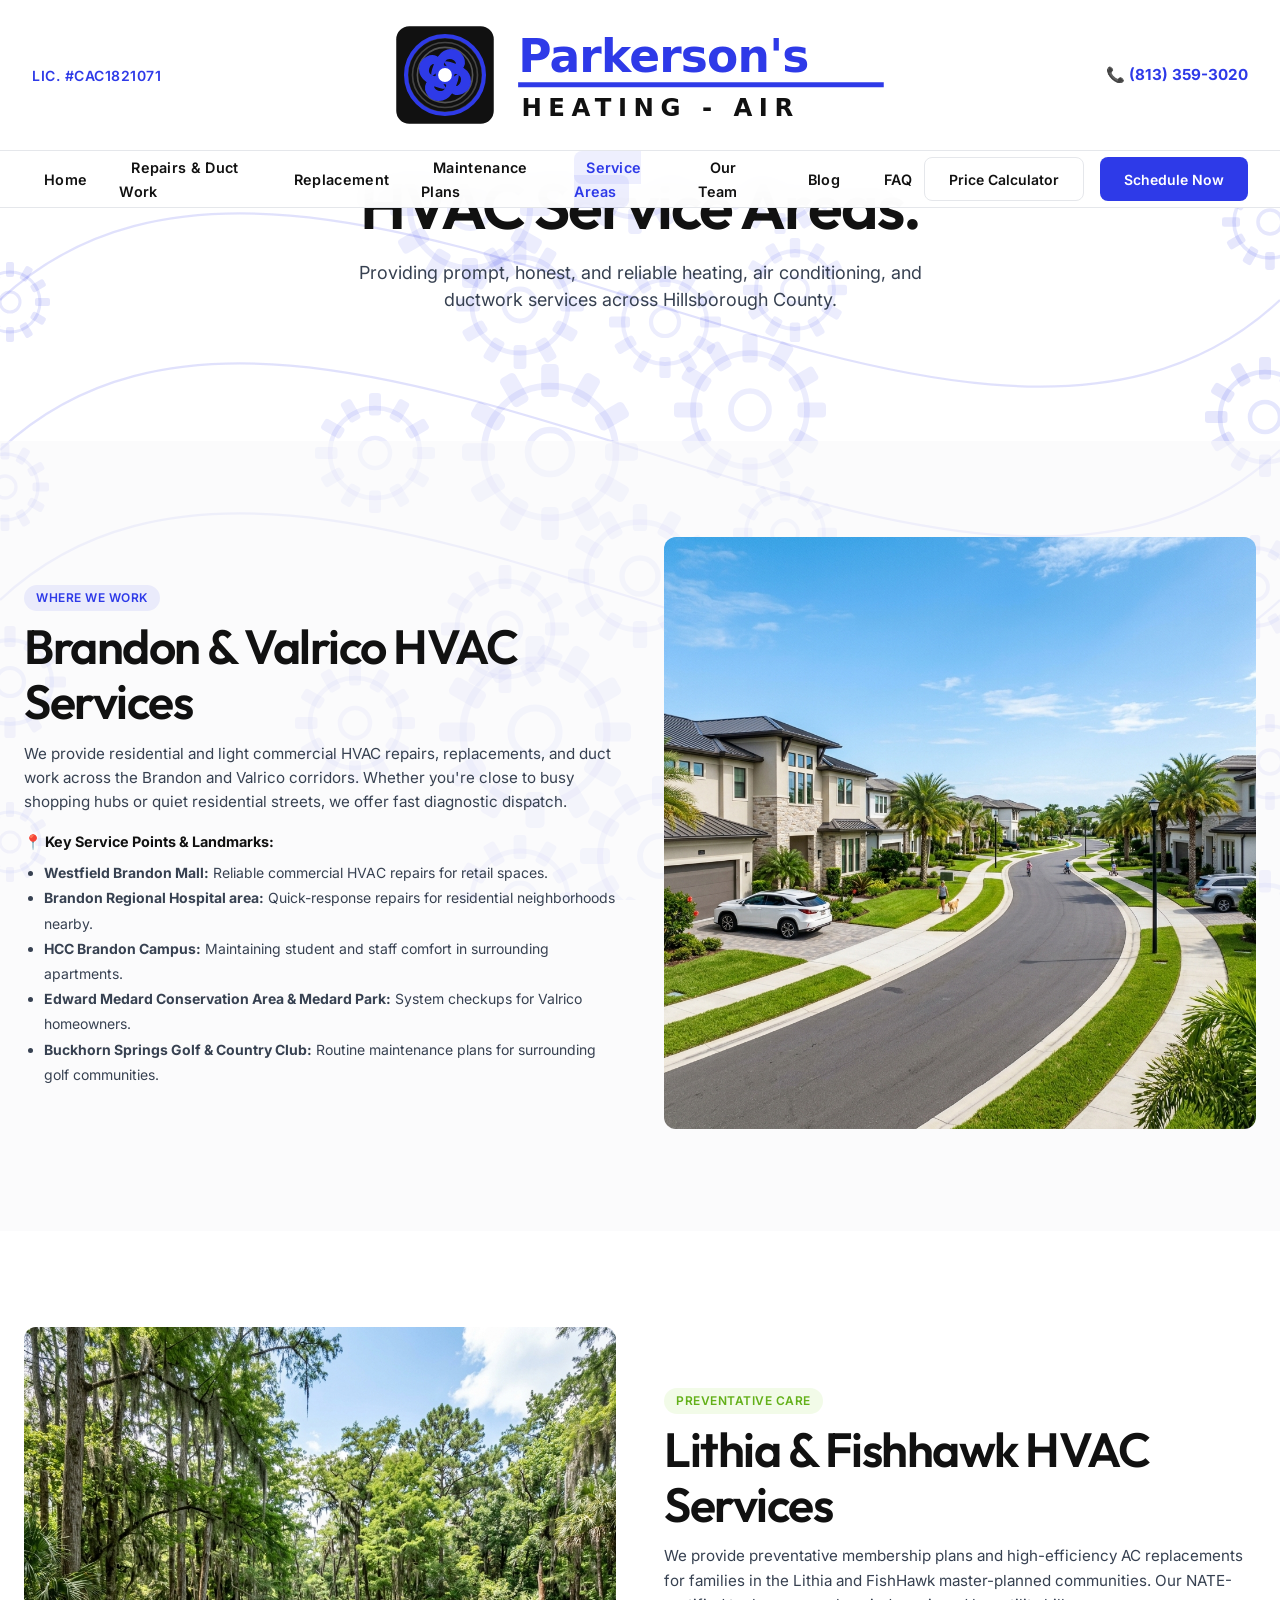
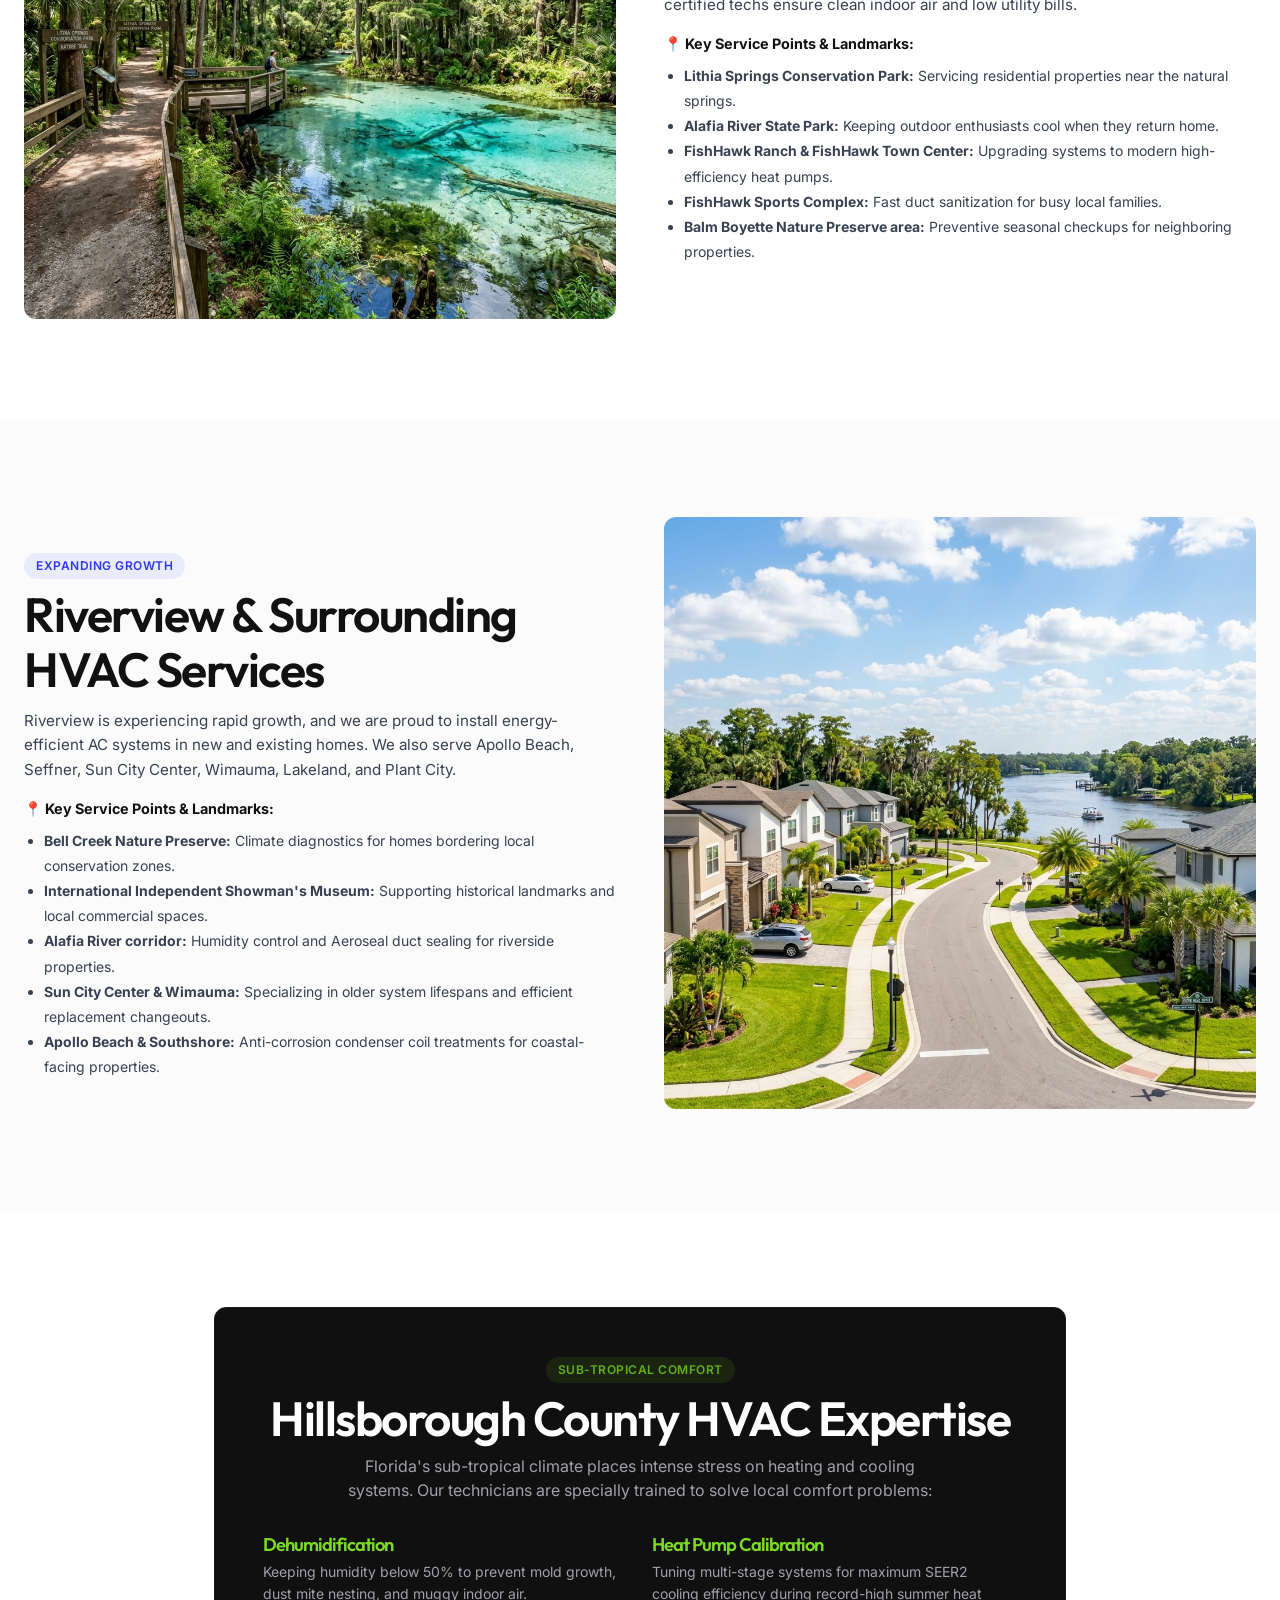
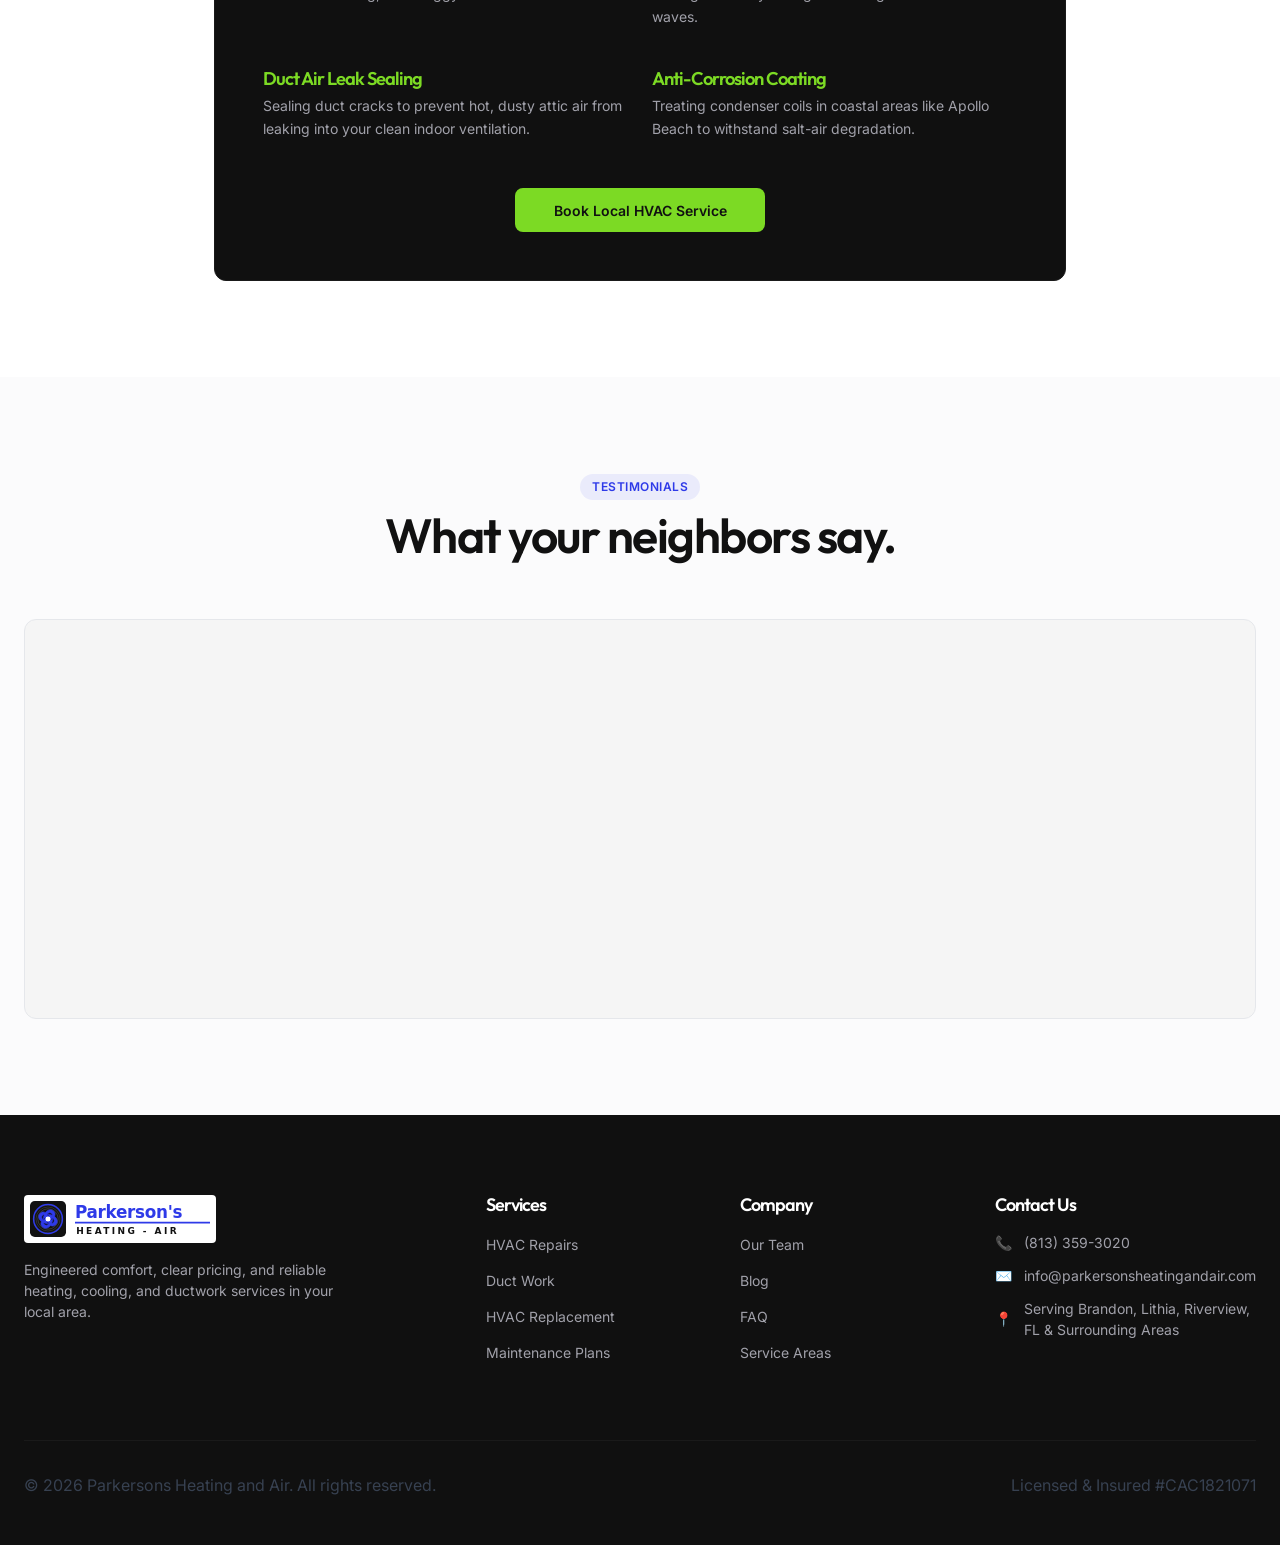
<file: service-areas.html>
<!DOCTYPE html>
<html lang="en">
<head>
  <meta charset="UTF-8">
  <script>document.documentElement.classList.add('js')</script>
  <meta name="viewport" content="width=device-width, initial-scale=1.0">
  <title>Frequently Asked Questions | Parkersons Heating and Air</title>
  <meta name="description" content="Find answers to common questions about HVAC repairs, system upgrade costs, SEER efficiency ratings, and maintenance plans from Parkersons Heating and Air.">
  <link rel="canonical" href="https://parkersonsheatingandair.com/service-areas.html">
  <link rel="stylesheet" href="styles.css?v=6">
  <link rel="icon" type="image/x-icon" type="image/svg+xml" href="assets/favicon.svg">
  <script type="application/ld+json">
  [
    {
      "@context": "https://schema.org",
      "@type": "LocalBusiness",
      "@id": "https://parkersonsheatingandair.com/#localbusiness",
      "name": "Parkersons Heating and Air",
      "image": "https://parkersonsheatingandair.com/assets/hvac_banner.png",
      "url": "https://parkersonsheatingandair.com/",
      "telephone": "+1-813-359-3020",
      "email": "info@parkersonsheatingandair.com",
      "priceRange": "$$",
      "address": {
        "@type": "PostalAddress",
        "streetAddress": "Serving Brandon & Surrounding Areas",
        "addressLocality": "Brandon",
        "addressRegion": "FL",
        "postalCode": "33511",
        "addressCountry": "US"
      },
      "geo": {
        "@type": "GeoCoordinates",
        "latitude": 27.9378,
        "longitude": -82.2859
      },
      "openingHoursSpecification": [
        {
          "@type": "OpeningHoursSpecification",
          "dayOfWeek": ["Monday", "Tuesday", "Wednesday", "Thursday", "Friday", "Saturday", "Sunday"],
          "opens": "00:00",
          "closes": "23:59"
        }
      ],
      "areaServed": {
        "@type": "AdministrativeArea",
        "name": "Brandon Metro Area"
      }
    },
    {
      "@context": "https://schema.org",
      "@type": "WebPage",
      "@id": "https://parkersonsheatingandair.com/faq.html#webpage",
      "url": "https://parkersonsheatingandair.com/faq.html",
      "name": "Frequently Asked Questions | Parkersons Heating and Air",
      "description": "Find answers to common questions about HVAC repairs, system upgrade costs, SEER efficiency ratings, and maintenance plans from Parkersons Heating and Air.",
      "isPartOf": {
        "@type": "WebSite",
        "@id": "https://parkersonsheatingandair.com/#website",
        "url": "https://parkersonsheatingandair.com/",
        "name": "Parkersons Heating and Air"
      },
      "about": {
        "@id": "https://parkersonsheatingandair.com/#localbusiness"
      }
    }
  ]
  </script>
</head>
<body>

  <!-- Top Navigation -->
  <nav class="top-nav" aria-label="Main Navigation">
    <!-- Tier 1: Logo & Utility Info (Desktop only) -->
    <div class="nav-tier-top">
      <div class="container nav-container-top">
        <div class="nav-utility-left">Lic. #CAC1821071</div>
        <a href="index.html?v=3" class="logo logo-desktop" aria-label="Parkersons Heating and Air Home">
          <img src="assets/logo.svg" alt="Parkerson's Heating & Air Logo">
        </a>
        <div class="nav-utility-right">
          <a href="tel:(813)359-3020" class="nav-phone">📞 (813) 359-3020</a>
        </div>
      </div>
    </div>
    
    <!-- Tier 2: Navigation Links & CTAs -->
    <div class="nav-tier-bottom">
      <div class="container nav-container-bottom">
        <a href="index.html?v=3" class="logo logo-mobile" aria-label="Parkersons Heating and Air Home">
          <img src="assets/logo.svg" alt="Parkerson's Heating & Air Logo">
        </a>
        <button class="menu-toggle" aria-label="Toggle menu" aria-expanded="false" aria-controls="nav-list">
          ☰
        </button>
        <ul class="nav-links" id="nav-list">
          <li><a href="index.html?v=3">Home</a></li>
          <li><a href="repairs.html?v=3">Repairs &amp; Duct Work</a></li>
          <li><a href="replacement.html?v=3">Replacement</a></li>
          <li><a href="maintenance.html?v=3">Maintenance Plans</a></li>
          <li><a href="service-areas.html?v=3" class="active">Service Areas</a></li>
          <li><a href="team.html?v=3">Our Team</a></li>
          <li><a href="blog.html?v=3">Blog</a></li>
          <li><a href="faq.html?v=3">FAQ</a></li>
        </ul>
        <div class="nav-cta">
          <a href="replacement.html?v=3" class="btn btn-secondary">Price Calculator</a>
          <a href="contact.html?v=3" class="btn btn-primary">Schedule Now</a>
        </div>
      </div>
    </div>
  </nav>

    <!-- Hero Section -->
  <header class="section hero" aria-label="Service Areas Introduction">
    <div class="container" style="max-width: 800px; text-align: center;">
      <div class="hero-content animate-on-scroll">
        <span class="hero-subtitle">Our Communities</span>
        <h1>HVAC Service Areas.</h1>
        <p class="hero-descr" style="margin-left: auto; margin-right: auto;">Providing prompt, honest, and reliable heating, air conditioning, and ductwork services across Hillsborough County.</p>
      </div>
    </div>
  </header>

  <!-- Service Areas Detail Section -->
  <main aria-label="Detailed Service Communities">
    
    <!-- Section 1: Brandon & Valrico (Text Left, Image Right) -->
    <section class="section section-alt">
      <div class="container grid-2" style="align-items: center; gap: var(--space-xxl);">
        <div class="animate-on-scroll">
          <span class="badge badge-primary">Where We Work</span>
          <h2 style="margin-top: var(--space-xs); margin-bottom: var(--space-sm);">Brandon &amp; Valrico HVAC Services</h2>
          <p style="font-size: 0.95rem; line-height: 1.6; margin-bottom: var(--space-md);">We provide residential and light commercial HVAC repairs, replacements, and duct work across the Brandon and Valrico corridors. Whether you're close to busy shopping hubs or quiet residential streets, we offer fast diagnostic dispatch.</p>
          
          <strong style="font-size: 0.9rem; color: var(--ink); display: block; margin-bottom: 8px;">📍 Key Service Points &amp; Landmarks:</strong>
          <ul style="font-size: 0.875rem; line-height: 1.8; padding-left: 20px; color: var(--body);">
            <li><strong>Westfield Brandon Mall:</strong> Reliable commercial HVAC repairs for retail spaces.</li>
            <li><strong>Brandon Regional Hospital area:</strong> Quick-response repairs for residential neighborhoods nearby.</li>
            <li><strong>HCC Brandon Campus:</strong> Maintaining student and staff comfort in surrounding apartments.</li>
            <li><strong>Edward Medard Conservation Area &amp; Medard Park:</strong> System checkups for Valrico homeowners.</li>
            <li><strong>Buckhorn Springs Golf &amp; Country Club:</strong> Routine maintenance plans for surrounding golf communities.</li>
          </ul>
        </div>
        <div class="animate-on-scroll" style="transition-delay: 0.1s;">
          <img src="assets/brandon-valrico.png" alt="A modern suburban residential community in Brandon, Florida" style="border-radius: var(--rounded-lg); width: 100%; height: auto; object-fit: cover; box-shadow: var(--shadow-md);">
        </div>
      </div>
    </section>

    <!-- Section 2: Lithia & Fishhawk (Image Left, Text Right) -->
    <section class="section">
      <div class="container grid-2" style="align-items: center; gap: var(--space-xxl);">
        <div class="animate-on-scroll" style="transition-delay: 0.1s;">
          <img src="assets/lithia-fishhawk.png" alt="Scenic natural spring conservation park in Lithia, Florida" style="border-radius: var(--rounded-lg); width: 100%; height: auto; object-fit: cover; box-shadow: var(--shadow-md);">
        </div>
        <div class="animate-on-scroll">
          <span class="badge badge-accent">Preventative Care</span>
          <h2 style="margin-top: var(--space-xs); margin-bottom: var(--space-sm);">Lithia &amp; Fishhawk HVAC Services</h2>
          <p style="font-size: 0.95rem; line-height: 1.6; margin-bottom: var(--space-md);">We provide preventative membership plans and high-efficiency AC replacements for families in the Lithia and FishHawk master-planned communities. Our NATE-certified techs ensure clean indoor air and low utility bills.</p>
          
          <strong style="font-size: 0.9rem; color: var(--ink); display: block; margin-bottom: 8px;">📍 Key Service Points &amp; Landmarks:</strong>
          <ul style="font-size: 0.875rem; line-height: 1.8; padding-left: 20px; color: var(--body);">
            <li><strong>Lithia Springs Conservation Park:</strong> Servicing residential properties near the natural springs.</li>
            <li><strong>Alafia River State Park:</strong> Keeping outdoor enthusiasts cool when they return home.</li>
            <li><strong>FishHawk Ranch &amp; FishHawk Town Center:</strong> Upgrading systems to modern high-efficiency heat pumps.</li>
            <li><strong>FishHawk Sports Complex:</strong> Fast duct sanitization for busy local families.</li>
            <li><strong>Balm Boyette Nature Preserve area:</strong> Preventive seasonal checkups for neighboring properties.</li>
          </ul>
        </div>
      </div>
    </section>

    <!-- Section 3: Riverview & Surrounding (Text Left, Image Right) -->
    <section class="section section-alt">
      <div class="container grid-2" style="align-items: center; gap: var(--space-xxl);">
        <div class="animate-on-scroll">
          <span class="badge badge-primary">Expanding Growth</span>
          <h2 style="margin-top: var(--space-xs); margin-bottom: var(--space-sm);">Riverview &amp; Surrounding HVAC Services</h2>
          <p style="font-size: 0.95rem; line-height: 1.6; margin-bottom: var(--space-md);">Riverview is experiencing rapid growth, and we are proud to install energy-efficient AC systems in new and existing homes. We also serve Apollo Beach, Seffner, Sun City Center, Wimauma, Lakeland, and Plant City.</p>
          
          <strong style="font-size: 0.9rem; color: var(--ink); display: block; margin-bottom: 8px;">📍 Key Service Points &amp; Landmarks:</strong>
          <ul style="font-size: 0.875rem; line-height: 1.8; padding-left: 20px; color: var(--body);">
            <li><strong>Bell Creek Nature Preserve:</strong> Climate diagnostics for homes bordering local conservation zones.</li>
            <li><strong>International Independent Showman's Museum:</strong> Supporting historical landmarks and local commercial spaces.</li>
            <li><strong>Alafia River corridor:</strong> Humidity control and Aeroseal duct sealing for riverside properties.</li>
            <li><strong>Sun City Center &amp; Wimauma:</strong> Specializing in older system lifespans and efficient replacement changeouts.</li>
            <li><strong>Apollo Beach &amp; Southshore:</strong> Anti-corrosion condenser coil treatments for coastal-facing properties.</li>
          </ul>
        </div>
        <div class="animate-on-scroll" style="transition-delay: 0.1s;">
          <img src="assets/riverview.png" alt="A modern residential neighborhood near a river in Riverview, Florida" style="border-radius: var(--rounded-lg); width: 100%; height: auto; object-fit: cover; box-shadow: var(--shadow-md);">
        </div>
      </div>
    </section>

    <!-- Section 4: Climate Expertise (Card layout) -->
    <section class="section">
      <div class="container" style="max-width: 900px;">
        <div class="card card-dark animate-on-scroll" style="padding: 48px; border-radius: var(--rounded-lg);">
          <div style="text-align: center; margin-bottom: 32px;">
            <span class="badge badge-accent">Sub-Tropical Comfort</span>
            <h2 style="color: #fff; margin-top: var(--space-xs);">Hillsborough County HVAC Expertise</h2>
            <p style="color: var(--on-dark-soft); max-width: 600px; margin: 8px auto 0;">Florida's sub-tropical climate places intense stress on heating and cooling systems. Our technicians are specially trained to solve local comfort problems:</p>
          </div>
          
          <div class="grid-2" style="gap: var(--space-lg); margin-bottom: 32px; text-align: left;">
            <div>
              <h3 style="color: var(--accent); font-size: 1.15rem; margin-bottom: 6px;">Dehumidification</h3>
              <p style="color: var(--on-dark-soft); font-size: 0.875rem; line-height: 1.6;">Keeping humidity below 50% to prevent mold growth, dust mite nesting, and muggy indoor air.</p>
            </div>
            <div>
              <h3 style="color: var(--accent); font-size: 1.15rem; margin-bottom: 6px;">Heat Pump Calibration</h3>
              <p style="color: var(--on-dark-soft); font-size: 0.875rem; line-height: 1.6;">Tuning multi-stage systems for maximum SEER2 cooling efficiency during record-high summer heat waves.</p>
            </div>
            <div>
              <h3 style="color: var(--accent); font-size: 1.15rem; margin-bottom: 6px;">Duct Air Leak Sealing</h3>
              <p style="color: var(--on-dark-soft); font-size: 0.875rem; line-height: 1.6;">Sealing duct cracks to prevent hot, dusty attic air from leaking into your clean indoor ventilation.</p>
            </div>
            <div>
              <h3 style="color: var(--accent); font-size: 1.15rem; margin-bottom: 6px;">Anti-Corrosion Coating</h3>
              <p style="color: var(--on-dark-soft); font-size: 0.875rem; line-height: 1.6;">Treating condenser coils in coastal areas like Apollo Beach to withstand salt-air degradation.</p>
            </div>
          </div>
          
          <div style="text-align: center;">
            <a href="contact.html?v=3" class="btn btn-accent" style="min-width: 250px;">Book Local HVAC Service</a>
          </div>
        </div>
      </div>
    </section>

    <!-- Customer Reviews -->
    <section class="section section-alt" aria-label="Customer Reviews">
      <div class="container">
        <div style="text-align: center; margin-bottom: 56px;" class="animate-on-scroll">
          <span class="badge badge-primary">Testimonials</span>
          <h2 style="margin-top: var(--space-xs);">What your neighbors say.</h2>
        </div>

        <div class="reviews-widget-container animate-on-scroll" style="transition-delay: 0.1s;" data-lazy-widget>
          <div class="reviews-skeleton">
            <div class="skeleton-header">
              <div class="skeleton-avatar"></div>
              <div class="skeleton-text-group">
                <div class="skeleton-line short"></div>
                <div class="skeleton-line medium"></div>
              </div>
            </div>
            <div class="skeleton-body">
              <div class="skeleton-line long"></div>
              <div class="skeleton-line long"></div>
              <div class="skeleton-line medium"></div>
            </div>
          </div>
        </div>
      </div>
    </section>

  </main>
<!-- Footer -->
  <footer>
    <div class="container">
      <div class="footer-top">
        <div class="footer-info">
          <a href="index.html?v=3" class="logo" aria-label="Parkersons Heating and Air Home">
            <img src="assets/logo.svg" alt="Parkerson's Heating & Air Logo" style="height: 48px; display: block; border-radius: 4px;">
          </a>
          <p>Engineered comfort, clear pricing, and reliable heating, cooling, and ductwork services in your local area.</p>
        </div>
        <div class="footer-col">
          <h3 style="font-size: 1.125rem; font-weight: 600; margin-bottom: var(--space-md); color: #fff;">Services</h3>
          <ul class="footer-links">
            <li><a href="repairs.html?v=3">HVAC Repairs</a></li>
            <li><a href="repairs.html?v=3#ductwork">Duct Work</a></li>
            <li><a href="replacement.html?v=3">HVAC Replacement</a></li>
            <li><a href="maintenance.html?v=3">Maintenance Plans</a></li>
          </ul>
        </div>
        <div class="footer-col">
          <h3 style="font-size: 1.125rem; font-weight: 600; margin-bottom: var(--space-md); color: #fff;">Company</h3>
          <ul class="footer-links">
            <li><a href="team.html?v=3">Our Team</a></li>
            <li><a href="blog.html?v=3">Blog</a></li>
            <li><a href="faq.html?v=3">FAQ</a></li>
            <li><a href="service-areas.html?v=3">Service Areas</a></li>
          </ul>
        </div>
        <div class="footer-col">
          <h3 style="font-size: 1.125rem; font-weight: 600; margin-bottom: var(--space-md); color: #fff;">Contact Us</h3>
          <ul class="contact-list">
            <li><span>📞</span> (813) 359-3020</li>
            <li><span>✉️</span> info@parkersonsheatingandair.com</li>
            <li><span>📍</span> Serving Brandon, Lithia, Riverview, FL &amp; Surrounding Areas</li>
          </ul>
        </div>
      </div>
      <div class="footer-bottom">
        <p>&copy; 2026 Parkersons Heating and Air. All rights reserved.</p>
        <p>Licensed &amp; Insured #CAC1821071</p>
      </div>
    </div>
  </footer>

  <script src="app.js?v=6"></script>
</body>
</html>
</file>
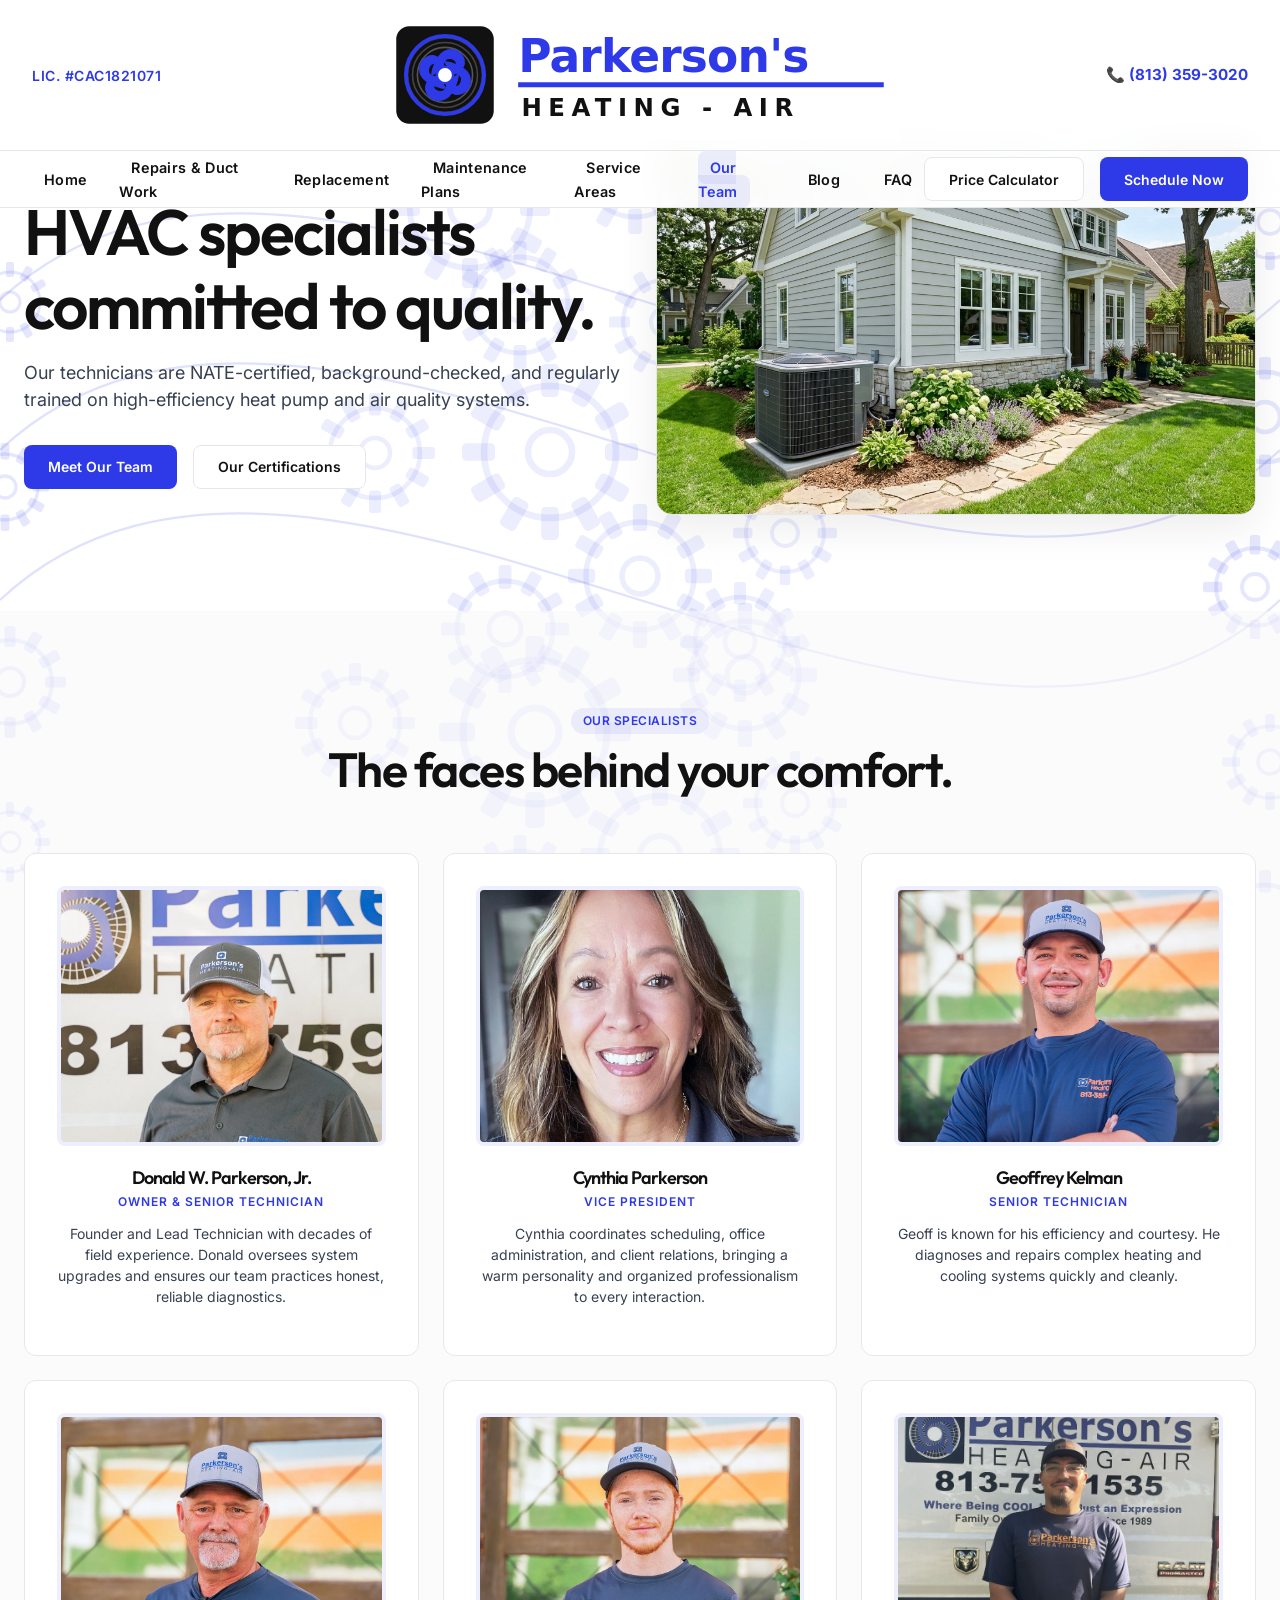
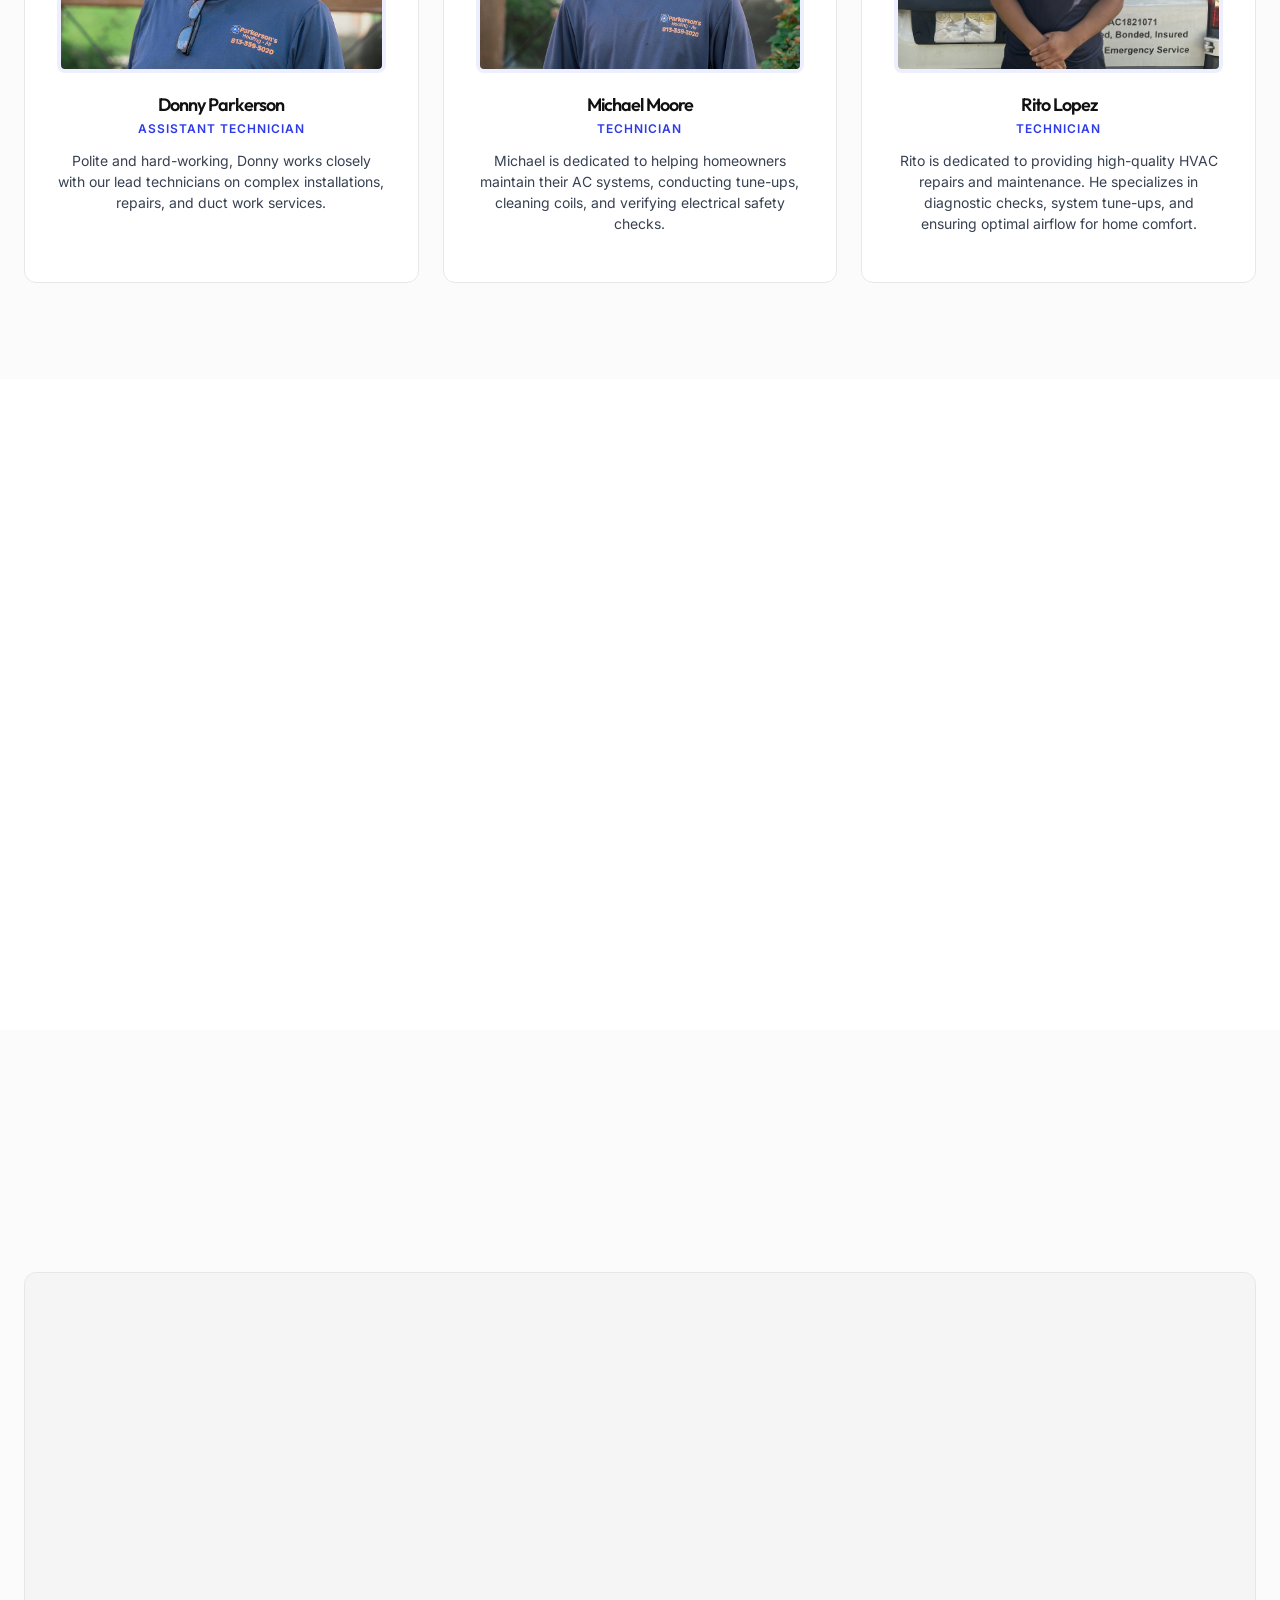
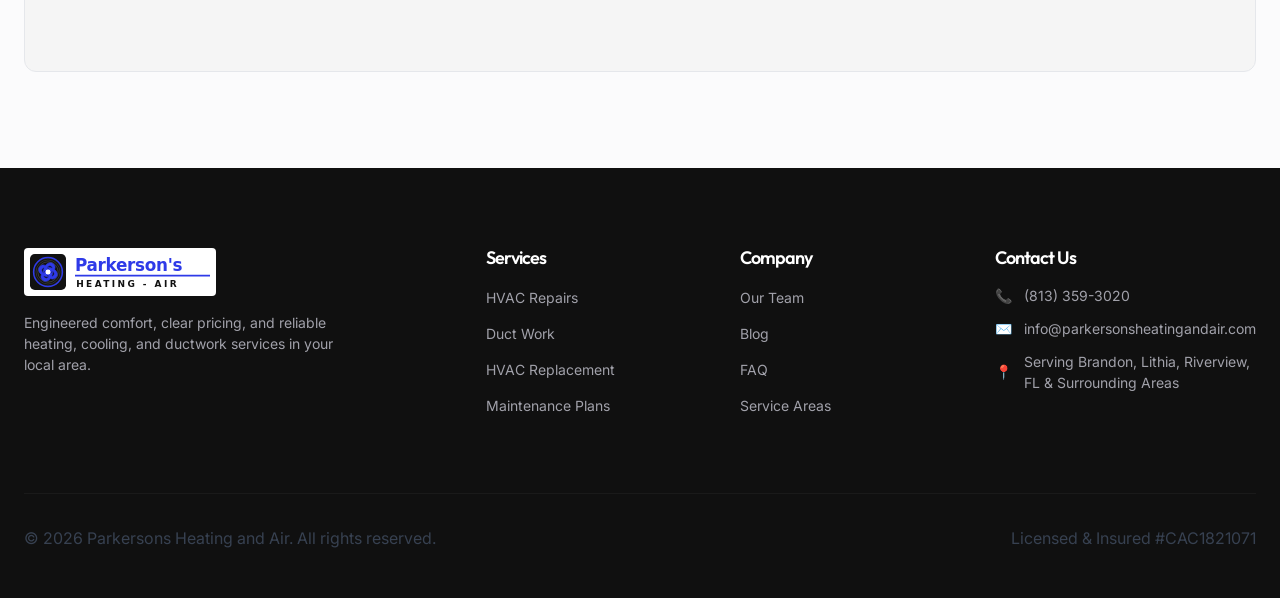
<file: team.html>
<!DOCTYPE html>
<html lang="en">
<head>
  <meta charset="UTF-8">
  <script>document.documentElement.classList.add('js')</script>
  <meta name="viewport" content="width=device-width, initial-scale=1.0">
  <title>Our Team | Parkersons Heating and Air</title>
  <meta name="description" content="Meet the certified HVAC specialists at Parkersons Heating and Air. Our background-checked NATE technicians provide top-tier heating and cooling service.">
  <link rel="canonical" href="https://parkersonsheatingandair.com/team.html">
  <link rel="stylesheet" href="styles.css?v=6">
  <link rel="icon" type="image/x-icon" type="image/svg+xml" href="assets/favicon.svg">
  <script type="application/ld+json">
  [
    {
      "@context": "https://schema.org",
      "@type": "LocalBusiness",
      "@id": "https://parkersonsheatingandair.com/#localbusiness",
      "name": "Parkersons Heating and Air",
      "image": "https://parkersonsheatingandair.com/assets/hvac_banner.png",
      "url": "https://parkersonsheatingandair.com/",
      "telephone": "+1-813-359-3020",
      "email": "info@parkersonsheatingandair.com",
      "priceRange": "$$",
      "address": {
        "@type": "PostalAddress",
        "streetAddress": "Serving Brandon & Surrounding Areas",
        "addressLocality": "Brandon",
        "addressRegion": "FL",
        "postalCode": "33511",
        "addressCountry": "US"
      },
      "geo": {
        "@type": "GeoCoordinates",
        "latitude": 27.9378,
        "longitude": -82.2859
      },
      "openingHoursSpecification": [
        {
          "@type": "OpeningHoursSpecification",
          "dayOfWeek": ["Monday", "Tuesday", "Wednesday", "Thursday", "Friday", "Saturday", "Sunday"],
          "opens": "00:00",
          "closes": "23:59"
        }
      ],
      "areaServed": {
        "@type": "AdministrativeArea",
        "name": "Brandon Metro Area"
      }
    },
    {
      "@context": "https://schema.org",
      "@type": "AboutPage",
      "@id": "https://parkersonsheatingandair.com/team.html#webpage",
      "url": "https://parkersonsheatingandair.com/team.html",
      "name": "Our Team | Parkersons Heating and Air",
      "description": "Meet the certified HVAC specialists at Parkersons Heating and Air. Our background-checked NATE technicians provide top-tier heating and cooling service.",
      "isPartOf": {
        "@type": "WebSite",
        "@id": "https://parkersonsheatingandair.com/#website",
        "url": "https://parkersonsheatingandair.com/",
        "name": "Parkersons Heating and Air"
      },
      "about": [
        {
          "@type": "Person",
          "name": "Donald W. Parkerson, Jr.",
          "jobTitle": "Owner & Senior Technician",
          "description": "Founder and Lead Technician with decades of field experience. Donald oversees system upgrades and ensures our team practices honest, reliable diagnostics.",
          "image": "https://parkersonsheatingandair.com/assets/donald-parkerson.jpg",
          "worksFor": {
            "@id": "https://parkersonsheatingandair.com/#localbusiness"
          }
        },
        {
          "@type": "Person",
          "name": "Cynthia Parkerson",
          "jobTitle": "Vice President",
          "description": "Cynthia coordinates scheduling, office administration, and client relations, bringing a warm personality and organized professionalism to every interaction.",
          "image": "https://parkersonsheatingandair.com/assets/cindy-parkerson.jpg",
          "worksFor": {
            "@id": "https://parkersonsheatingandair.com/#localbusiness"
          }
        },
        {
          "@type": "Person",
          "name": "Geoffrey Kelman",
          "jobTitle": "Senior Technician",
          "description": "Geoff is known for his efficiency and courtesy. He diagnoses and repairs complex heating and cooling systems quickly and cleanly.",
          "image": "https://parkersonsheatingandair.com/assets/geoffrey-kelman.jpg",
          "worksFor": {
            "@id": "https://parkersonsheatingandair.com/#localbusiness"
          }
        },
        {
          "@type": "Person",
          "name": "Donny Parkerson",
          "jobTitle": "Assistant Technician",
          "description": "Polite and hard-working, Donny works closely with our lead technicians on complex installations, repairs, and duct work services.",
          "image": "https://parkersonsheatingandair.com/assets/donny-parkerson.jpg",
          "worksFor": {
            "@id": "https://parkersonsheatingandair.com/#localbusiness"
          }
        },
        {
          "@type": "Person",
          "name": "Michael Moore",
          "jobTitle": "Technician",
          "description": "Michael is dedicated to helping homeowners maintain their AC systems, conducting tune-ups, cleaning coils, and verifying electrical safety checks.",
          "image": "https://parkersonsheatingandair.com/assets/michael-moore.jpg",
          "worksFor": {
            "@id": "https://parkersonsheatingandair.com/#localbusiness"
          }
        },
        {
          "@type": "Person",
          "name": "Rito Lopez",
          "jobTitle": "Technician",
          "description": "Rito is dedicated to providing high-quality HVAC repairs and maintenance. He specializes in diagnostic checks, system tune-ups, and ensuring optimal airflow for home comfort.",
          "image": "https://parkersonsheatingandair.com/assets/rito-lopez.jpg",
          "worksFor": {
            "@id": "https://parkersonsheatingandair.com/#localbusiness"
          }
        }
      ]
    }
  ]
  </script>
</head>
<body>

  <!-- Top Navigation -->
  <nav class="top-nav" aria-label="Main Navigation">
    <!-- Tier 1: Logo & Utility Info (Desktop only) -->
    <div class="nav-tier-top">
      <div class="container nav-container-top">
        <div class="nav-utility-left">Lic. #CAC1821071</div>
        <a href="index.html?v=3" class="logo logo-desktop" aria-label="Parkersons Heating and Air Home">
          <img src="assets/logo.svg" alt="Parkerson's Heating & Air Logo">
        </a>
        <div class="nav-utility-right">
          <a href="tel:(813)359-3020" class="nav-phone">📞 (813) 359-3020</a>
        </div>
      </div>
    </div>
    
    <!-- Tier 2: Navigation Links & CTAs -->
    <div class="nav-tier-bottom">
      <div class="container nav-container-bottom">
        <a href="index.html?v=3" class="logo logo-mobile" aria-label="Parkersons Heating and Air Home">
          <img src="assets/logo.svg" alt="Parkerson's Heating & Air Logo">
        </a>
        <button class="menu-toggle" aria-label="Toggle menu" aria-expanded="false" aria-controls="nav-list">
          ☰
        </button>
        <ul class="nav-links" id="nav-list">
          <li><a href="index.html?v=3">Home</a></li>
          <li><a href="repairs.html?v=3">Repairs &amp; Duct Work</a></li>
          <li><a href="replacement.html?v=3">Replacement</a></li>
          <li><a href="maintenance.html?v=3">Maintenance Plans</a></li>
          <li><a href="service-areas.html?v=3">Service Areas</a></li>
          <li><a href="team.html?v=3" class="active">Our Team</a></li>
          <li><a href="blog.html?v=3">Blog</a></li>
          <li><a href="faq.html?v=3">FAQ</a></li>
        </ul>
        <div class="nav-cta">
          <a href="replacement.html?v=3" class="btn btn-secondary">Price Calculator</a>
          <a href="contact.html?v=3" class="btn btn-primary">Schedule Now</a>
        </div>
      </div>
    </div>
  </nav>

  <!-- Hero Section -->
  <header class="section hero" aria-label="Our Team Introduction">
    <div class="container grid-2" style="align-items: center;">
      <div class="hero-content animate-on-scroll">
        <span class="hero-subtitle">Meet the Experts</span>
        <h1>HVAC specialists committed to quality.</h1>
        <p class="hero-descr">Our technicians are NATE-certified, background-checked, and regularly trained on high-efficiency heat pump and air quality systems.</p>
        <div class="hero-actions">
          <a href="#specialists" class="btn btn-primary">Meet Our Team</a>
          <a href="#certifications" class="btn btn-secondary">Our Certifications</a>
        </div>
      </div>
      <div class="animate-on-scroll" style="transition-delay: 0.1s;">
        <div class="hero-image-container">
          <img src="assets/hvac_banner.png" alt="Clean exterior home AC unit next to grass lawn">
        </div>
      </div>
    </div>
  </header>

  <main>
  <!-- Team Specialists Grid -->
  <section class="section section-alt" id="specialists" aria-label="Our Team Members">
    <div class="container">
      <div style="text-align: center; margin-bottom: 56px;" class="animate-on-scroll">
        <span class="badge badge-primary">Our Specialists</span>
        <h2 style="margin-top: var(--space-xs);">The faces behind your comfort.</h2>
      </div>

      <div class="grid-3 animate-on-scroll">
        <!-- Team Member 1 -->
        <article class="card card-white team-card">
          <img src="assets/donald-parkerson.jpg" alt="Donald W. Parkerson, Jr., Owner & Senior Technician at Parkersons Heating and Air" class="team-avatar" style="width: 100%; height: 260px; object-fit: cover; border-radius: var(--rounded-md); margin-bottom: var(--space-md);">
          <h3>Donald W. Parkerson, Jr.</h3>
          <p class="role">Owner &amp; Senior Technician</p>
          <p class="bio">Founder and Lead Technician with decades of field experience. Donald oversees system upgrades and ensures our team practices honest, reliable diagnostics.</p>
        </article>

        <!-- Team Member 2 -->
        <article class="card card-white team-card" style="transition-delay: 0.1s;">
          <img src="assets/cindy-parkerson.jpg" alt="Cynthia Parkerson, Vice President at Parkersons Heating and Air" class="team-avatar" style="width: 100%; height: 260px; object-fit: cover; border-radius: var(--rounded-md); margin-bottom: var(--space-md);">
          <h3>Cynthia Parkerson</h3>
          <p class="role">Vice President</p>
          <p class="bio">Cynthia coordinates scheduling, office administration, and client relations, bringing a warm personality and organized professionalism to every interaction.</p>
        </article>

        <!-- Team Member 3 -->
        <article class="card card-white team-card" style="transition-delay: 0.2s;">
          <img src="assets/geoffrey-kelman.jpg" alt="Geoffrey Kelman, Senior Technician at Parkersons Heating and Air" class="team-avatar" style="width: 100%; height: 260px; object-fit: cover; border-radius: var(--rounded-md); margin-bottom: var(--space-md);">
          <h3>Geoffrey Kelman</h3>
          <p class="role">Senior Technician</p>
          <p class="bio">Geoff is known for his efficiency and courtesy. He diagnoses and repairs complex heating and cooling systems quickly and cleanly.</p>
        </article>

        <!-- Team Member 4 -->
        <article class="card card-white team-card" style="transition-delay: 0.3s;">
          <img src="assets/donny-parkerson.jpg" alt="Donny Parkerson, Assistant Technician at Parkersons Heating and Air" class="team-avatar" style="width: 100%; height: 260px; object-fit: cover; border-radius: var(--rounded-md); margin-bottom: var(--space-md);">
          <h3>Donny Parkerson</h3>
          <p class="role">Assistant Technician</p>
          <p class="bio">Polite and hard-working, Donny works closely with our lead technicians on complex installations, repairs, and duct work services.</p>
        </article>

        <!-- Team Member 5 -->
        <article class="card card-white team-card" style="transition-delay: 0.4s;">
          <img src="assets/michael-moore.jpg" alt="Michael Moore, Technician at Parkersons Heating and Air" class="team-avatar" style="width: 100%; height: 260px; object-fit: cover; border-radius: var(--rounded-md); margin-bottom: var(--space-md);">
          <h3>Michael Moore</h3>
          <p class="role">Technician</p>
          <p class="bio">Michael is dedicated to helping homeowners maintain their AC systems, conducting tune-ups, cleaning coils, and verifying electrical safety checks.</p>
        </article>

        <!-- Team Member 6 -->
        <article class="card card-white team-card" style="transition-delay: 0.5s;">
          <img src="assets/rito-lopez.jpg" alt="Rito Lopez, Technician at Parkersons Heating and Air" class="team-avatar" style="width: 100%; height: 260px; object-fit: cover; border-radius: var(--rounded-md); margin-bottom: var(--space-md);">
          <h3>Rito Lopez</h3>
          <p class="role">Technician</p>
          <p class="bio">Rito is dedicated to providing high-quality HVAC repairs and maintenance. He specializes in diagnostic checks, system tune-ups, and ensuring optimal airflow for home comfort.</p>
        </article>
      </div>
    </div>
  </section>

  <!-- Certifications / Safety -->
  <section class="section" id="certifications" aria-label="Credentials and Certifications">
    <div class="container grid-2" style="align-items: center;">
      <div class="animate-on-scroll">
        <span class="badge badge-accent">Certified Quality</span>
        <h2 style="margin: var(--space-xs) 0 var(--space-md);">Guaranteed credentials for your safety.</h2>
        <p>We do not hire subcontractors. Every field member is a dedicated employee of Parkersons, trained, licensed, insured, and certified by industry authorities to work inside your home safely.</p>
        
        <div style="margin-top: var(--space-lg); display: grid; gap: var(--space-sm);">
          <div>
            <h3 style="font-size: 1rem; color: var(--primary); font-weight: 600; margin: 0;">NATE Certification</h3>
            <p style="font-size: 0.875rem; margin-top: 4px;">North American Technician Excellence - the gold standard for HVAC troubleshooting skills.</p>
          </div>
          <div>
            <h3 style="font-size: 1rem; color: var(--primary); font-weight: 600; margin: 0;">EPA Section 608 Certified</h3>
            <p style="font-size: 0.875rem; margin-top: 4px;">Licensed to safely handle refrigerants and prevent environmental leaks.</p>
          </div>
          <div>
            <h3 style="font-size: 1rem; color: var(--primary); font-weight: 600; margin: 0;">Licensed &amp; Insured</h3>
            <p style="font-size: 0.875rem; margin-top: 4px;">Fully licensed by the state and backed by comprehensive general liability insurance.</p>
          </div>
        </div>
      </div>
      <div class="animate-on-scroll" style="transition-delay: 0.15s;">
        <div class="card card-dark" style="padding: 40px;">
          <h3 style="margin-bottom: var(--space-md);">Technician Code of Conduct</h3>
          <ul class="contact-list" style="color: var(--on-dark-soft); line-height: 1.6;">
            <li><span>✓</span> Always wearing clean protective shoe covers inside homes</li>
            <li><span>✓</span> Clear communication of diagnosis before starting repair work</li>
            <li><span>✓</span> Cleaning up work zones and removing old parts for recycling</li>
            <li><span>✓</span> Respectful service with zero high-pressure sales strategies</li>
          </ul>
        </div>
      </div>
    </div>
  </section>

  <!-- Customer Reviews -->
  <section class="section section-alt" aria-label="Customer Reviews">
    <div class="container">
      <div style="text-align: center; margin-bottom: 56px;" class="animate-on-scroll">
        <span class="badge badge-primary">Testimonials</span>
        <h2 style="margin-top: var(--space-xs);">What your neighbors say.</h2>
      </div>

      <div class="reviews-widget-container animate-on-scroll" style="transition-delay: 0.1s;" data-lazy-widget>
        <div class="reviews-skeleton">
          <div class="skeleton-header">
            <div class="skeleton-avatar"></div>
            <div class="skeleton-text-group">
              <div class="skeleton-line short"></div>
              <div class="skeleton-line medium"></div>
            </div>
          </div>
          <div class="skeleton-body">
            <div class="skeleton-line long"></div>
            <div class="skeleton-line long"></div>
            <div class="skeleton-line medium"></div>
          </div>
        </div>
      </div>
    </div>
  </section>

  </main>

  <!-- Footer -->
  <footer>
    <div class="container">
      <div class="footer-top">
        <div class="footer-info">
          <a href="index.html?v=3" class="logo" aria-label="Parkersons Heating and Air Home">
            <img src="assets/logo.svg" alt="Parkerson's Heating & Air Logo" style="height: 48px; display: block; border-radius: 4px;">
          </a>
          <p>Engineered comfort, clear pricing, and reliable heating, cooling, and ductwork services in your local area.</p>
        </div>
        <div class="footer-col">
          <h3 style="font-size: 1.125rem; font-weight: 600; margin-bottom: var(--space-md); color: #fff;">Services</h3>
          <ul class="footer-links">
            <li><a href="repairs.html?v=3">HVAC Repairs</a></li>
            <li><a href="repairs.html?v=3#ductwork">Duct Work</a></li>
            <li><a href="replacement.html?v=3">HVAC Replacement</a></li>
            <li><a href="maintenance.html?v=3">Maintenance Plans</a></li>
          </ul>
        </div>
        <div class="footer-col">
          <h3 style="font-size: 1.125rem; font-weight: 600; margin-bottom: var(--space-md); color: #fff;">Company</h3>
          <ul class="footer-links">
            <li><a href="team.html?v=3">Our Team</a></li>
            <li><a href="blog.html?v=3">Blog</a></li>
            <li><a href="faq.html?v=3">FAQ</a></li>
            <li><a href="service-areas.html?v=3">Service Areas</a></li>
          </ul>
        </div>
        <div class="footer-col">
          <h3 style="font-size: 1.125rem; font-weight: 600; margin-bottom: var(--space-md); color: #fff;">Contact Us</h3>
          <ul class="contact-list">
            <li><span>📞</span> (813) 359-3020</li>
            <li><span>✉️</span> info@parkersonsheatingandair.com</li>
            <li><span>📍</span> Serving Brandon, Lithia, Riverview, FL &amp; Surrounding Areas</li>
          </ul>
        </div>
      </div>
      <div class="footer-bottom">
        <p>&copy; 2026 Parkersons Heating and Air. All rights reserved.</p>
        <p>Licensed &amp; Insured #CAC1821071</p>
      </div>
    </div>
  </footer>

  <script src="app.js?v=6"></script>
</body>
</html>
</file>
<file: styles.css>
@import url('https://fonts.googleapis.com/css2?family=Inter:wght@400;500;600&family=Outfit:wght@500;600;700&display=swap');

:root {
  /* Colors */
  --primary: #2E3AE8;
  --primary-hover: #1c28b5;
  --primary-soft: rgba(46, 58, 232, 0.08);
  --accent: #7CDA24;
  --accent-hover: #63b019;
  --accent-soft: rgba(124, 218, 36, 0.1);
  --ink: #111111;
  --body: #374151;
  --muted: #6b7280;
  --muted-soft: #898989;
  --hairline: #e5e7eb;
  --hairline-soft: #f3f4f6;
  --canvas: #ffffff;
  --surface-soft: #f8f9fa;
  --surface-card: #f5f5f5;
  --surface-strong: #e5e7eb;
  --surface-dark: #101010;
  --surface-dark-elevated: #1a1a1a;
  
  --on-primary: #ffffff;
  --on-accent: #111111;
  --on-dark: #ffffff;
  --on-dark-soft: #a1a1aa;
  
  --success: #10b981;
  --warning: #f59e0b;
  --error: #ef4444;

  /* Typography Scale */
  --font-display: 'Outfit', 'Inter', sans-serif;
  --font-body: 'Inter', sans-serif;

  /* Border Radii */
  --rounded-xs: 4px;
  --rounded-sm: 6px;
  --rounded-md: 8px;
  --rounded-lg: 12px;
  --rounded-xl: 16px;
  --rounded-pill: 9999px;
  --rounded-full: 9999px;

  /* Spacing */
  --space-xxs: 4px;
  --space-xs: 8px;
  --space-sm: 12px;
  --space-md: 16px;
  --space-lg: 24px;
  --space-xl: 32px;
  --space-xxl: 48px;
  --space-section: 96px;
}

/* Reset and Base Styles */
*, *::before, *::after {
  box-sizing: border-box;
  margin: 0;
  padding: 0;
}

html {
  scroll-behavior: smooth;
  font-family: var(--font-body);
  color: var(--body);
  background-color: #ffffff;
  line-height: 1.5;
  -webkit-font-smoothing: antialiased;
}

body {
  overflow-x: hidden;
  position: relative;
}

h1, h2, h3, h4 {
  font-family: var(--font-display);
  color: var(--ink);
  font-weight: 600;
  line-height: 1.15;
}

h1 {
  font-size: clamp(2.5rem, 5vw, 4rem);
  letter-spacing: -2px;
}

h2 {
  font-size: clamp(1.8rem, 4vw, 3rem);
  letter-spacing: -1.5px;
}

h3 {
  font-size: clamp(1.4rem, 3vw, 2.2rem);
  letter-spacing: -1px;
}

h4 {
  font-size: clamp(1.1rem, 2vw, 1.5rem);
  letter-spacing: -0.5px;
}

p {
  font-size: 1rem;
  color: var(--body);
  margin-bottom: var(--space-md);
}

a {
  color: inherit;
  text-decoration: none;
  transition: color 0.2s ease, opacity 0.2s ease;
}

/* Layout Utilities - Width stretching page */
.container {
  width: 100%;
  max-width: 1400px;
  margin: 0 auto;
  padding: 0 var(--space-lg);
}

.section {
  padding: var(--space-section) 0;
  background: transparent;
}

.section-alt {
  background: rgba(248, 249, 250, 0.60);
}

.section-dark {
  background: rgba(16, 16, 16, 0.90);
  color: var(--on-dark);
}

.section-bg-overlay {
  position: relative;
  z-index: 1;
}

.grid-2 {
  display: grid;
  grid-template-columns: repeat(2, 1fr);
  gap: var(--space-xl);
}

.grid-3 {
  display: grid;
  grid-template-columns: repeat(3, 1fr);
  gap: var(--space-lg);
}

.grid-4 {
  display: grid;
  grid-template-columns: repeat(4, 1fr);
  gap: var(--space-md);
}

@media (max-width: 1024px) {
  .grid-4 {
    grid-template-columns: repeat(2, 1fr);
  }
  .grid-3 {
    grid-template-columns: repeat(2, 1fr);
  }
}

@media (max-width: 768px) {
  .grid-2, .grid-3, .grid-4 {
    grid-template-columns: 1fr;
    gap: var(--space-lg);
  }
  .section {
    padding: var(--space-xl) 0;
  }
}

/* Top Navigation */
.top-nav {
  position: fixed;
  top: 0;
  left: 0;
  width: 100%;
  background-color: rgba(255, 255, 255, 0.97);
  backdrop-filter: blur(16px);
  border-bottom: 1px solid var(--hairline);
  z-index: 1000;
  transition: all 0.4s ease-in-out;
}

.nav-tier-top {
  border-bottom: 1px solid var(--hairline);
  display: none; /* Hidden on mobile */
}

.nav-container-top {
  display: grid;
  grid-template-columns: 1fr auto 1fr;
  align-items: center;
  height: 150px;
  width: 100%;
  max-width: 100%;
  padding: 0 var(--space-xl);
  transition: height 0.4s ease-in-out;
}

.nav-utility-left {
  font-size: 0.875rem;
  font-weight: 600;
  color: var(--primary);
  text-transform: uppercase;
  letter-spacing: 0.5px;
}

.nav-utility-right {
  display: flex;
  justify-content: flex-end;
}

.nav-phone {
  font-size: 0.95rem;
  font-weight: 700;
  color: var(--primary);
  text-decoration: none;
  transition: color 0.2s ease;
}

.nav-phone:hover {
  color: var(--primary-dark);
}

.nav-tier-bottom {
  width: 100%;
}

.nav-container-bottom {
  display: flex;
  justify-content: space-between;
  align-items: center;
  height: 72px; /* Standard mobile header height */
  width: 100%;
  max-width: 100%;
  padding: 0 var(--space-xl);
  transition: height 0.4s ease-in-out;
}

.logo-desktop {
  display: none; /* Hidden on mobile */
  align-items: center;
  justify-content: center;
  text-decoration: none;
}

.logo-desktop img {
  height: 130px;
  display: block;
  transition: height 0.4s ease-in-out;
}

.logo-mobile {
  display: flex;
  align-items: center;
  text-decoration: none;
}

.logo-mobile img {
  height: 48px;
  display: block;
}

.logo {
  font-family: var(--font-display);
  font-size: 1.35rem;
  font-weight: 700;
  color: var(--primary);
  display: flex;
  align-items: center;
  gap: var(--space-xs);
  text-decoration: none;
}

.logo-dot {
  width: 10px;
  height: 10px;
  background-color: var(--accent);
  border-radius: var(--rounded-full);
}

.nav-links {
  display: flex;
  align-items: center;
  justify-content: space-between;
  flex-grow: 1;
  gap: 12px;
  list-style: none;
  margin: 0 var(--space-xl);
}

.nav-links a {
  font-size: 0.875rem;
  font-weight: 600;
  color: var(--ink);
  letter-spacing: 0.3px;
  padding: 8px 14px;
  border-radius: var(--rounded-md);
  transition: all 0.25s ease;
}

.nav-links a:hover {
  color: var(--primary);
  background-color: var(--primary-soft);
}

.nav-links a.active {
  color: var(--primary);
  background-color: var(--primary-soft);
}

.nav-cta {
  display: flex;
  align-items: center;
  gap: var(--space-md);
}

.menu-toggle {
  display: none;
  background: none;
  border: none;
  font-size: 1.5rem;
  color: var(--ink);
  cursor: pointer;
}

@media (max-width: 1024px) {
  .nav-links {
    display: none;
    flex-direction: column;
    position: absolute;
    top: 72px;
    left: 0;
    width: 100%;
    background-color: var(--canvas);
    border-bottom: 1px solid var(--hairline);
    padding: var(--space-lg) 0;
    gap: var(--space-md);
    box-shadow: 0 4px 12px rgba(0, 0, 0, 0.05);
    order: 4;
  }
  
  .nav-links.active {
    display: flex;
  }
  
  .menu-toggle {
    display: block;
    order: 3;
  }

  .logo {
    order: 1;
  }

  .nav-cta {
    order: 2;
    margin-right: 0;
  }

  .nav-cta .btn-primary {
    display: none;
  }
}

@media (max-width: 768px) {
  .nav-container-bottom {
    height: 64px;
    padding: 0 var(--space-md);
  }
  .nav-links {
    top: 64px;
  }
  .nav-cta .btn-secondary {
    height: 36px;
    padding: 0 var(--space-sm);
    font-size: 0.8rem;
  }
}

@media (min-width: 1025px) and (max-width: 1350px) {
  .nav-links {
    margin: 0 var(--space-md);
  }
  .nav-links a {
    padding: 8px 8px;
    font-size: 0.8rem;
  }
}

@media (min-width: 1025px) {
  .nav-tier-top {
    display: block;
  }

  .logo-desktop {
    display: flex;
  }

  .logo-mobile {
    display: none;
  }

  .nav-container-bottom {
    height: 56px; /* Tighter navigation bar on desktop */
    transition: height 0.4s ease-in-out;
  }

  .nav-links {
    display: flex !important;
    flex-grow: 1;
    justify-content: center;
    gap: 20px;
    margin: 0;
  }

  .nav-links a {
    font-size: 0.9rem;
    padding: 8px 12px;
  }

  .nav-cta {
    display: flex;
    align-items: center;
    gap: var(--space-md);
  }
  
  .hero {
    padding-top: 266px; /* Offset the 150px + 56px = 206px header + spacing */
  }

  /* Shrunk header state when scrolled */
  .top-nav.scrolled {
    box-shadow: 0 4px 20px rgba(0, 0, 0, 0.08);
  }

  .top-nav.scrolled .nav-container-top {
    height: 70px;
  }

  .top-nav.scrolled .logo-desktop img {
    height: 56px;
  }

  .top-nav.scrolled .nav-container-bottom {
    height: 46px;
  }
}

/* Buttons */
.btn {
  display: inline-flex;
  align-items: center;
  justify-content: center;
  height: 44px;
  padding: 0 var(--space-lg);
  font-family: var(--font-body);
  font-size: 0.875rem;
  font-weight: 600;
  border-radius: var(--rounded-md);
  border: none;
  cursor: pointer;
  transition: background-color 0.2s ease, transform 0.1s ease;
  white-space: nowrap;
}

.btn-primary {
  background-color: var(--primary);
  color: var(--on-primary);
}

.btn-primary:hover {
  background-color: var(--primary-hover);
}

.btn-accent {
  background-color: var(--accent);
  color: var(--on-accent);
}

.btn-accent:hover {
  background-color: var(--accent-hover);
}

.btn-secondary {
  background-color: var(--canvas);
  color: var(--ink);
  border: 1px solid var(--hairline);
}

.btn-secondary:hover {
  background-color: var(--surface-soft);
}

.btn-text {
  background: none;
  color: var(--ink);
  padding: 0;
  height: auto;
}

.btn-text:hover {
  color: var(--primary);
}

/* Card components */
.card {
  background-color: var(--surface-card);
  border-radius: var(--rounded-lg);
  padding: var(--space-xl);
  border: 1px solid var(--hairline-soft);
  transition: transform 0.2s ease, box-shadow 0.2s ease;
}

.card:hover {
  transform: translateY(-4px);
  box-shadow: 0 8px 24px rgba(0, 0, 0, 0.04);
}

.card-white {
  background-color: var(--canvas);
  border: 1px solid var(--hairline);
}

.card-dark {
  background-color: var(--surface-dark);
  color: var(--on-dark);
  border: 1px solid var(--surface-dark-elevated);
}

.card-dark h3, .card-dark h4 {
  color: var(--on-dark);
}

.card-icon {
  width: 48px;
  height: 48px;
  background-color: var(--primary-soft);
  color: var(--primary);
  border-radius: var(--rounded-md);
  display: flex;
  align-items: center;
  justify-content: center;
  font-size: 1.5rem;
  margin-bottom: var(--space-lg);
}

.card-dark .card-icon {
  background-color: rgba(255, 255, 255, 0.08);
  color: var(--accent);
}

/* Hero Section */
.hero {
  padding-top: 140px;
  padding-bottom: 96px;
  position: relative;
  overflow: hidden;
  background: transparent;
}


.hero-content {
  display: flex;
  flex-direction: column;
  justify-content: center;
}

.hero-subtitle {
  font-size: 0.875rem;
  font-weight: 600;
  text-transform: uppercase;
  letter-spacing: 2px;
  color: var(--primary);
  margin-bottom: var(--space-xs);
}

.hero h1 {
  margin-bottom: var(--space-md);
}

.hero-descr {
  font-size: 1.125rem;
  color: var(--body);
  margin-bottom: var(--space-xl);
  max-width: 600px;
}

.hero-actions {
  display: flex;
  gap: var(--space-md);
}

.hero-image-container {
  position: relative;
  border-radius: var(--rounded-xl);
  overflow: hidden;
  box-shadow: 0 12px 40px rgba(0, 0, 0, 0.08);
  border: 1px solid var(--hairline);
  aspect-ratio: 16/10;
}

.hero-image-container img {
  width: 100%;
  height: 100%;
  object-fit: cover;
}

/* Before/After Slider Component */
.slider-wrapper {
  position: relative;
  width: 100%;
  aspect-ratio: 16/10;
  overflow: hidden;
  border-radius: var(--rounded-xl);
  box-shadow: 0 12px 40px rgba(0,0,0,0.08);
  border: 1px solid var(--hairline);
}

.slider-before, .slider-after {
  position: absolute;
  top: 0;
  left: 0;
  width: 100%;
  height: 100%;
  user-select: none;
}

.slider-before img, .slider-after img {
  width: 100%;
  height: 100%;
  object-fit: cover;
  display: block;
}

.slider-after {
  z-index: 2;
  /* Mask container width controls reveal */
  width: 50%; 
}

/* Large image size matching the parent */
.slider-after img {
  width: 100%;
  /* Force image size to be original so it doesn't squish */
  max-width: none;
}

.slider-handle {
  position: absolute;
  top: 0;
  bottom: 0;
  left: 50%;
  width: 4px;
  background-color: var(--canvas);
  z-index: 10;
  cursor: ew-resize;
  transform: translateX(-50%);
  box-shadow: 0 0 10px rgba(0,0,0,0.3);
}

.slider-handle-button {
  position: absolute;
  top: 50%;
  left: 50%;
  transform: translate(-50%, -50%);
  width: 44px;
  height: 44px;
  border-radius: var(--rounded-full);
  background-color: var(--primary);
  color: var(--on-primary);
  border: 4px solid var(--canvas);
  display: flex;
  align-items: center;
  justify-content: center;
  box-shadow: 0 4px 10px rgba(0,0,0,0.25);
  font-size: 1.2rem;
  pointer-events: none; /* Let drag events hit the handle line */
}

.slider-label {
  position: absolute;
  bottom: var(--space-md);
  padding: var(--space-xs) var(--space-sm);
  background-color: rgba(0, 0, 0, 0.7);
  color: #fff;
  font-size: 0.75rem;
  font-weight: 600;
  text-transform: uppercase;
  border-radius: var(--rounded-xs);
  z-index: 5;
  letter-spacing: 1px;
}

.slider-label.before {
  right: var(--space-md);
}

.slider-label.after {
  left: var(--space-md);
  z-index: 8;
}

/* Badge System */
.badge {
  display: inline-flex;
  align-items: center;
  padding: 4px 12px;
  background-color: var(--surface-card);
  border-radius: var(--rounded-pill);
  font-size: 0.75rem;
  font-weight: 600;
  color: var(--ink);
  letter-spacing: 0.5px;
  text-transform: uppercase;
}

.badge-primary {
  background-color: var(--primary-soft);
  color: var(--primary);
}

.badge-accent {
  background-color: var(--accent-soft);
  color: var(--accent-hover);
}

/* Price Calculator Component */
.calculator-card {
  background-color: var(--canvas);
  border-radius: var(--rounded-xl);
  border: 1px solid var(--hairline);
  box-shadow: 0 12px 32px rgba(0, 0, 0, 0.04);
  padding: var(--space-xl);
}

.calc-group {
  margin-bottom: var(--space-lg);
}

.calc-label {
  display: flex;
  justify-content: space-between;
  font-size: 0.875rem;
  font-weight: 600;
  color: var(--ink);
  margin-bottom: var(--space-xs);
}

.calc-range {
  width: 100%;
  accent-color: var(--primary);
  height: 6px;
  background-color: var(--hairline);
  border-radius: var(--rounded-pill);
  outline: none;
}

.calc-grid {
  display: grid;
  grid-template-columns: repeat(auto-fit, minmax(140px, 1fr));
  gap: var(--space-sm);
}

.calc-option {
  border: 1px solid var(--hairline);
  border-radius: var(--rounded-md);
  padding: var(--space-md);
  text-align: center;
  cursor: pointer;
  transition: all 0.2s ease;
}

.calc-option:hover {
  border-color: var(--primary);
  background-color: var(--surface-soft);
}

.calc-option.active {
  border-color: var(--primary);
  background-color: var(--primary-soft);
  color: var(--primary);
}

.calc-option h3 {
  font-size: 0.875rem;
  margin-bottom: 4px;
}

.calc-option span {
  font-size: 0.75rem;
  color: var(--muted);
}

.calc-option.active h3 {
  color: var(--primary);
}

.calc-option.active span {
  color: var(--primary);
}

.calc-checkboxes {
  display: flex;
  flex-direction: column;
  gap: var(--space-sm);
}

.calc-checkbox-label {
  display: flex;
  align-items: center;
  gap: var(--space-sm);
  font-size: 0.875rem;
  font-weight: 500;
  color: var(--body);
  cursor: pointer;
}

.calc-checkbox-label input {
  width: 18px;
  height: 18px;
  accent-color: var(--primary);
}

.calc-results {
  background-color: var(--surface-card);
  border-radius: var(--rounded-lg);
  padding: var(--space-lg);
  border: 1px solid var(--hairline-soft);
}

.calc-result-row {
  display: flex;
  justify-content: space-between;
  margin-bottom: var(--space-sm);
  font-size: 0.875rem;
  color: var(--muted);
}

.calc-result-row.total {
  border-top: 1px solid var(--hairline);
  padding-top: var(--space-md);
  margin-top: var(--space-md);
  font-weight: 700;
  font-size: 1.25rem;
  color: var(--ink);
}

/* FAQ Accordion Component */
.faq-list {
  display: flex;
  flex-direction: column;
  gap: var(--space-md);
}

.faq-item {
  border: 1px solid var(--hairline);
  border-radius: var(--rounded-lg);
  overflow: hidden;
  transition: all 0.2s ease;
}

.faq-trigger {
  width: 100%;
  padding: var(--space-lg);
  background: none;
  border: none;
  text-align: left;
  display: flex;
  justify-content: space-between;
  align-items: center;
  cursor: pointer;
  font-family: var(--font-display);
  font-size: 1.125rem;
  font-weight: 600;
  color: var(--ink);
}

.faq-trigger::after {
  content: '+';
  font-size: 1.5rem;
  color: var(--muted);
  transition: transform 0.2s ease;
}

.faq-item.active .faq-trigger::after {
  transform: rotate(45deg);
}

.faq-content {
  max-height: 0;
  overflow: hidden;
  transition: max-height 0.3s cubic-bezier(0, 1, 0, 1);
  padding: 0 var(--space-lg);
}

.faq-item.active .faq-content {
  max-height: 1000px;
  padding-bottom: var(--space-lg);
}

/* Testimonial grid */
.testimonial-card {
  background-color: var(--surface-card);
  border-radius: var(--rounded-lg);
  padding: var(--space-xl);
  border: 1px solid var(--hairline-soft);
}

.testimonial-header {
  display: flex;
  align-items: center;
  gap: var(--space-md);
  margin-bottom: var(--space-md);
}

.avatar {
  width: 44px;
  height: 44px;
  border-radius: var(--rounded-full);
  object-fit: cover;
  background-color: var(--primary-soft);
  display: flex;
  align-items: center;
  justify-content: center;
  font-weight: 600;
  font-size: 0.875rem;
  color: var(--primary);
}

.testimonial-info h4 {
  font-size: 0.95rem;
  margin-bottom: 2px;
}

.testimonial-info span {
  font-size: 0.75rem;
  color: var(--muted);
}

.rating {
  color: var(--warning);
  font-size: 0.875rem;
  margin-bottom: var(--space-sm);
}

/* Footer styling */
footer {
  background-color: var(--surface-dark);
  color: var(--on-dark-soft);
  padding: 80px 0 var(--space-xl);
}

.footer-top {
  display: grid;
  grid-template-columns: 2fr repeat(3, 1fr);
  gap: var(--space-xxl);
  margin-bottom: 64px;
}

.footer-col h4 {
  color: var(--on-dark);
  font-size: 0.875rem;
  text-transform: uppercase;
  letter-spacing: 1px;
  margin-bottom: var(--space-lg);
}

.footer-links {
  list-style: none;
}

.footer-links li {
  margin-bottom: var(--space-sm);
}

.footer-links a {
  font-size: 0.875rem;
  color: var(--on-dark-soft);
}

.footer-links a:hover {
  color: var(--canvas);
}

.footer-info p {
  color: var(--on-dark-soft);
  font-size: 0.875rem;
  margin-top: var(--space-md);
  max-width: 320px;
}

.footer-bottom {
  border-top: 1px solid var(--surface-dark-elevated);
  padding-top: var(--space-xl);
  display: flex;
  justify-content: space-between;
  align-items: center;
  font-size: 0.75rem;
}

@media (max-width: 768px) {
  .footer-top {
    grid-template-columns: 1fr;
    gap: var(--space-xl);
  }
  .footer-bottom {
    flex-direction: column;
    gap: var(--space-md);
    text-align: center;
  }
}

/* Blog styles */
.blog-card {
  background: var(--canvas);
  border-radius: var(--rounded-lg);
  overflow: hidden;
  border: 1px solid var(--hairline);
  transition: transform 0.2s ease, box-shadow 0.2s ease;
}

.blog-card:hover {
  transform: translateY(-4px);
  box-shadow: 0 8px 24 rgba(0,0,0,0.04);
}

.blog-img {
  width: 100%;
  aspect-ratio: 16/10;
  object-fit: cover;
  border-bottom: 1px solid var(--hairline);
}

.blog-content {
  padding: var(--space-lg);
}

.blog-meta {
  display: flex;
  gap: var(--space-md);
  font-size: 0.75rem;
  color: var(--muted);
  margin-bottom: var(--space-xs);
}

.blog-content h3 {
  font-size: 1.25rem;
  margin-bottom: var(--space-xs);
}

.blog-content p {
  font-size: 0.875rem;
  color: var(--body);
  margin-bottom: var(--space-md);
}

/* Team Section styling */
.team-card {
  text-align: center;
  padding: var(--space-xl);
}

.team-avatar {
  width: 120px;
  height: 120px;
  border-radius: var(--rounded-full);
  object-fit: cover;
  margin: 0 auto var(--space-lg);
  border: 4px solid var(--primary-soft);
}

.team-card h3 {
  font-size: 1.125rem;
  margin-bottom: var(--space-xxs);
}

.team-card p.role {
  font-size: 0.75rem;
  text-transform: uppercase;
  color: var(--primary);
  font-weight: 600;
  letter-spacing: 1px;
  margin-bottom: var(--space-sm);
}

.team-card p.bio {
  font-size: 0.875rem;
  color: var(--body);
}

/* Maintenance page pricing table */
.pricing-grid {
  display: grid;
  grid-template-columns: repeat(3, 1fr);
  gap: var(--space-lg);
  align-items: stretch;
}

.pricing-card {
  background-color: var(--canvas);
  border-radius: var(--rounded-lg);
  border: 1px solid var(--hairline);
  padding: var(--space-xl);
  display: flex;
  flex-direction: column;
  position: relative;
}

.pricing-card.featured {
  background-color: var(--surface-dark);
  color: var(--on-dark);
  border-color: var(--surface-dark-elevated);
}

.pricing-card.featured h3, 
.pricing-card.featured h4, 
.pricing-card.featured .pricing-price {
  color: var(--on-dark);
}

.pricing-badge {
  position: absolute;
  top: var(--space-md);
  right: var(--space-md);
  background-color: var(--accent);
  color: var(--on-accent);
  font-size: 0.65rem;
  font-weight: 600;
  padding: 4px 10px;
  border-radius: var(--rounded-pill);
}

.pricing-price {
  font-family: var(--font-display);
  font-size: 3rem;
  font-weight: 700;
  color: var(--ink);
  margin: var(--space-md) 0;
  line-height: 1;
}

.pricing-price span {
  font-size: 0.875rem;
  font-weight: 400;
  color: var(--muted);
}

.pricing-card.featured .pricing-price span {
  color: var(--on-dark-soft);
}

.pricing-features {
  list-style: none;
  margin: var(--space-lg) 0;
  flex-grow: 1;
}

.pricing-features li {
  margin-bottom: var(--space-sm);
  font-size: 0.875rem;
  display: flex;
  align-items: center;
  gap: var(--space-sm);
}

.pricing-features li::before {
  content: '✓';
  color: var(--accent-hover);
  font-weight: 700;
}

.pricing-card.featured .pricing-features li::before {
  color: var(--accent);
}

@media (max-width: 1024px) {
  .pricing-grid {
    grid-template-columns: 1fr;
    gap: var(--space-lg);
  }
}

/* Animations Rule based on the user rule instructions */
.animate-on-scroll {
  transition: opacity .8s cubic-bezier(.16,1,.3,1), transform .8s cubic-bezier(.16,1,.3,1);
}

.js .animate-on-scroll {
  opacity: 0;
  transform: translateY(30px);
}

.js .animate-on-scroll.is-visible {
  opacity: 1;
  transform: translateY(0);
}

/* Contact info style */
.contact-list {
  list-style: none;
  font-size: 0.875rem;
}

.contact-list li {
  margin-bottom: var(--space-sm);
  display: flex;
  align-items: center;
  gap: var(--space-sm);
}

/* SVG path-flow animation */
@keyframes path-flow {
  0%   { opacity: 0.05; }
  50%  { opacity: 0.1; }
  100% { opacity: 0.05; }
}

.floating-svg-bg {
  position: fixed;
  inset: 0;
  z-index: -1;
  pointer-events: none;
  overflow: hidden;
}

.floating-svg {
  width: 100%;
  height: 100%;
}

.floating-path {
  stroke: var(--primary);
  stroke-width: 1.5;
  stroke-opacity: 0.15;
  fill: none;
  animation: path-flow 8s ease-in-out infinite;
}

/* Gear Scroll Background */
.gear-background {
  position: fixed;
  inset: 0;
  z-index: -1;
  pointer-events: none;
  overflow: hidden;
}

.scroll-gear-wrapper {
  position: absolute;
  pointer-events: none;
}

.scroll-gear {
  transform-origin: center;
  will-change: transform;
  transform: rotate(calc(var(--scroll-y, 0) * 0.18deg * var(--direction, 1)));
}

/* Water Droplet */
.water-droplet {
  position: absolute;
  width: 8px;
  height: 12px;
  background: var(--primary);
  opacity: 0.6;
  border-radius: 50% 50% 50% 50% / 60% 60% 40% 40%;
  pointer-events: none;
  z-index: -1;
  transform-origin: center;
  animation: drip-animation 1.2s cubic-bezier(0.4, 0, 1, 1) forwards;
}

@keyframes drip-animation {
  0% {
    transform: translateY(0) scale(1);
    opacity: 0.6;
  }
  15% {
    transform: translateY(4px) scaleX(0.8) scaleY(1.2);
  }
  100% {
    transform: translateY(180px) scale(0.3);
    opacity: 0;
  }
}

@media (max-width: 768px) {
  .gear-background {
    display: none !important;
  }
  .floating-svg-bg {
    display: none !important;
  }
}

/* Reviews Widget Styles & Skeleton Loader */
.reviews-widget-container {
  position: relative;
  width: 100%;
  min-height: 400px;
  background: var(--surface-card);
  border-radius: var(--rounded-lg);
  overflow: hidden;
  border: 1px solid var(--hairline);
}

.reviews-widget-container iframe {
  opacity: 0;
  transition: opacity 0.5s ease;
  width: 100%;
  border: none;
  display: block;
}

.reviews-widget-container.iframe-loaded iframe {
  opacity: 1;
}

.reviews-widget-container.iframe-loaded .reviews-skeleton {
  display: none;
}

.reviews-skeleton {
  position: absolute;
  inset: 0;
  padding: var(--space-xl);
  display: flex;
  flex-direction: column;
  gap: var(--space-md);
  background: var(--surface-card);
  animation: skeleton-pulse 1.8s ease-in-out infinite;
}

.skeleton-header {
  display: flex;
  align-items: center;
  gap: var(--space-md);
}

.skeleton-avatar {
  width: 48px;
  height: 48px;
  border-radius: var(--rounded-full);
  background: var(--surface-strong);
}

.skeleton-text-group {
  display: flex;
  flex-direction: column;
  gap: 8px;
  flex-grow: 1;
}

.skeleton-line {
  height: 12px;
  background: var(--surface-strong);
  border-radius: var(--rounded-pill);
}

.skeleton-line.short { width: 25%; }
.skeleton-line.medium { width: 50%; }
.skeleton-line.long { width: 100%; }

@keyframes skeleton-pulse {
  0% { opacity: 0.6; }
  50% { opacity: 1; }
  100% { opacity: 0.6; }
}
</file>
